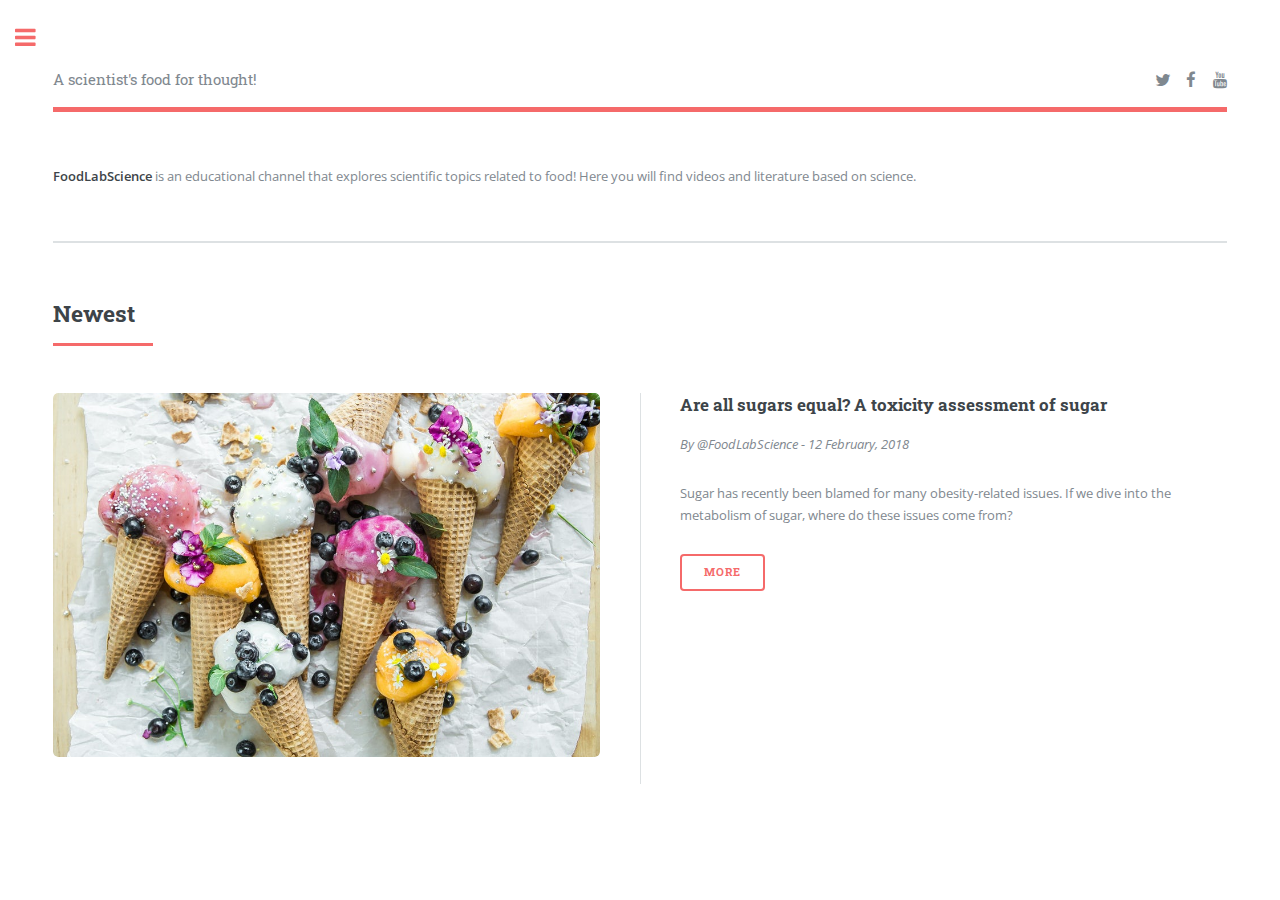
<file: index.html>
<!DOCTYPE HTML>
<!--
	Editorial by HTML5 UP
	html5up.net | @ajlkn
	Free for personal and commercial use under the CCA 3.0 license (html5up.net/license)

	Edited by Erik Sewalt @Altherion on GitHub
-->
<html>
	<head>
		<title>FoodLabScience</title>
		<meta charset="utf-8" />
		<meta name="viewport" content="width=device-width, initial-scale=1, user-scalable=no" />
		<!--[if lte IE 8]><script src="assets/js/ie/html5shiv.js"></script><![endif]-->
		<link rel="stylesheet" href="assets/css/main.css" />
		<!--[if lte IE 9]><link rel="stylesheet" href="assets/css/ie9.css" /><![endif]-->
		<!--[if lte IE 8]><link rel="stylesheet" href="assets/css/ie8.css" /><![endif]-->
	</head>
	<body>
		
		<!-- Wrapper -->
			<div id="wrapper">

				<!-- Main -->
					<div id="main">
						<div class="inner">

							<!-- Header -->
								<header id="header">
									<a href="index.html" class="logo">A scientist's food for thought!</a>
									<ul class="icons">
										<li><a href="https://twitter.com/FoodLabScience" class="icon fa-twitter"><span class="label">Twitter</span></a></li>
										<li><a href="https://www.facebook.com/Food-Lab-Science" class="icon fa-facebook"><span class="label">Facebook</span></a></li>
										<li><a href="https://www.youtube.com/channel/UCJ7dH3-QrBAUXXsVRs7VL8Q" class="icon fa-youtube"><span class="label">Youtube</span></a></li>
										
										
									</ul>
								</header>

							<!-- Banner -->
								<section id="banner">
									<div class="content">
											<p><strong>FoodLabScience</strong> is an educational channel that explores scientific topics related to food! 
											Here you will find videos and literature based on science. </p>	
									</div>
								</section>

							<!-- Section -->
								<section>
									<header class='major'>
										<h2>Newest</h2>
									</header>
									<div class='posts'>
									<article>
											<a href="https://steemit.com/science/@altherion/are-all-sugars-equal-a-toxicity-assessment-of-sugar" class="image"><img src="images/Sugar image.jpg" alt="" /></a>
									</article>
										<article>
											<h3>Are all sugars equal? A toxicity assessment of sugar</h3><p><i>By @FoodLabScience - 12 February, 2018</i></p>
												<p>Sugar has recently been blamed for many obesity-related issues. If we dive into the metabolism of sugar, where do these issues come from?</p>
											<ul class="actions">
												<li><a href="https://steemit.com/science/@altherion/are-all-sugars-equal-a-toxicity-assessment-of-sugar" class="button">More</a></li>
											</ul>
										</article>
									</div>
								</section>
							</div>
						</div>

				<!-- Sidebar -->
					<div id="sidebar">
						<div class="inner">

							<!-- Search -->
								<section id="search" class="alt">
									<form method="post" action="#">
										<input type="text" name="query" id="query" placeholder="Search" />
									</form>
								</section>

							<!-- Menu -->
								<nav id="menu">
									<header class="major">
										<h2>Menu</h2>
									</header>
									<ul>
										<li><a href="index.html">Homepage</a></li>
										<li><a href="archive.html">Archive</a></li>
										<li><a href="about.html">About</a></li>
								</nav>

							<!-- Section -->
								<section>
									<header class="major">
										<h2>Twitter</h2>  
									</header>
<a class="twitter-follow-button"
  href="https://twitter.com/FoodLabScience"
  data-show-count="false" data-show-screen-name='false'>
Follow @TwitterDev</a>
<a class="twitter-timeline" data-height="350" href="https://twitter.com/FoodLabScience?ref_src=twsrc%5Etfw">Tweets by FoodLabScience</a> <script async src="https://platform.twitter.com/widgets.js" charset="utf-8"></script>

								</section>

							<!-- Section -->
								<section>
									<header class="major">
										<h2>Contact</h2>
									</header>
									<ul class="contact">
										<li class="fa-envelope-o"><a href="#">FoodLabScience@hotmail.com</a></li>
									</ul>
								</section>

							<!-- Footer -->
								<footer id="footer">
									<p class="copyright">&copy; FoodLabScience. All rights reserved. Design: <a href="https://html5up.net">HTML5 UP</a>. Hosting: <a href='https://https://github.com/'>Github</a></p>
								</footer>

						</div>
					</div>

			</div>

		<!-- Scripts -->
			<script src="assets/js/jquery.min.js"></script>
			<script src="assets/js/skel.min.js"></script>
			<script src="assets/js/util.js"></script>
			<!--[if lte IE 8]><script src="assets/js/ie/respond.min.js"></script><![endif]-->
			<script src="assets/js/main.js"></script>

	</body>
</html>
</file>
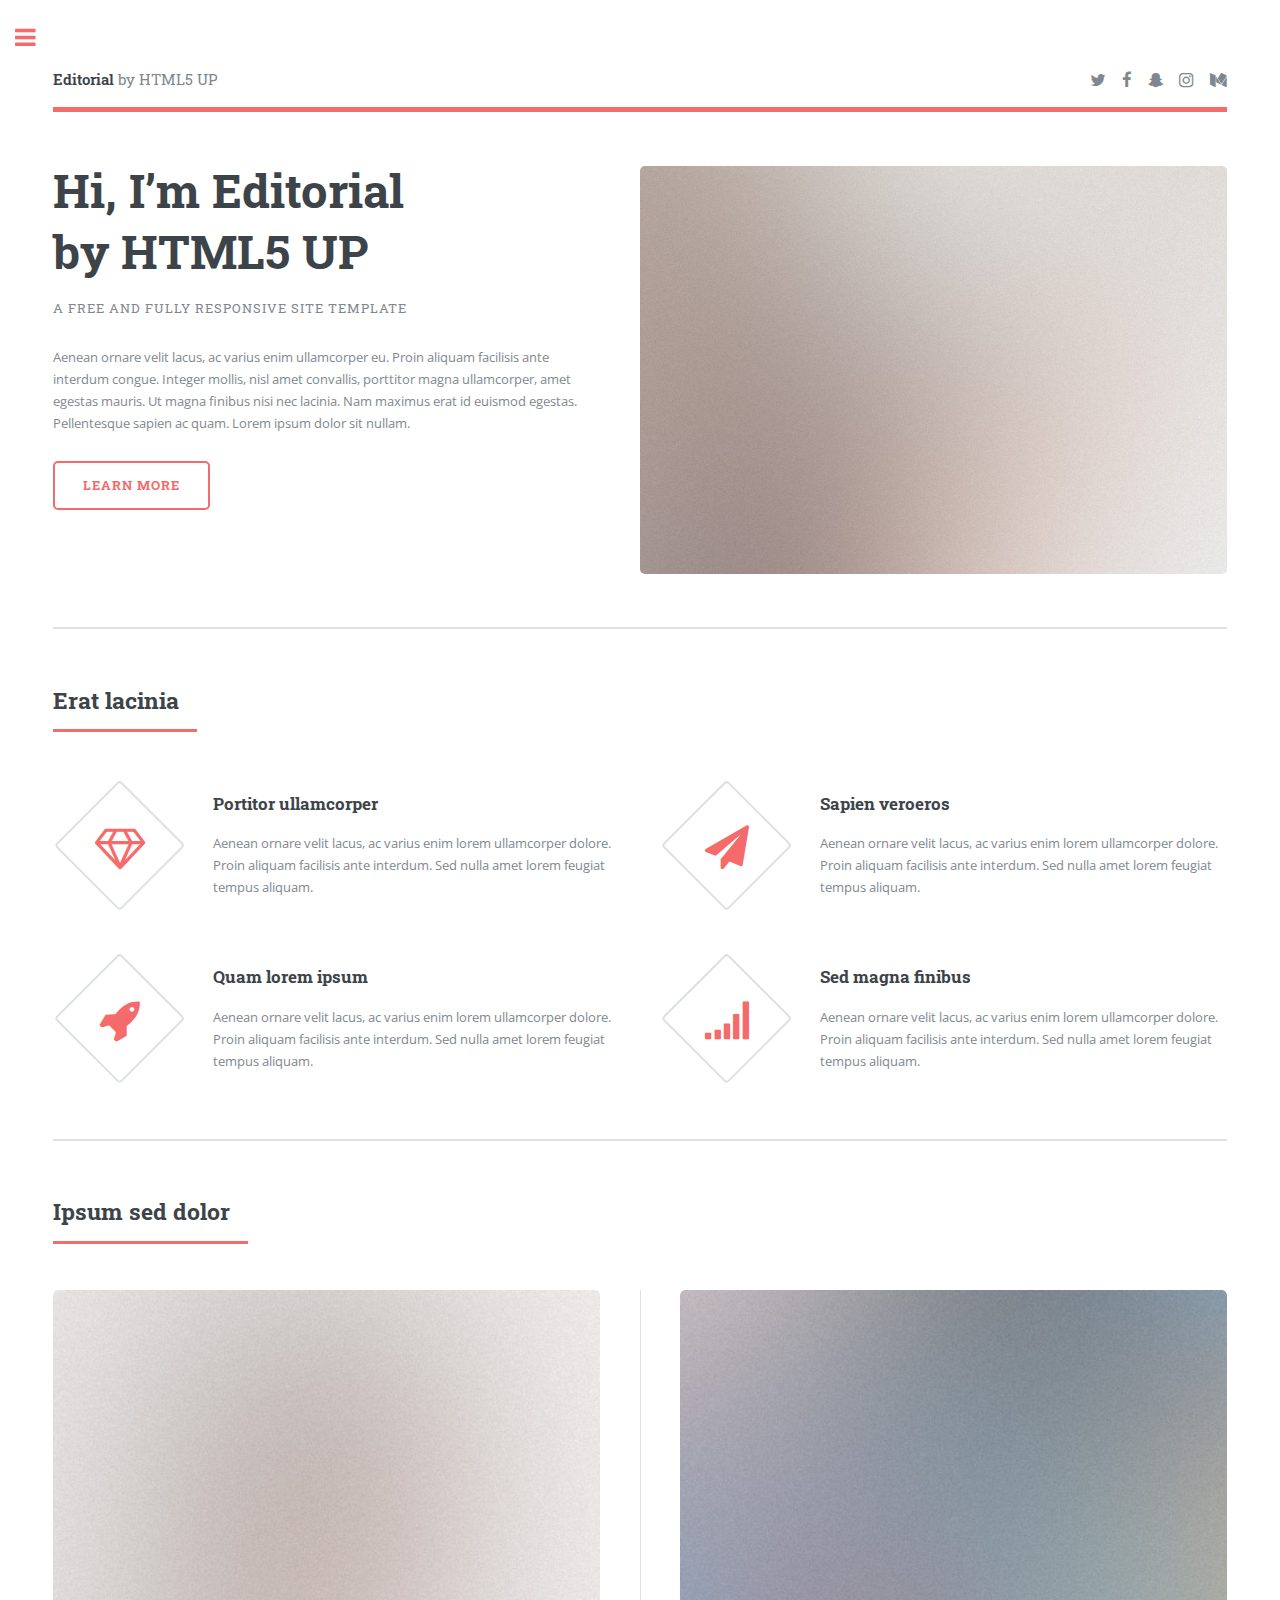
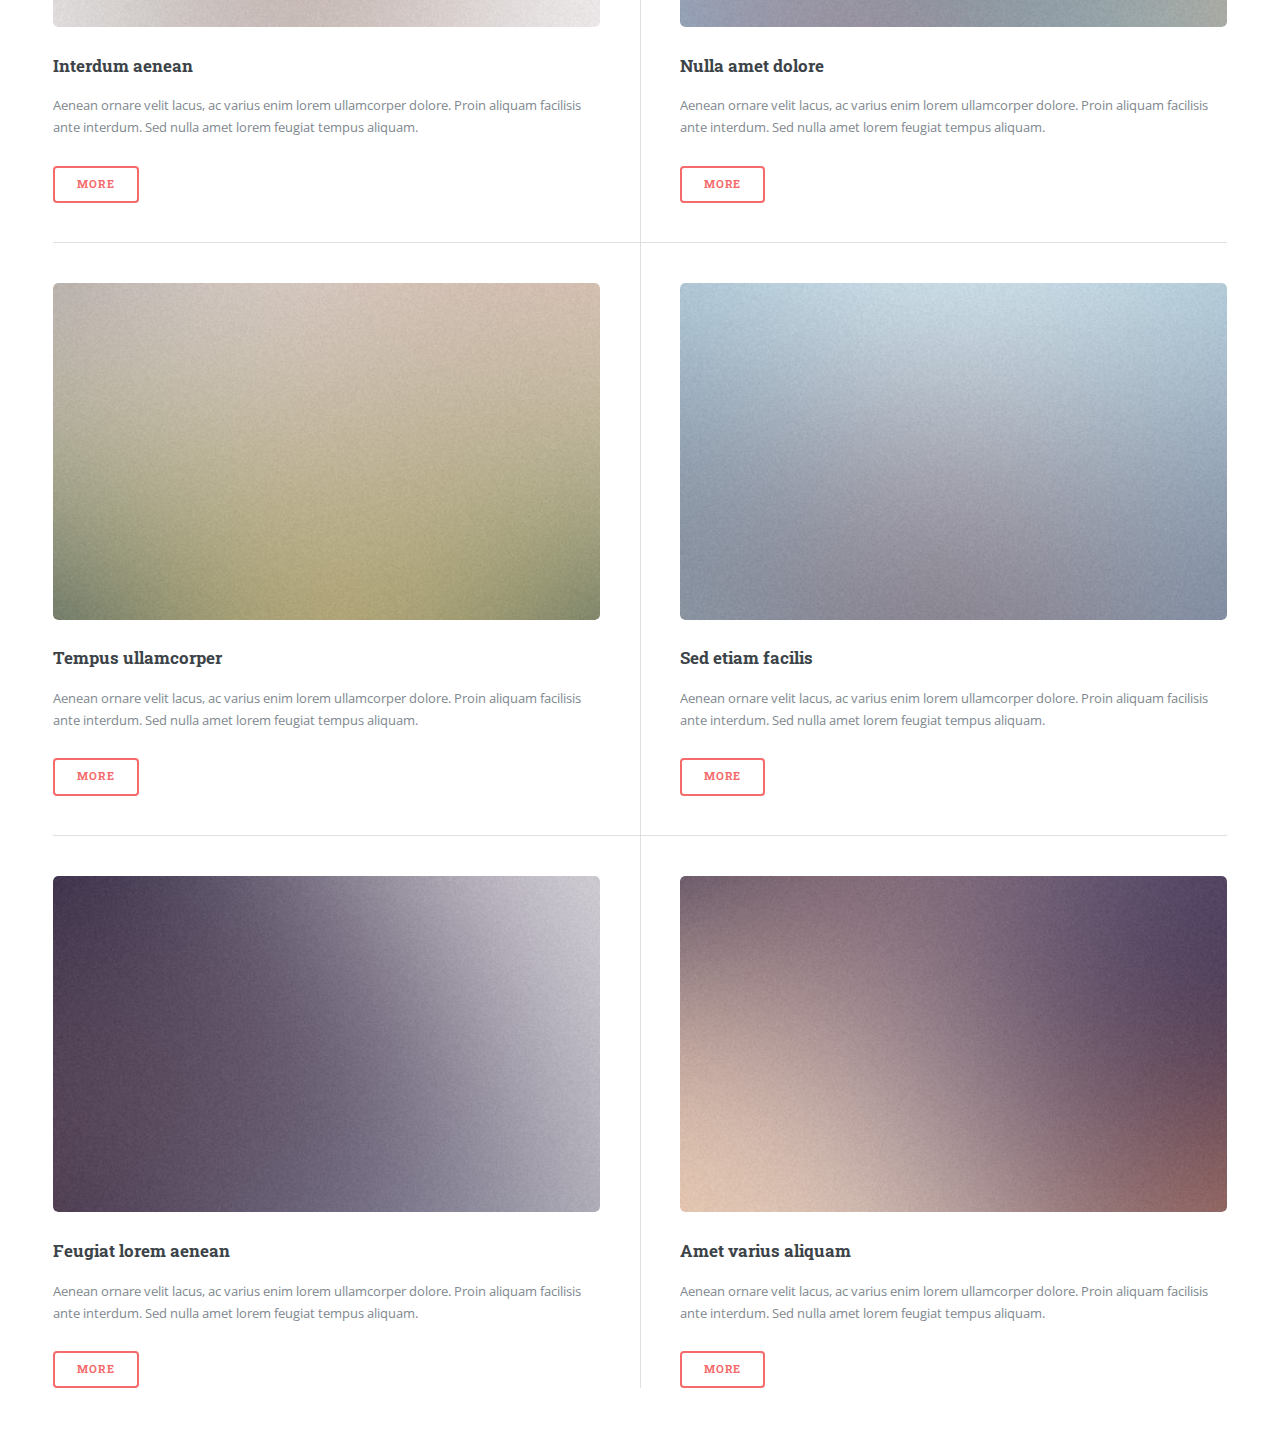
<file: html5up-editorial/index.html>
<!DOCTYPE HTML>
<!--
	Editorial by HTML5 UP
	html5up.net | @ajlkn
	Free for personal and commercial use under the CCA 3.0 license (html5up.net/license)
-->
<html>
	<head>
		<title>Editorial by HTML5 UP</title>
		<meta charset="utf-8" />
		<meta name="viewport" content="width=device-width, initial-scale=1, user-scalable=no" />
		<!--[if lte IE 8]><script src="assets/js/ie/html5shiv.js"></script><![endif]-->
		<link rel="stylesheet" href="assets/css/main.css" />
		<!--[if lte IE 9]><link rel="stylesheet" href="assets/css/ie9.css" /><![endif]-->
		<!--[if lte IE 8]><link rel="stylesheet" href="assets/css/ie8.css" /><![endif]-->
	</head>
	<body>
		<!-- hello -->
		<!-- Wrapper -->
			<div id="wrapper">

				<!-- Main -->
					<div id="main">
						<div class="inner">

							<!-- Header -->
								<header id="header">
									<a href="index.html" class="logo"><strong>Editorial</strong> by HTML5 UP</a>
									<ul class="icons">
										<li><a href="#" class="icon fa-twitter"><span class="label">Twitter</span></a></li>
										<li><a href="#" class="icon fa-facebook"><span class="label">Facebook</span></a></li>
										<li><a href="#" class="icon fa-snapchat-ghost"><span class="label">Snapchat</span></a></li>
										<li><a href="#" class="icon fa-instagram"><span class="label">Instagram</span></a></li>
										<li><a href="#" class="icon fa-medium"><span class="label">Medium</span></a></li>
									</ul>
								</header>

							<!-- Banner -->
								<section id="banner">
									<div class="content">
										<header>
											<h1>Hi, I’m Editorial<br />
											by HTML5 UP</h1>
											<p>A free and fully responsive site template</p>
										</header>
										<p>Aenean ornare velit lacus, ac varius enim ullamcorper eu. Proin aliquam facilisis ante interdum congue. Integer mollis, nisl amet convallis, porttitor magna ullamcorper, amet egestas mauris. Ut magna finibus nisi nec lacinia. Nam maximus erat id euismod egestas. Pellentesque sapien ac quam. Lorem ipsum dolor sit nullam.</p>
										<ul class="actions">
											<li><a href="#" class="button big">Learn More</a></li>
										</ul>
									</div>
									<span class="image object">
										<img src="images/pic10.jpg" alt="" />
									</span>
								</section>

							<!-- Section -->
								<section>
									<header class="major">
										<h2>Erat lacinia</h2>
									</header>
									<div class="features">
										<article>
											<span class="icon fa-diamond"></span>
											<div class="content">
												<h3>Portitor ullamcorper</h3>
												<p>Aenean ornare velit lacus, ac varius enim lorem ullamcorper dolore. Proin aliquam facilisis ante interdum. Sed nulla amet lorem feugiat tempus aliquam.</p>
											</div>
										</article>
										<article>
											<span class="icon fa-paper-plane"></span>
											<div class="content">
												<h3>Sapien veroeros</h3>
												<p>Aenean ornare velit lacus, ac varius enim lorem ullamcorper dolore. Proin aliquam facilisis ante interdum. Sed nulla amet lorem feugiat tempus aliquam.</p>
											</div>
										</article>
										<article>
											<span class="icon fa-rocket"></span>
											<div class="content">
												<h3>Quam lorem ipsum</h3>
												<p>Aenean ornare velit lacus, ac varius enim lorem ullamcorper dolore. Proin aliquam facilisis ante interdum. Sed nulla amet lorem feugiat tempus aliquam.</p>
											</div>
										</article>
										<article>
											<span class="icon fa-signal"></span>
											<div class="content">
												<h3>Sed magna finibus</h3>
												<p>Aenean ornare velit lacus, ac varius enim lorem ullamcorper dolore. Proin aliquam facilisis ante interdum. Sed nulla amet lorem feugiat tempus aliquam.</p>
											</div>
										</article>
									</div>
								</section>

							<!-- Section -->
								<section>
									<header class="major">
										<h2>Ipsum sed dolor</h2>
									</header>
									<div class="posts">
										<article>
											<a href="#" class="image"><img src="images/pic01.jpg" alt="" /></a>
											<h3>Interdum aenean</h3>
											<p>Aenean ornare velit lacus, ac varius enim lorem ullamcorper dolore. Proin aliquam facilisis ante interdum. Sed nulla amet lorem feugiat tempus aliquam.</p>
											<ul class="actions">
												<li><a href="#" class="button">More</a></li>
											</ul>
										</article>
										<article>
											<a href="#" class="image"><img src="images/pic02.jpg" alt="" /></a>
											<h3>Nulla amet dolore</h3>
											<p>Aenean ornare velit lacus, ac varius enim lorem ullamcorper dolore. Proin aliquam facilisis ante interdum. Sed nulla amet lorem feugiat tempus aliquam.</p>
											<ul class="actions">
												<li><a href="#" class="button">More</a></li>
											</ul>
										</article>
										<article>
											<a href="#" class="image"><img src="images/pic03.jpg" alt="" /></a>
											<h3>Tempus ullamcorper</h3>
											<p>Aenean ornare velit lacus, ac varius enim lorem ullamcorper dolore. Proin aliquam facilisis ante interdum. Sed nulla amet lorem feugiat tempus aliquam.</p>
											<ul class="actions">
												<li><a href="#" class="button">More</a></li>
											</ul>
										</article>
										<article>
											<a href="#" class="image"><img src="images/pic04.jpg" alt="" /></a>
											<h3>Sed etiam facilis</h3>
											<p>Aenean ornare velit lacus, ac varius enim lorem ullamcorper dolore. Proin aliquam facilisis ante interdum. Sed nulla amet lorem feugiat tempus aliquam.</p>
											<ul class="actions">
												<li><a href="#" class="button">More</a></li>
											</ul>
										</article>
										<article>
											<a href="#" class="image"><img src="images/pic05.jpg" alt="" /></a>
											<h3>Feugiat lorem aenean</h3>
											<p>Aenean ornare velit lacus, ac varius enim lorem ullamcorper dolore. Proin aliquam facilisis ante interdum. Sed nulla amet lorem feugiat tempus aliquam.</p>
											<ul class="actions">
												<li><a href="#" class="button">More</a></li>
											</ul>
										</article>
										<article>
											<a href="#" class="image"><img src="images/pic06.jpg" alt="" /></a>
											<h3>Amet varius aliquam</h3>
											<p>Aenean ornare velit lacus, ac varius enim lorem ullamcorper dolore. Proin aliquam facilisis ante interdum. Sed nulla amet lorem feugiat tempus aliquam.</p>
											<ul class="actions">
												<li><a href="#" class="button">More</a></li>
											</ul>
										</article>
									</div>
								</section>

						</div>
					</div>

				<!-- Sidebar -->
					<div id="sidebar">
						<div class="inner">

							<!-- Search -->
								<section id="search" class="alt">
									<form method="post" action="#">
										<input type="text" name="query" id="query" placeholder="Search" />
									</form>
								</section>

							<!-- Menu -->
								<nav id="menu">
									<header class="major">
										<h2>Menu</h2>
									</header>
									<ul>
										<li><a href="index.html">Homepage</a></li>
										<li><a href="generic.html">Generic</a></li>
										<li><a href="elements.html">Elements</a></li>
										<li>
											<span class="opener">Submenu</span>
											<ul>
												<li><a href="#">Lorem Dolor</a></li>
												<li><a href="#">Ipsum Adipiscing</a></li>
												<li><a href="#">Tempus Magna</a></li>
												<li><a href="#">Feugiat Veroeros</a></li>
											</ul>
										</li>
										<li><a href="#">Etiam Dolore</a></li>
										<li><a href="#">Adipiscing</a></li>
										<li>
											<span class="opener">Another Submenu</span>
											<ul>
												<li><a href="#">Lorem Dolor</a></li>
												<li><a href="#">Ipsum Adipiscing</a></li>
												<li><a href="#">Tempus Magna</a></li>
												<li><a href="#">Feugiat Veroeros</a></li>
											</ul>
										</li>
										<li><a href="#">Maximus Erat</a></li>
										<li><a href="#">Sapien Mauris</a></li>
										<li><a href="#">Amet Lacinia</a></li>
									</ul>
								</nav>

							<!-- Section -->
								<section>
									<header class="major">
										<h2>Ante interdum</h2>
									</header>
									<div class="mini-posts">
										<article>
											<a href="#" class="image"><img src="images/pic07.jpg" alt="" /></a>
											<p>Aenean ornare velit lacus, ac varius enim lorem ullamcorper dolore aliquam.</p>
										</article>
										<article>
											<a href="#" class="image"><img src="images/pic08.jpg" alt="" /></a>
											<p>Aenean ornare velit lacus, ac varius enim lorem ullamcorper dolore aliquam.</p>
										</article>
										<article>
											<a href="#" class="image"><img src="images/pic09.jpg" alt="" /></a>
											<p>Aenean ornare velit lacus, ac varius enim lorem ullamcorper dolore aliquam.</p>
										</article>
									</div>
									<ul class="actions">
										<li><a href="#" class="button">More</a></li>
									</ul>
								</section>

							<!-- Section -->
								<section>
									<header class="major">
										<h2>Get in touch</h2>
									</header>
									<p>Sed varius enim lorem ullamcorper dolore aliquam aenean ornare velit lacus, ac varius enim lorem ullamcorper dolore. Proin sed aliquam facilisis ante interdum. Sed nulla amet lorem feugiat tempus aliquam.</p>
									<ul class="contact">
										<li class="fa-envelope-o"><a href="#">information@untitled.tld</a></li>
										<li class="fa-phone">(000) 000-0000</li>
										<li class="fa-home">1234 Somewhere Road #8254<br />
										Nashville, TN 00000-0000</li>
									</ul>
								</section>

							<!-- Footer -->
								<footer id="footer">
									<p class="copyright">&copy; Untitled. All rights reserved. Demo Images: <a href="https://unsplash.com">Unsplash</a>. Design: <a href="https://html5up.net">HTML5 UP</a>.</p>
								</footer>

						</div>
					</div>

			</div>

		<!-- Scripts -->
			<script src="assets/js/jquery.min.js"></script>
			<script src="assets/js/skel.min.js"></script>
			<script src="assets/js/util.js"></script>
			<!--[if lte IE 8]><script src="assets/js/ie/respond.min.js"></script><![endif]-->
			<script src="assets/js/main.js"></script>

	</body>
</html>
</file>
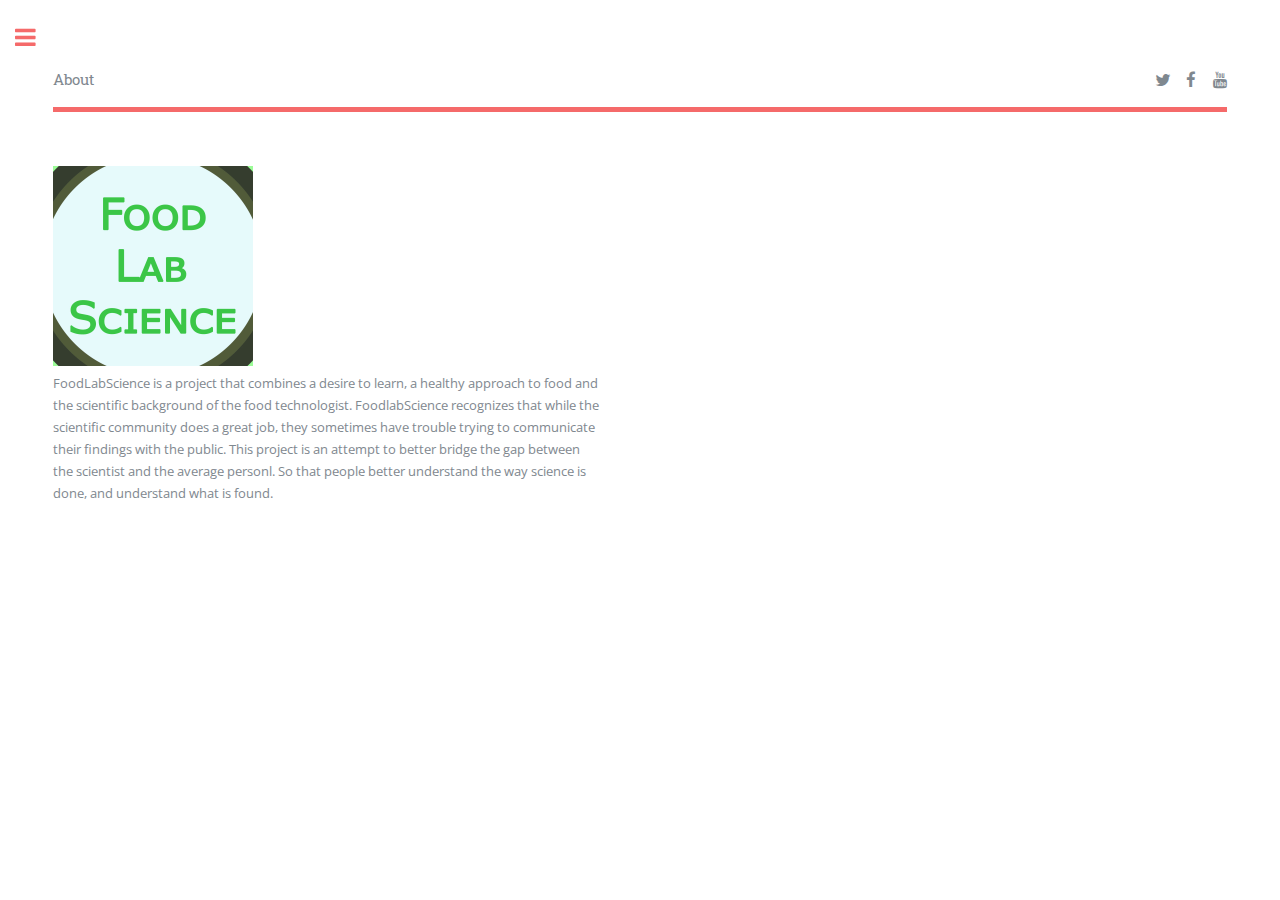
<file: about.html>
<!DOCTYPE HTML>
<!--
	Editorial by HTML5 UP
	html5up.net | @ajlkn
	Free for personal and commercial use under the CCA 3.0 license (html5up.net/license)

	Edited by Erik Sewalt @Altherion on GitHub
-->
<html>
	<head>
		<title>FoodLabScience</title>
		<meta charset="utf-8" />
		<meta name="viewport" content="width=device-width, initial-scale=1, user-scalable=no" />
		<!--[if lte IE 8]><script src="assets/js/ie/html5shiv.js"></script><![endif]-->
		<link rel="stylesheet" href="assets/css/main.css" />
		<!--[if lte IE 9]><link rel="stylesheet" href="assets/css/ie9.css" /><![endif]-->
		<!--[if lte IE 8]><link rel="stylesheet" href="assets/css/ie8.css" /><![endif]-->
	</head>
	<body>
		
		<!-- Wrapper -->
			<div id="wrapper">

				<!-- Main -->
					<div id="main">
						<div class="inner">

							<!-- Header -->
								<header id="header">
									<a href="index.html" class="logo">About</a>
									<ul class="icons">
										<li><a href="https://twitter.com/FoodLabScience" class="icon fa-twitter"><span class="label">Twitter</span></a></li>
										<li><a href="https://www.facebook.com/Food-Lab-Science" class="icon fa-facebook"><span class="label">Facebook</span></a></li>
										<li><a href="https://www.youtube.com/channel/UCJ7dH3-QrBAUXXsVRs7VL8Q" class="icon fa-youtube"><span class="label">Youtube</span></a></li>
										
									</ul>
								</header>

							<!-- Section -->
								<section>
									<div class='posts'>
										<article>
											<img src="images/Profile picture.jpg" width="200" height="200" alt="" />
											<p>FoodLabScience is a project that combines a desire to learn, a healthy approach to food and the scientific background of the food technologist. FoodlabScience recognizes that while the scientific community does a great job, they sometimes have trouble trying to communicate their findings with the public. This project is an attempt to better bridge the gap between the scientist and the average personl. So that people better understand the way science is done, and understand what is found. </p>
										</article>
									</div>
								</section>
						</div>
					</div>

				<!-- Sidebar -->
					<div id="sidebar">
						<div class="inner">

							<!-- Search -->
								<section id="search" class="alt">
									<form method="post" action="#">
										<input type="text" name="query" id="query" placeholder="Search" />
									</form>
								</section>

							<!-- Menu -->
								<nav id="menu">
									<header class="major">
										<h2>Menu</h2>
									</header>
									<ul>
										<li><a href="index.html">Homepage</a></li>
										<li><a href="archive.html">Archive</a></li>
										<li><a href="about.html">About</a></li>
								</nav>

							<!-- Section -->
								<section>
									<header class="major">
										<h2>Twitter</h2>  
									</header>
<a class="twitter-follow-button"
  href="https://twitter.com/FoodLabScience"
  data-show-count="false" data-show-screen-name='false'>
Follow @TwitterDev</a>
<a class="twitter-timeline" data-height="350" href="https://twitter.com/FoodLabScience?ref_src=twsrc%5Etfw">Tweets by FoodLabScience</a> <script async src="https://platform.twitter.com/widgets.js" charset="utf-8"></script>

								</section>

							<!-- Section -->
								<section>
									<header class="major">
										<h2>Contact</h2>
									</header>
									<ul class="contact">
										<li class="fa-envelope-o"><a href="#">FoodLabScience@hotmail.com</a></li>
									</ul>
								</section>

							<!-- Footer -->
								<footer id="footer">
									<p class="copyright">&copy; FoodLabScience. All rights reserved. Design: <a href="https://html5up.net">HTML5 UP</a>. Hosting: <a href='https://https://github.com/'>Github</a></p>
								</footer>

						</div>
					</div>

			</div>

		<!-- Scripts -->
			<script src="assets/js/jquery.min.js"></script>
			<script src="assets/js/skel.min.js"></script>
			<script src="assets/js/util.js"></script>
			<!--[if lte IE 8]><script src="assets/js/ie/respond.min.js"></script><![endif]-->
			<script src="assets/js/main.js"></script>

	</body>
</html>
</file>
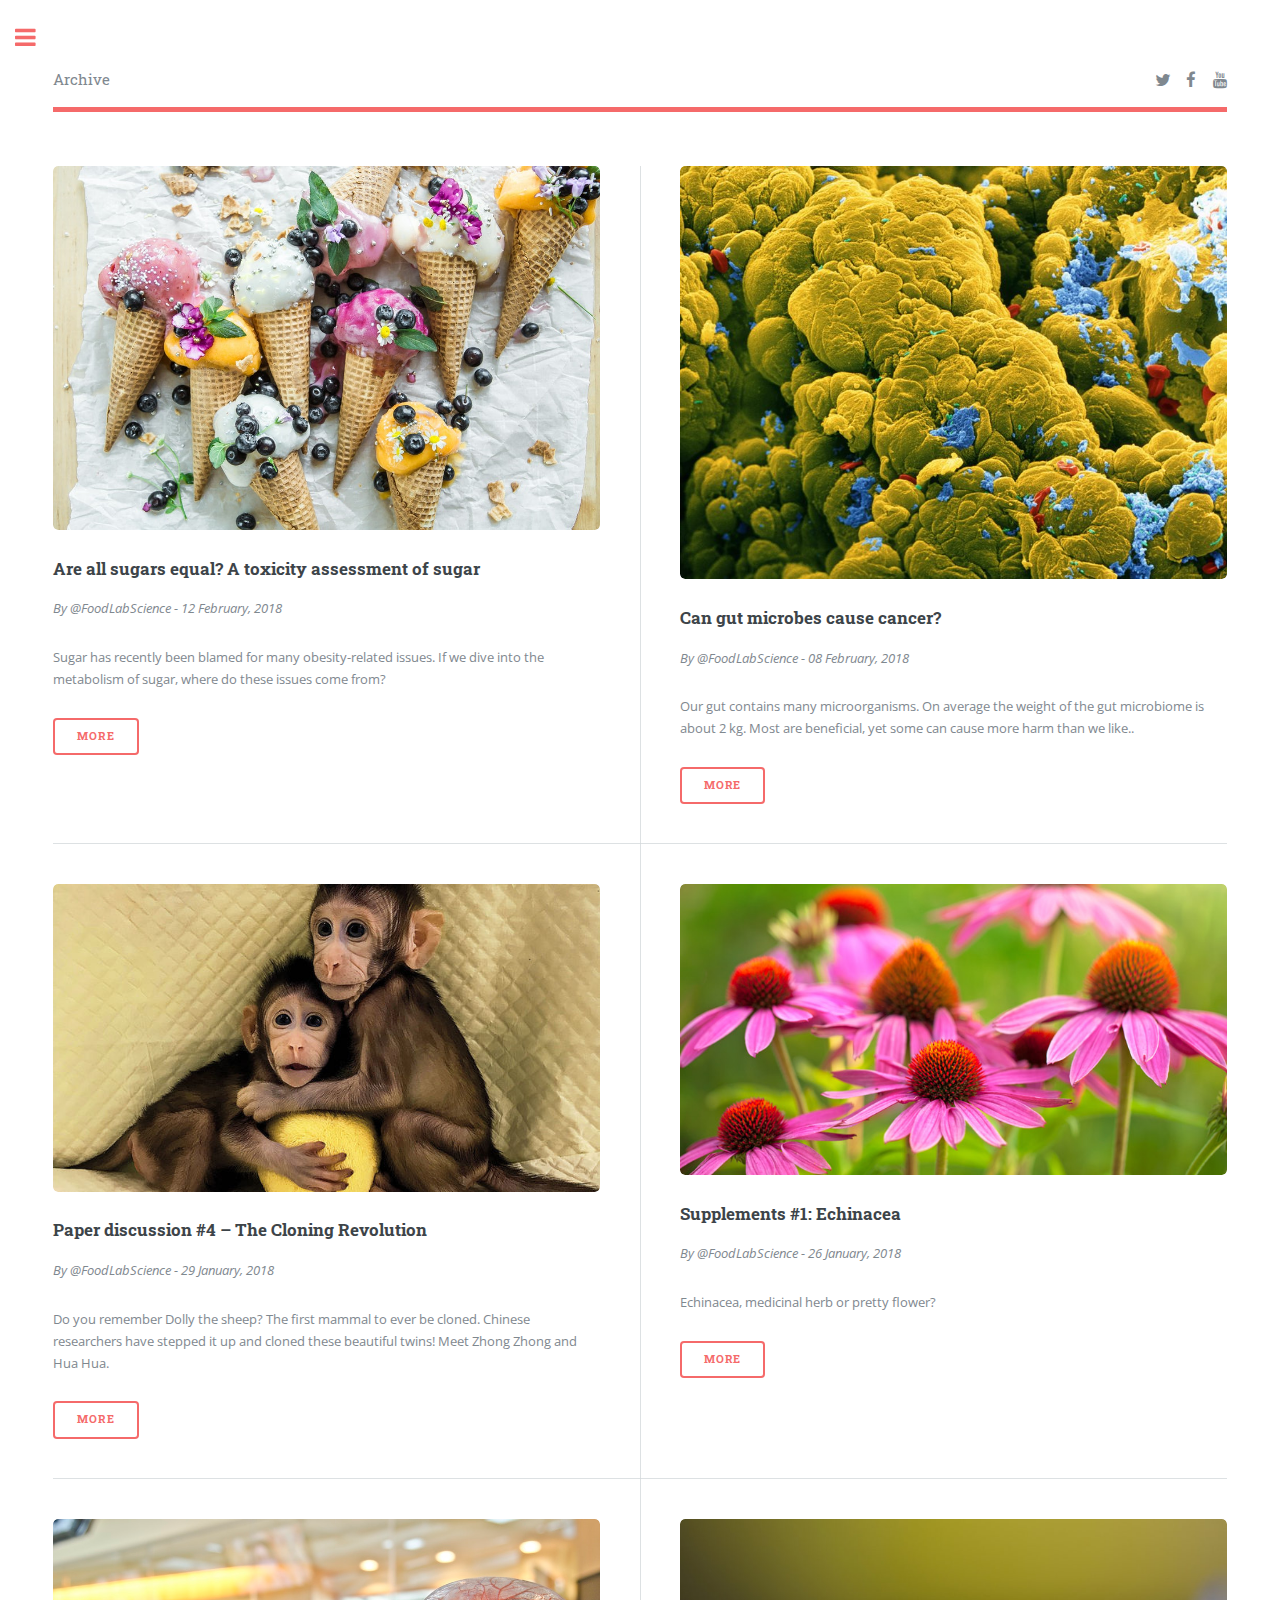
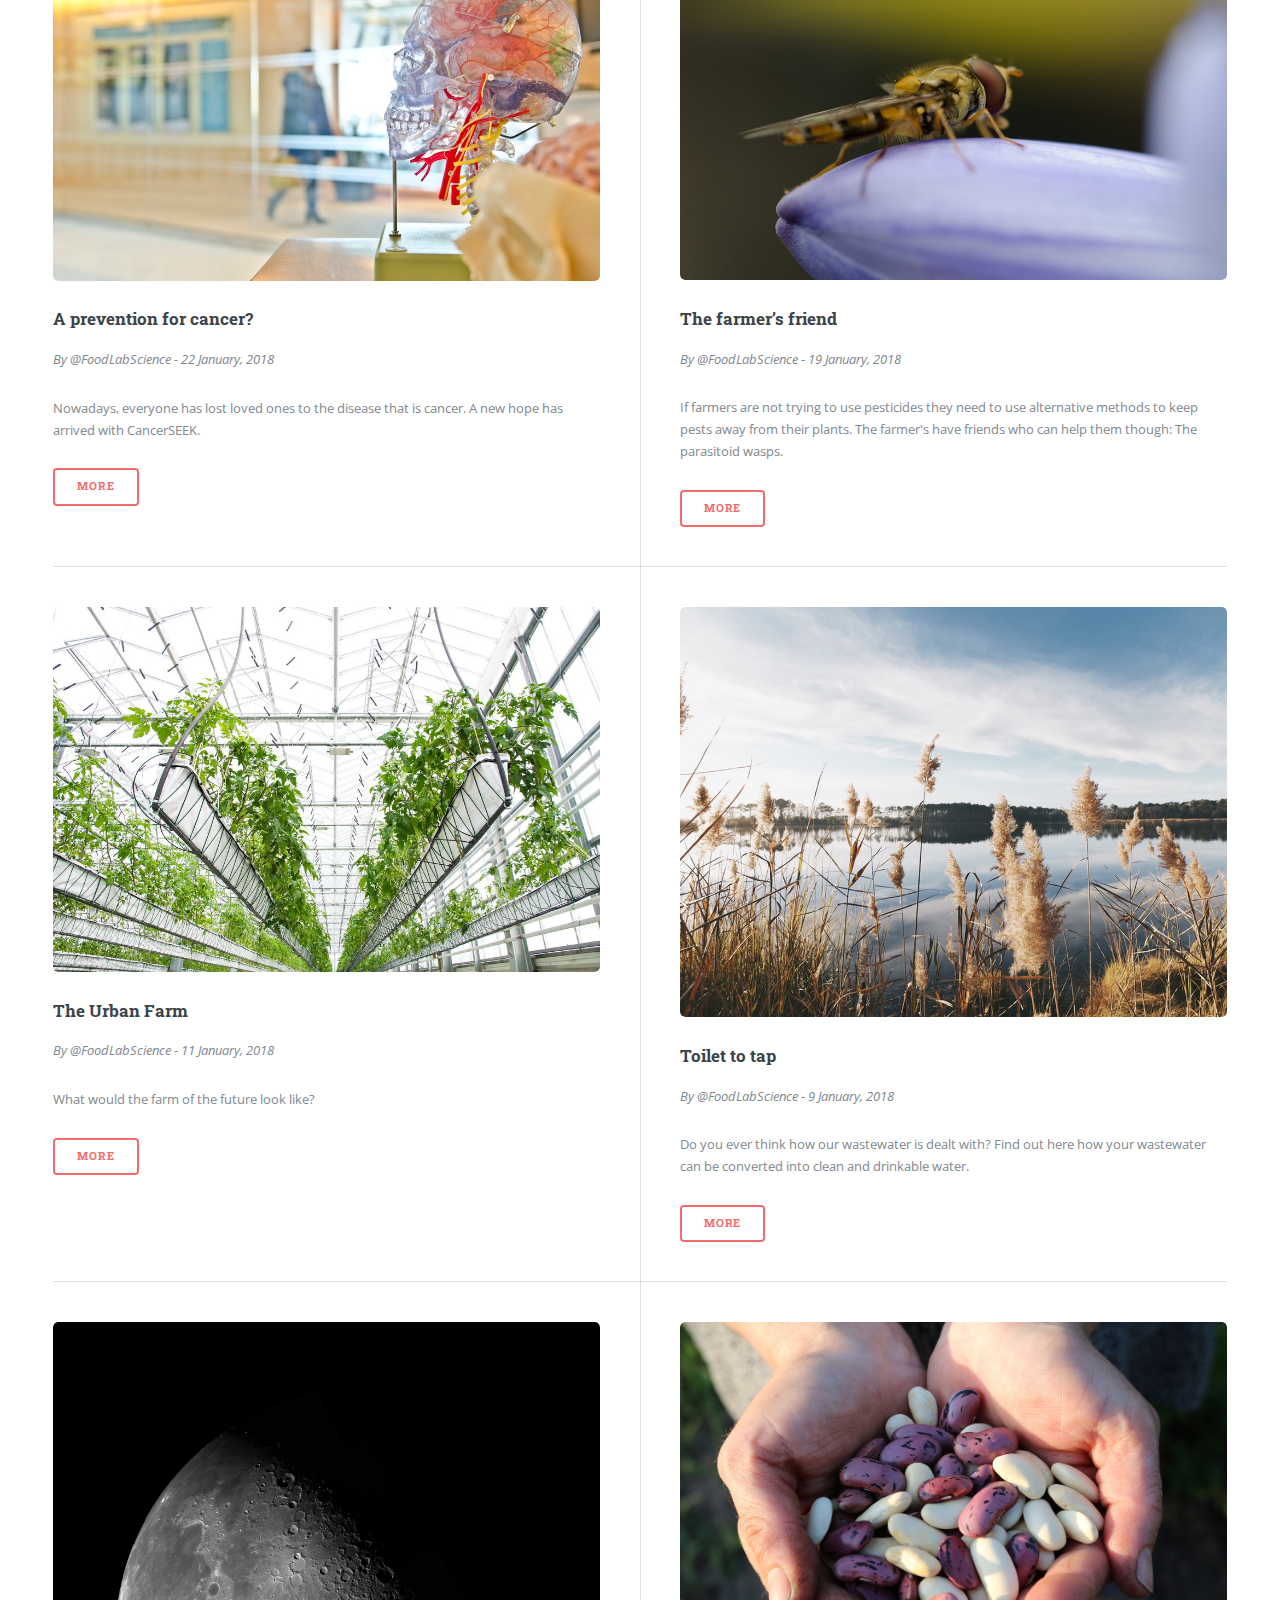
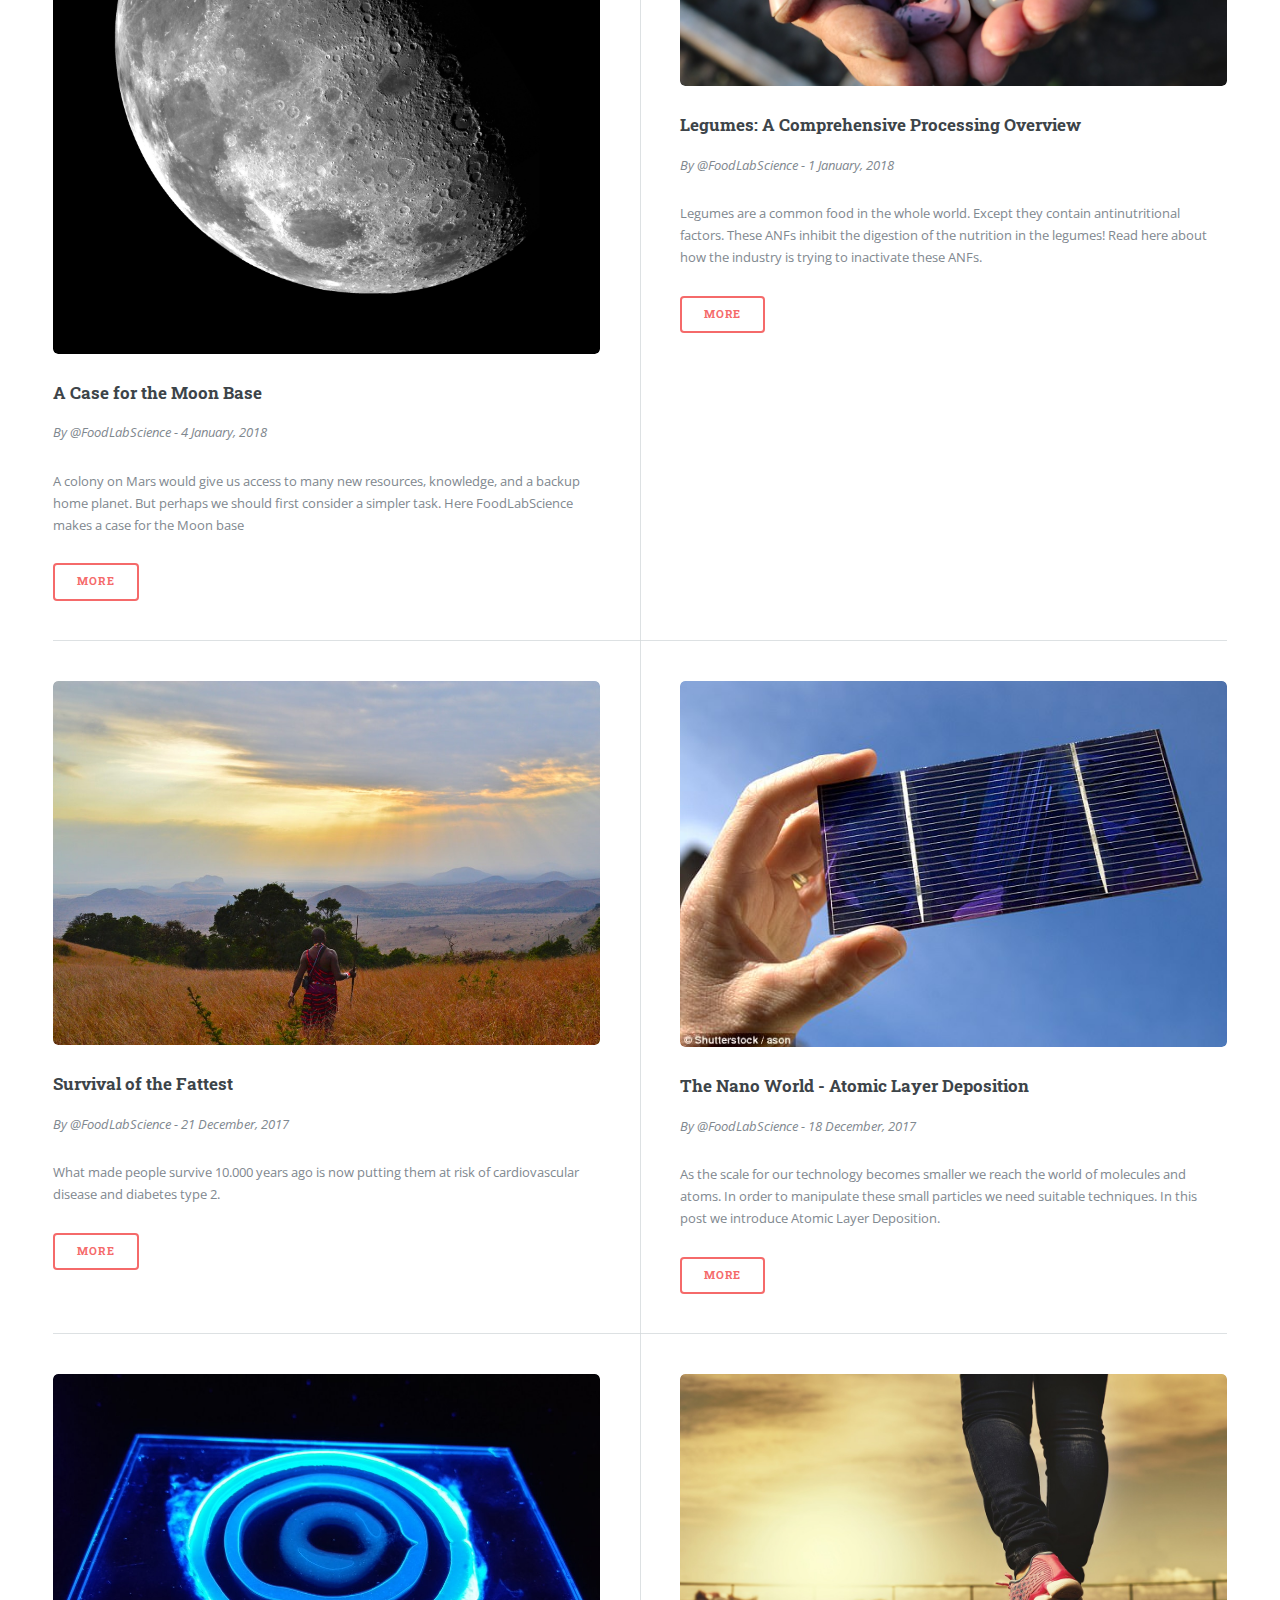
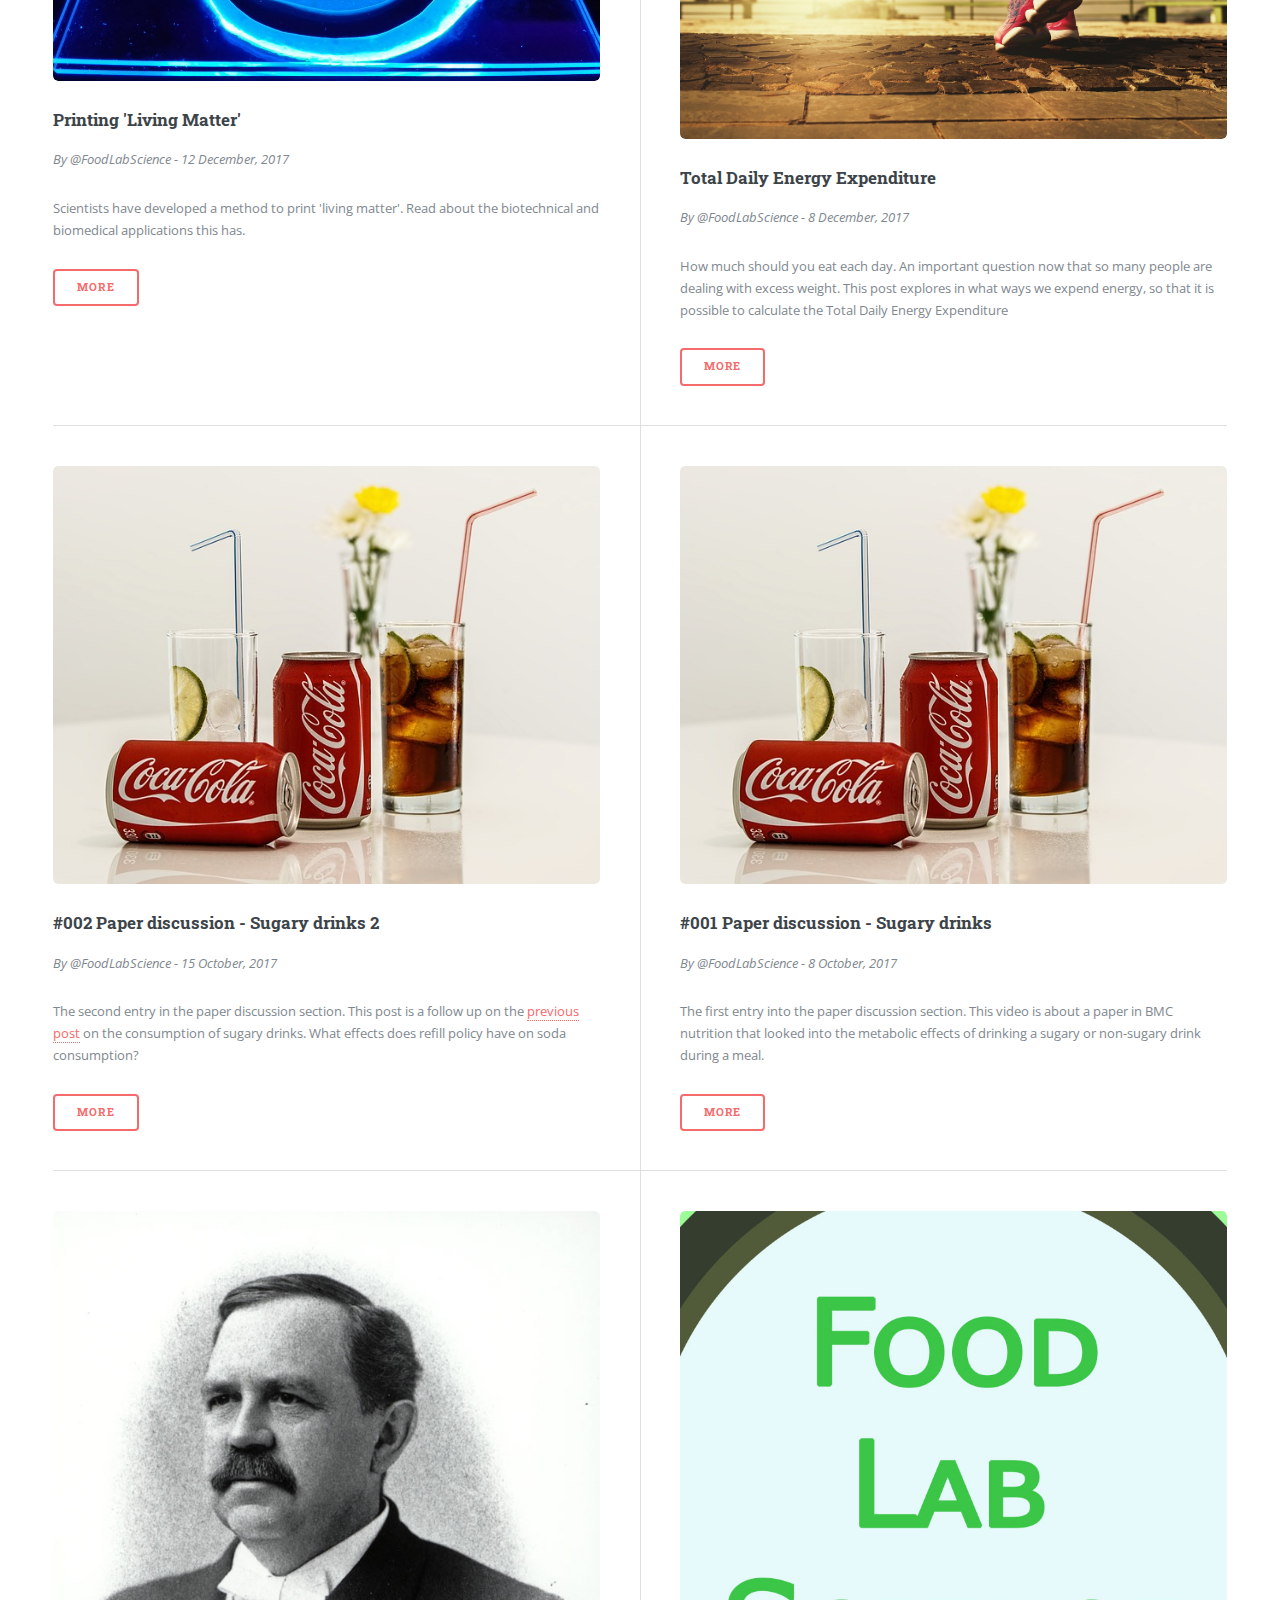
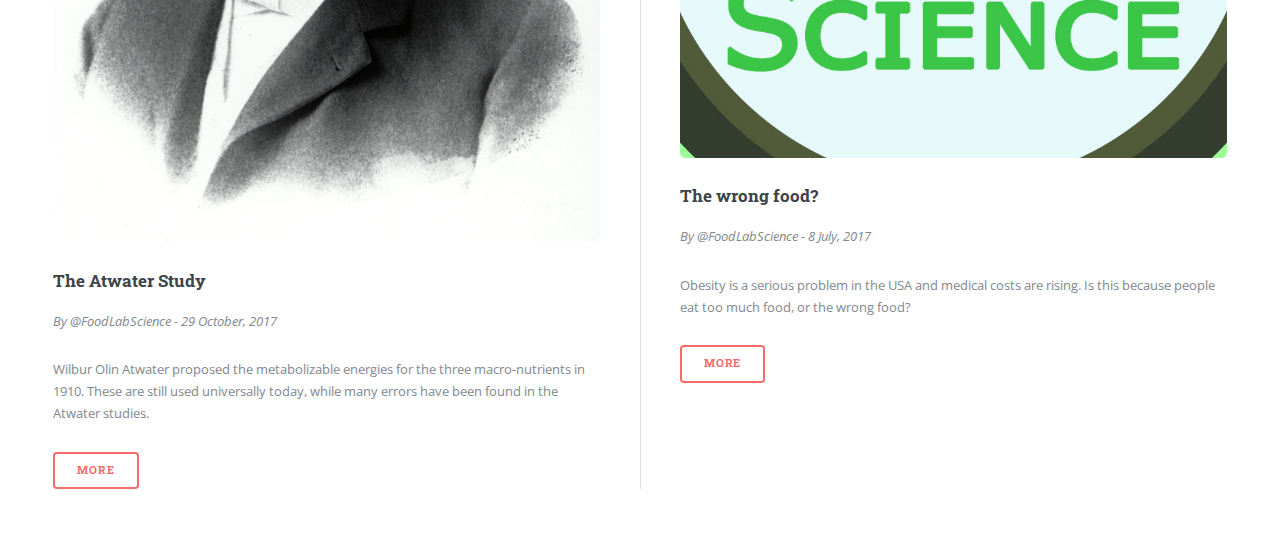
<file: archive.html>
<!DOCTYPE HTML>
<!--
	Editorial by HTML5 UP
	html5up.net | @ajlkn
	Free for personal and commercial use under the CCA 3.0 license (html5up.net/license)

	Edited by Erik Sewalt @Altherion on GitHub
-->
<html>
	<head>
		<title>FoodLabScience</title>
		<meta charset="utf-8" />
		<meta name="viewport" content="width=device-width, initial-scale=1, user-scalable=no" />
		<!--[if lte IE 8]><script src="assets/js/ie/html5shiv.js"></script><![endif]-->
		<link rel="stylesheet" href="assets/css/main.css" />
		<!--[if lte IE 9]><link rel="stylesheet" href="assets/css/ie9.css" /><![endif]-->
		<!--[if lte IE 8]><link rel="stylesheet" href="assets/css/ie8.css" /><![endif]-->
	</head>
	<body>
		
		<!-- Wrapper -->
			<div id="wrapper">

				<!-- Main -->
					<div id="main">
						<div class="inner">

							<!-- Header -->
								<header id="header">
									<a href="index.html" class="logo">Archive</a>
									<ul class="icons">
										<li><a href="https://twitter.com/FoodLabScience" class="icon fa-twitter"><span class="label">Twitter</span></a></li>
										<li><a href="https://www.facebook.com/Food-Lab-Science" class="icon fa-facebook"><span class="label">Facebook</span></a></li>
										<li><a href="https://www.youtube.com/channel/UCJ7dH3-QrBAUXXsVRs7VL8Q" class="icon fa-youtube"><span class="label">Youtube</span></a></li>
										
									</ul>
								</header>

							<!-- Section -->
								<section>
									<div class='posts'>
										<article>
											<a href="https://steemit.com/science/@altherion/are-all-sugars-equal-a-toxicity-assessment-of-sugar" class="image"><img src="images/Sugar image.jpg" alt="" /></a>
											<h3>Are all sugars equal? A toxicity assessment of sugar</h3><p><i>By @FoodLabScience - 12 February, 2018</i></p>
												<p>Sugar has recently been blamed for many obesity-related issues. If we dive into the metabolism of sugar, where do these issues come from?</p>
											<ul class="actions">
												<li><a href="https://steemit.com/science/@altherion/can-gut-microbes-cause-cancer" class="button">More</a></li>
											</ul>
										</article>
										<article>
											<a href="https://steemit.com/science/@altherion/can-gut-microbes-cause-cancer" class="image"><img src="images/Gut cancer.jpg" alt="" /></a>
											<h3>Can gut microbes cause cancer?</h3><p><i>By @FoodLabScience - 08 February, 2018</i></p>
												<p>Our gut contains many microorganisms. On average the weight of the gut microbiome is about 2 kg. Most are beneficial, yet some can cause more harm than we like..</p>
											<ul class="actions">
												<li><a href="https://steemit.com/science/@altherion/can-gut-microbes-cause-cancer" class="button">More</a></li>
											</ul>
										</article>
										<article>
											<a href="https://steemit.com/science/@altherion/paper-discussion-4-the-cloning-revolution" class="image"><img src="images/monkeys_16x9.jpg" alt="" /></a>
											<h3>Paper discussion #4 – The Cloning Revolution</h3><p><i>By @FoodLabScience - 29 January, 2018</i></p>
												<p>Do you remember Dolly the sheep? The first mammal to ever be cloned. Chinese researchers have stepped it up and cloned these beautiful twins! Meet Zhong Zhong and Hua Hua.</p>
											<ul class="actions">
												<li><a href="https://steemit.com/science/@altherion/paper-discussion-4-the-cloning-revolution" class="button">More</a></li>
											</ul>
										</article>
										<article>
											<a href="https://www.youtube.com/watch?v=FGbNIgIRYcE" class="image"><img src="images/Echinacea flwoer.jpg" alt="" /></a>
											<h3>Supplements #1: Echinacea</h3><p><i>By @FoodLabScience - 26 January, 2018</i></p>
												<p>Echinacea, medicinal herb or pretty flower?</p>
											<ul class="actions">
												<li><a href="https://steemit.com/science/@altherion/supplements-1-echinacea" class="button">More</a></li>
											</ul>
										</article>
										<article>
											<a href="https://steemit.com/science/@altherion/paper-discussion-3-a-prevention-for-cancer" class="image"><img src="images/blood.jpg" alt="" /></a>
											<h3>A prevention for cancer?</h3><p><i>By @FoodLabScience - 22 January, 2018</i></p>
												<p>Nowadays, everyone has lost loved ones to the disease that is cancer. A new hope has arrived with CancerSEEK.</p>
											<ul class="actions">
												<li><a href="https://steemit.com/science/@altherion/paper-discussion-3-a-prevention-for-cancer" class="button">More</a></li>
											</ul>
										</article>
										<article>
											<a href="https://steemit.com/science/@altherion/the-farmer-s-friend" class="image"><img src="images/Adult wasp.jpg" alt="" /></a>
											<h3>The farmer’s friend</h3><p><i>By @FoodLabScience - 19 January, 2018</i></p>
												<p>If farmers are not trying to use pesticides they need to use alternative methods to keep pests away from their plants. The farmer's have friends who can help them though: The parasitoid wasps.</p>
											<ul class="actions">
												<li><a href="https://steemit.com/science/@altherion/the-farmer-s-friend" class="button">More</a></li>
											</ul>
										</article>
										<article>
											<a href="https://steemit.com/science/@altherion/urban-farming" class="image"><img src="images/hague-urban-farm-de-schilde-netherlands-rooftop-2.jpg" alt="" /></a>
											<h3>The Urban Farm</h3><p><i>By @FoodLabScience - 11 January, 2018</i></p>
												<p>What would the farm of the future look like?</p>
											<ul class="actions">
												<li><a href="https://steemit.com/science/@altherion/urban-farming" class="button">More</a></li>
											</ul>
										</article>
											<article>
											<a href=https://steemit.com/science/@altherion/toilet-to-tap" class="image"><img src="images/river.jpg" alt="" /></a>
											<h3>Toilet to tap</h3><p><i>By @FoodLabScience - 9 January, 2018</i></p>
												<p>Do you ever think how our wastewater is dealt with? Find out here how your wastewater can be converted into clean and drinkable water.</p>
											<ul class="actions">
												<li><a href="https://steemit.com/science/@altherion/toilet-to-tap" class="button">More</a></li>
											</ul>
										</article>
										<article>
											<a href="https://steemit.com/science/@altherion/a-case-for-the-moon-base" class="image"><img src="images/nasa-43980.jpg" alt="" /></a>
											<h3>A Case for the Moon Base</h3><p><i>By @FoodLabScience - 4 January, 2018</i></p>
												<p>A colony on Mars would give us access to many new resources, knowledge, and a backup home planet. But perhaps we should first consider a simpler task. Here FoodLabScience makes a case for the Moon base</p>
											<ul class="actions">
												<li><a href="https://steemit.com/science/@altherion/a-case-for-the-moon-base" class="button">More</a></li>
											</ul>
										</article>
										<article>
											<a href="https://steemit.com/science/@altherion/legumes-a-comprehensive-processing-overview-part-1" class="image"><img  src="images/runner-beans-1835646_1280.jpg" alt="" /></a>
											<h3>Legumes: A Comprehensive Processing Overview</h3><p><i>By @FoodLabScience - 1 January, 2018</i></p>
												<p>Legumes are a common food in the whole world. Except they contain antinutritional factors. These ANFs inhibit the digestion of the nutrition in the legumes! Read here about how the industry is trying to inactivate these ANFs.</p>
											<ul class="actions">
												<li><a href="https://steemit.com/science/@altherion/legumes-a-comprehensive-processing-overview-part-1" class="button">More</a></li>
											</ul>
										</article>
										<article>
											<a href="https://steemit.com/science/@altherion/survival-of-the-fattest" class="image"><img src="images/tribe.jpg" alt="" /></a>
											<h3>Survival of the Fattest</h3><p><i>By @FoodLabScience - 21 December, 2017</i></p>
											
												<p>What made people survive 10.000 years ago is now putting them at risk of cardiovascular disease and diabetes type 2.</p>
											<ul class="actions">
												<li><a href="https://steemit.com/science/@altherion/survival-of-the-fattest" class="button">More</a></li>
											</ul>
										</article>
										<article>
											<a href="https://steemit.com/science/@altherion/the-nano-world-atomic-layer-deposition" class="image"><img src="images/solar.jpg" alt="" /></a>
											<h3>The Nano World - Atomic Layer Deposition</h3><p><i>By @FoodLabScience - 18 December, 2017</i></p>
											
												<p>As the scale for our technology becomes smaller we reach the world of molecules and atoms. In order to manipulate these small particles we need suitable techniques. In this post we introduce Atomic Layer Deposition.</p>
											<ul class="actions">
												<li><a href="https://steemit.com/science/@altherion/the-nano-world-atomic-layer-deposition" class="button">More</a></li>
											</ul>
										</article>
										<article>
											<a href="https://steemit.com/science/@altherion/printing-living-matter" class="image"><img src="images/rsz_schaffner10hr-2_small.jpg" alt="" /></a>
											<h3>Printing 'Living Matter'</h3><p><i>By @FoodLabScience - 12 December, 2017</i></p>
											
												<p>Scientists have developed a method to print 'living matter'. Read about the biotechnical and biomedical applications this has.</p>
											<ul class="actions">
												<li><a href="https://steemit.com/science/@altherion/printing-living-matter" class="button">More</a></li>
											</ul>
										</article>	
										<article>
											<a href="https://steemit.com/science/@altherion/total-daily-energy-expenditure" class="image"><img src="images/walk-2635038_1280.jpg" alt="" /></a>
											<h3>Total Daily Energy Expenditure</h3><p><i>By @FoodLabScience - 8 December, 2017</i></p>
											
												<p>How much should you eat each day. An important question now that so many people are dealing with excess weight. This post explores in what ways we expend energy, so that it is possible to calculate the Total Daily Energy Expenditure</p>
											<ul class="actions">
												<li><a href="https://steemit.com/science/@altherion/total-daily-energy-expenditure" class="button">More</a></li>
											</ul>
										</article>			
										<article>
											<a href="art4.html" class="image"><img src="images/coca-cola-462776_640.jpg" alt="" /></a>
											<h3>#002 Paper discussion - Sugary drinks 2</h3><p><i>By @FoodLabScience - 15 October, 2017</i></p>
											
												<p>The second entry in the paper discussion section. This post is a follow up on the <a href="art3.html">previous post</a> on the consumption of sugary drinks. What effects does refill policy have on soda consumption?</p>
											<ul class="actions">
												<li><a href="art4.html" class="button">More</a></li>
											</ul>
										</article>
										<article>
											<a href="art3.html" class="image"><img src="images/coca-cola-462776_640.jpg" alt="" /></a>
											<h3>#001 Paper discussion - Sugary drinks</h3><p><i>By @FoodLabScience - 8 October, 2017</i></p>
											
												<p>The first entry into the paper discussion section. This video is about a paper in BMC nutrition that looked into the metabolic effects of drinking a sugary or non-sugary drink during a meal.</p>
											<ul class="actions">
												<li><a href="art3.html" class="button">More</a></li>
											</ul>
										</article>
										<article>
											<a href="art2.html" class="image"><img src="images/Wilbur_Atwater.jpg" alt="" /></a>
											<h3>The Atwater Study</h3>
											<p><i>By @FoodLabScience - 29 October, 2017</i></p>
											<p>Wilbur Olin Atwater proposed the metabolizable energies for the three macro-nutrients in 1910. These are still used universally today, while many errors have been found in the Atwater studies.</p>
											<ul class="actions">
												<li><a href="art2.html" class="button">More</a></li>
											</ul>
										</article>
										<article>
											<a href="art1.html" class="image"><img src="images/Profile picture.jpg" alt="" /></a>
											<h3>The wrong food?</h3>
											<p><i>By @FoodLabScience - 8 July, 2017</i></p>
											<p>Obesity is a serious problem in the USA and medical costs are rising. Is this because people eat too much food, or the wrong food?</p>
											<ul class="actions">
												<li><a href="art1.html" class="button">More</a></li>
											</ul>
										</article>
									</div>
								</section>
						</div>
					</div>

				<!-- Sidebar -->
					<div id="sidebar">
						<div class="inner">

							<!-- Search -->
								<section id="search" class="alt">
									<form method="post" action="#">
										<input type="text" name="query" id="query" placeholder="Search" />
									</form>
								</section>

							<!-- Menu -->
								<nav id="menu">
									<header class="major">
										<h2>Menu</h2>
									</header>
									<ul>
										<li><a href="index.html">Homepage</a></li>
										<li><a href="archive.html">Archive</a></li>
										<li><a href="about.html">About</a></li>
								</nav>

								<section>
									<header class="major">
										<h2>Twitter</h2>  
									</header>
<a class="twitter-follow-button"
  href="https://twitter.com/FoodLabScience"
  data-show-count="false" data-show-screen-name='false'>
Follow @TwitterDev</a>
<a class="twitter-timeline" data-height="350" href="https://twitter.com/FoodLabScience?ref_src=twsrc%5Etfw">Tweets by FoodLabScience</a> <script async src="https://platform.twitter.com/widgets.js" charset="utf-8"></script>

								</section>

							<!-- Section -->
								<section>
									<header class="major">
										<h2>Contact</h2>
									</header>
									<ul class="contact">
										<li class="fa-envelope-o"><a href="#">FoodLabScience@hotmail.com</a></li>
									</ul>
								</section>

							<!-- Footer -->
								<footer id="footer">
									<p class="copyright">&copy; FoodLabScience. All rights reserved. Design: <a href="https://html5up.net">HTML5 UP</a>. Hosting: <a href='https://https://github.com/'>Github</a></p>
								</footer>

						</div>
					</div>

			</div>

		<!-- Scripts -->
			<script src="assets/js/jquery.min.js"></script>
			<script src="assets/js/skel.min.js"></script>
			<script src="assets/js/util.js"></script>
			<!--[if lte IE 8]><script src="assets/js/ie/respond.min.js"></script><![endif]-->
			<script src="assets/js/main.js"></script>

	</body>
</html>
</file>
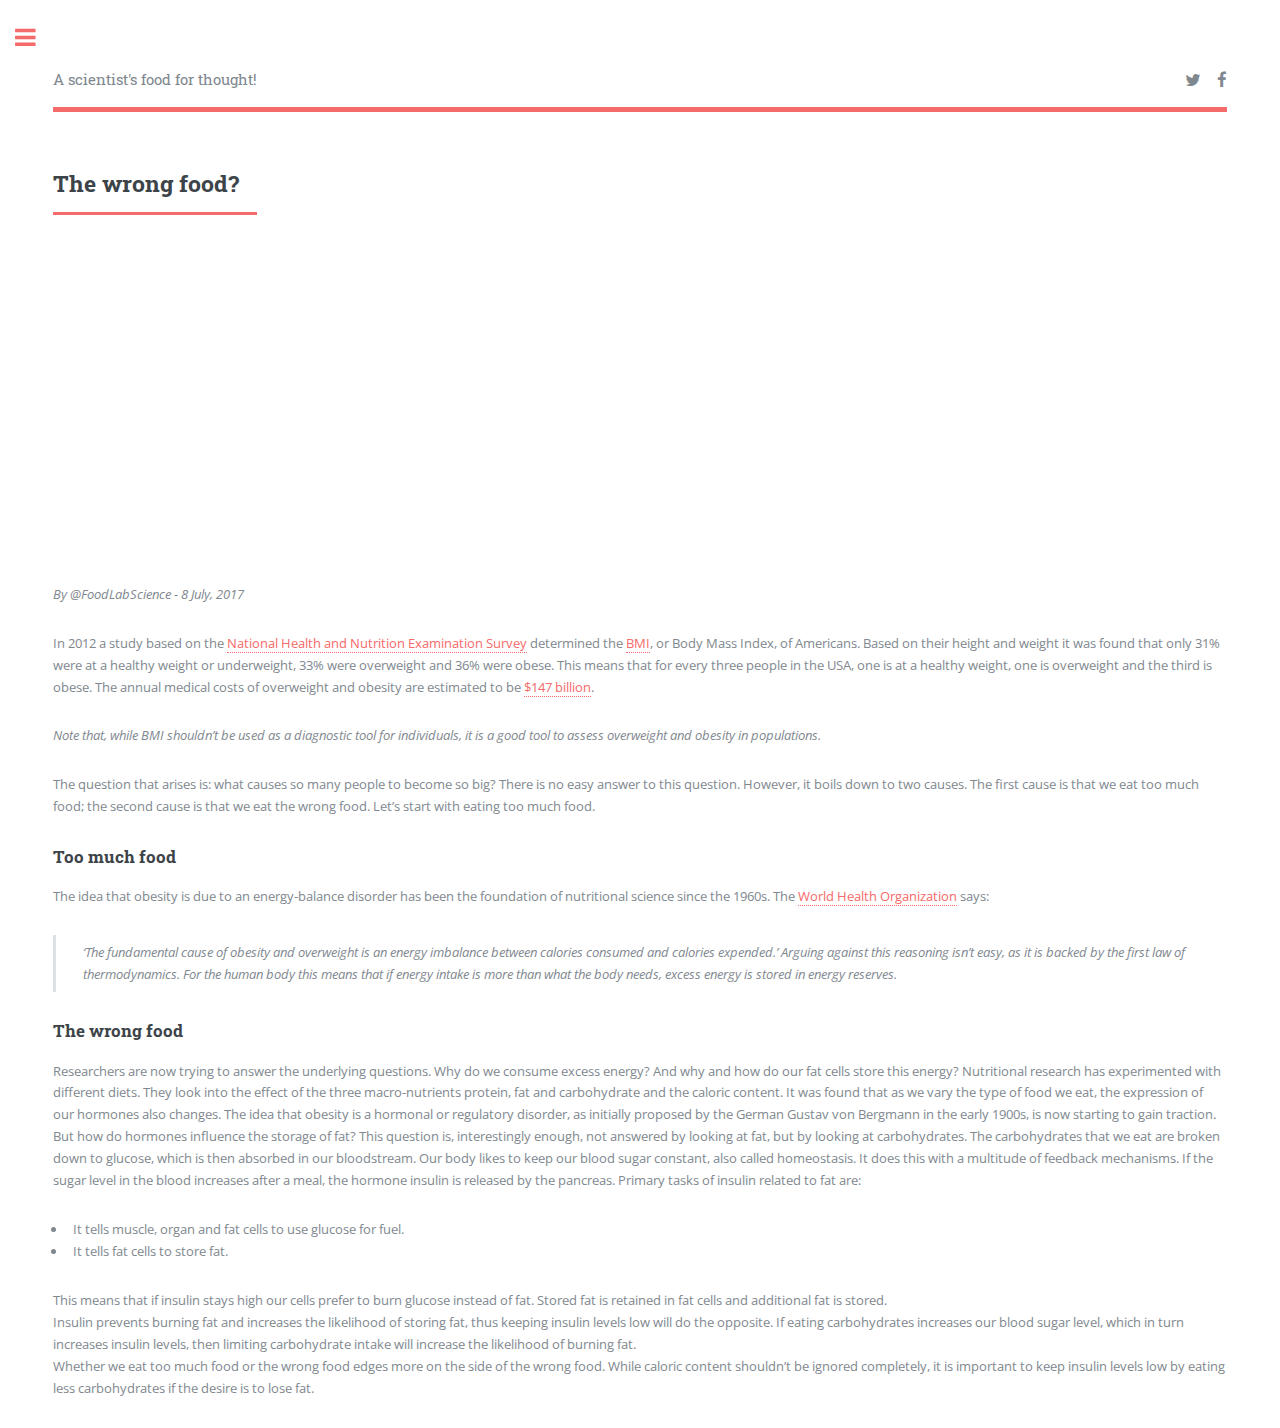
<file: art1.html>
<!DOCTYPE HTML>
<!--
	Editorial by HTML5 UP
	html5up.net | @ajlkn
	Free for personal and commercial use under the CCA 3.0 license (html5up.net/license)

	Edited by Erik Sewalt @Altherion on GitHub
-->
<html>
	<head>
		<title>FoodLabScience</title>
		<meta charset="utf-8" />
		<meta name="viewport" content="width=device-width, initial-scale=1, user-scalable=no" />
		<!--[if lte IE 8]><script src="assets/js/ie/html5shiv.js"></script><![endif]-->
		<link rel="stylesheet" href="assets/css/main.css" />
		<!--[if lte IE 9]><link rel="stylesheet" href="assets/css/ie9.css" /><![endif]-->
		<!--[if lte IE 8]><link rel="stylesheet" href="assets/css/ie8.css" /><![endif]-->
	</head>
	<body>
		
		<!-- Wrapper -->
			<div id="wrapper">

				<!-- Main -->
					<div id="main">
						<div class="inner">

							<!-- Header -->
								<header id="header">
									<a href="index.html" class="logo">A scientist's food for thought!</a>
									<ul class="icons">
										<li><a href="https://twitter.com/FoodLabScience" class="icon fa-twitter"><span class="label">Twitter</span></a></li>
										<li><a href="https://www.facebook.com/Food-Lab-Science" class="icon fa-facebook"><span class="label">Facebook</span></a></li>
										
									</ul>
								</header>

							<!-- Section -->
								<section>
									<header class='major'>
										<h2>The wrong food?</h2>
									</header>
									<div class='"content"'>
										<iframe 
											width="560" height="315"  src="https://www.youtube.com/embed/V6HPSXQBpB0" frameborder="0" allowfullscreen></iframe> 
											<article>
											<p><i>By @FoodLabScience - 8 July, 2017</i></p>
											<p>In 2012 a study based on the <a href="http://jamanetwork.com/journals/jama/fullarticle/1104933" >National Health and Nutrition Examination Survey</a> determined the <a href:"https://www.cdc.gov/healthyweight/assessing/bmi/adult_bmi/">BMI</a>, or Body Mass Index, of Americans. Based on their height and weight it was found that only 31% were at a healthy weight or underweight, 33% were overweight and 36% were obese. This means that for every three people in the USA, one is at a healthy weight, one is overweight and the third is obese. The annual medical costs of overweight and obesity are estimated to be <a href=”https://www.ncbi.nlm.nih.gov/pubmed/19635784” >$147 billion</a>.<br/>
											</p><p><i>Note that, while BMI shouldn’t be used as a diagnostic tool for individuals, it is a good tool to assess overweight and obesity in populations.</i></p><p>
											The question that arises is: what causes so many people to become so big? There is no easy answer to this question. However, it boils down to two causes. The first cause is that we eat too much food; the second cause is that we eat the wrong food. Let’s start with eating too much food. <br/></p>
											<h3>Too much food</h3>
											<p>The idea that obesity is due to an energy-balance disorder has been the foundation of nutritional science since the 1960s. The <a href="http://www.who.int/en/">World Health Organization</a> says: 
												<blockquote>‘The fundamental cause of obesity and overweight is an energy imbalance between calories consumed and calories expended.’ Arguing against this reasoning isn’t easy, as it is backed by the first law of thermodynamics. For the human body this means that if energy intake is more than what the body needs, excess energy is stored in energy reserves.<br/></blockquote></p>
											<h3> The wrong food</h3>
											<p>Researchers are now trying to answer the underlying questions. Why do we consume excess energy? And why and how do our fat cells store this energy? Nutritional research has experimented with different diets. They look into the effect of the three macro-nutrients protein, fat and carbohydrate and the caloric content. It was found that as we vary the type of food we eat, the expression of our hormones also changes. The idea that obesity is a hormonal or regulatory disorder, as initially proposed by the German Gustav von Bergmann in the early 1900s, is now starting to gain traction.<br/>
											But how do hormones influence the storage of fat? This question is, interestingly enough, not answered by looking at fat, but by looking at carbohydrates. The carbohydrates that we eat are broken down to glucose, which is then absorbed in our bloodstream. Our body likes to keep our blood sugar constant, also called homeostasis. It does this with a multitude of feedback mechanisms. If the sugar level in the blood increases after a meal, the hormone insulin is released by the pancreas. Primary tasks of insulin related to fat are:
											<ul>
												<li>It tells muscle, organ and fat cells to use glucose for fuel.</li>
												<li>It tells fat cells to store fat. </li>
											</ul>
											This means that if insulin stays high our cells prefer to burn glucose instead of fat. Stored fat is retained in fat cells and additional fat is stored.<br/>
											Insulin prevents burning fat and increases the likelihood of storing fat, thus keeping insulin levels low will do the opposite. If eating carbohydrates increases our blood sugar level, which in turn increases insulin levels, then limiting carbohydrate intake will increase the likelihood of burning fat.<br/>
											Whether we eat too much food or the wrong food edges more on the side of the wrong food. While caloric content shouldn’t be ignored completely, it is important to keep insulin levels low by eating less carbohydrates if the desire is to lose fat.
									</div>
								</section>
						</div>
					</div>

				<!-- Sidebar -->
					<div id="sidebar">
						<div class="inner">

							<!-- Search -->
								<section id="search" class="alt">
									<form method="post" action="#">
										<input type="text" name="query" id="query" placeholder="Search" />
									</form>
								</section>

							<!-- Menu -->
								<nav id="menu">
									<header class="major">
										<h2>Menu</h2>
									</header>
									<ul>
										<li><a href="index.html">Homepage</a></li>
										<li><a href="archive.html">Archive</a></li>
										<li><a href="about.html">About</a></li>
								</nav>

							<!-- Section -->
								<section>
									<header class="major">
										<h2>Twitter</h2>
									</header>
									<div class="mini-posts">
							<!-- Section -->
								<section>
									<header class="major">
										<h2>Twitter</h2>  
									</header>
<a class="twitter-follow-button"
  href="https://twitter.com/FoodLabScience"
  data-show-count="false" data-show-screen-name='false'>
Follow @TwitterDev</a>
<a class="twitter-timeline" data-height="350" href="https://twitter.com/FoodLabScience?ref_src=twsrc%5Etfw">Tweets by FoodLabScience</a> <script async src="https://platform.twitter.com/widgets.js" charset="utf-8"></script>

								</section>

							<!-- Section -->
								<section>
									<header class="major">
										<h2>Contact</h2>
									</header>
									<ul class="contact">
										<li class="fa-envelope-o"><a href="#">FoodLabScience@hotmail.com</a></li>
									</ul>
								</section>

							<!-- Footer -->
								<footer id="footer">
									<p class="copyright">&copy; FoodLabScience. All rights reserved. Design: <a href="https://html5up.net">HTML5 UP</a>. Hosting: <a href='https://https://github.com/'>Github</a></p>
								</footer>

						</div>
					</div>

			</div>

		<!-- Scripts -->
			<script src="assets/js/jquery.min.js"></script>
			<script src="assets/js/skel.min.js"></script>
			<script src="assets/js/util.js"></script>
			<!--[if lte IE 8]><script src="assets/js/ie/respond.min.js"></script><![endif]-->
			<script src="assets/js/main.js"></script>

	</body>
</html>
</file>
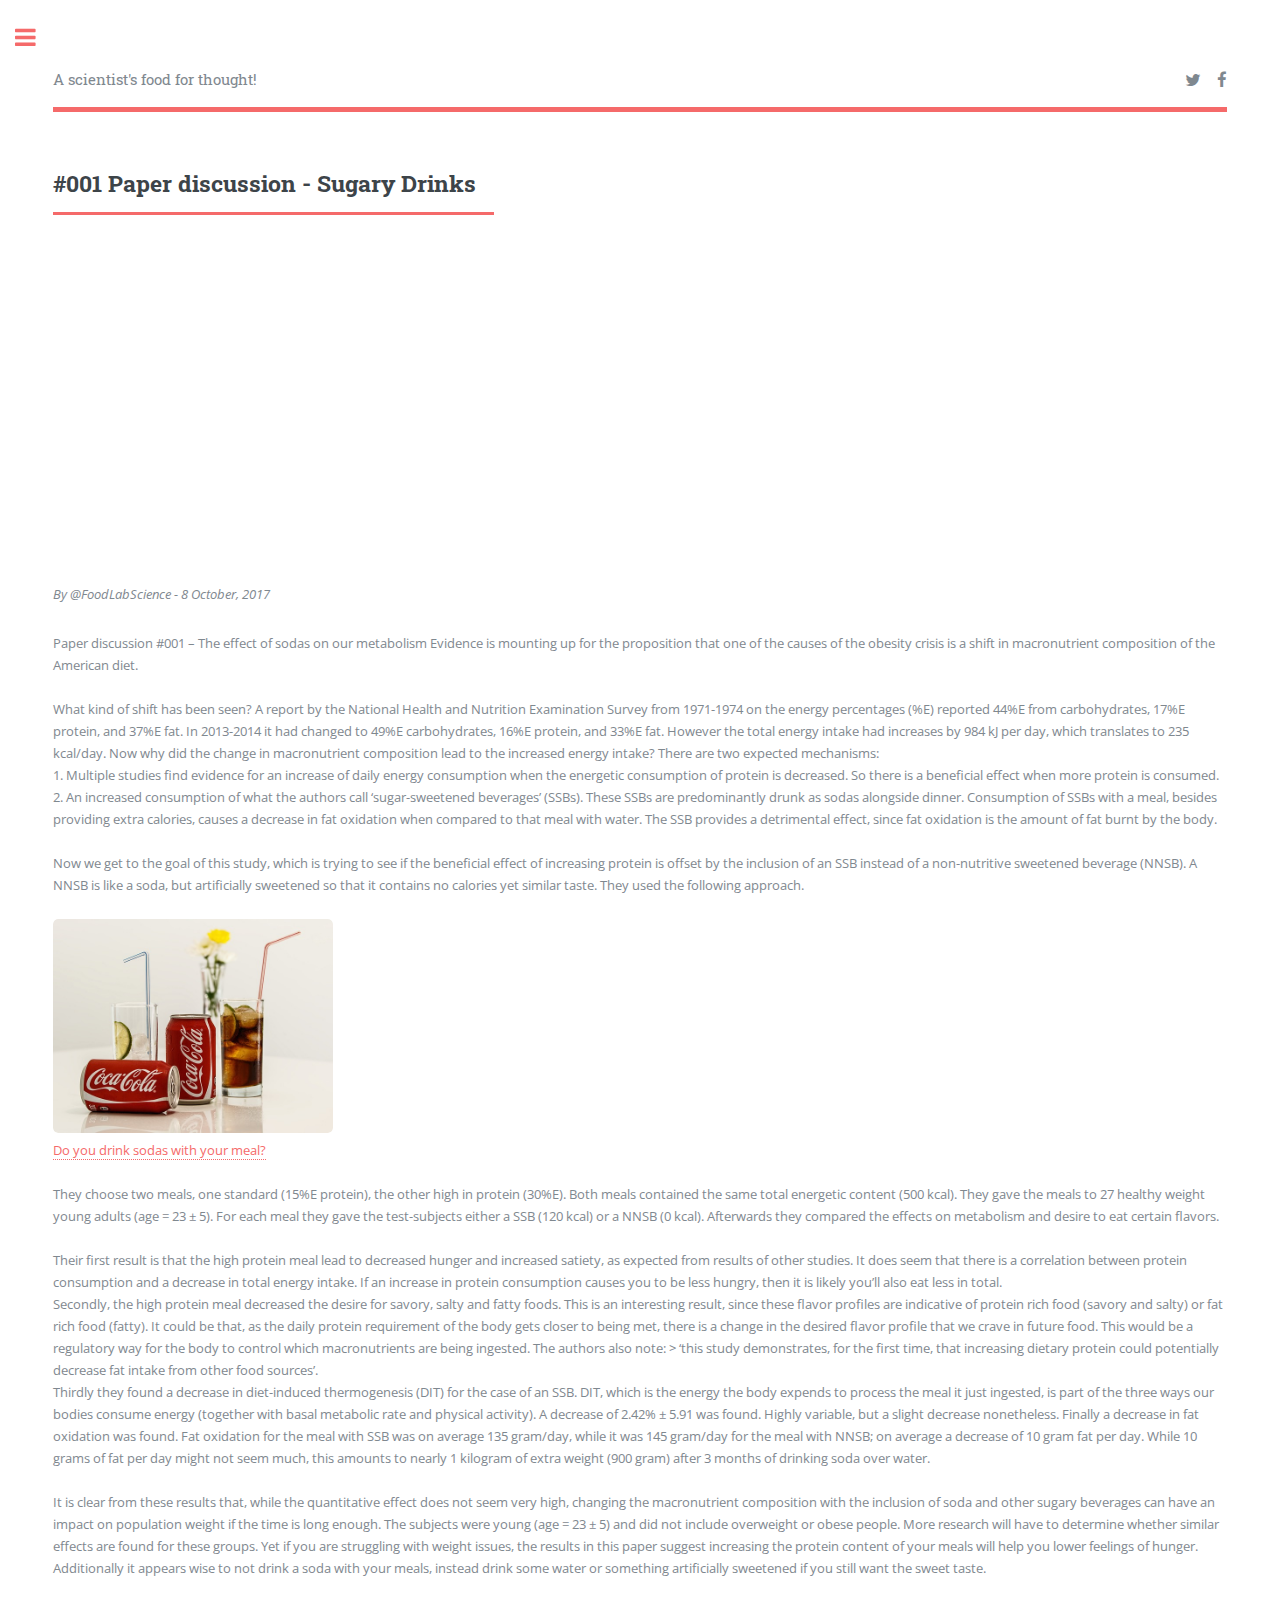
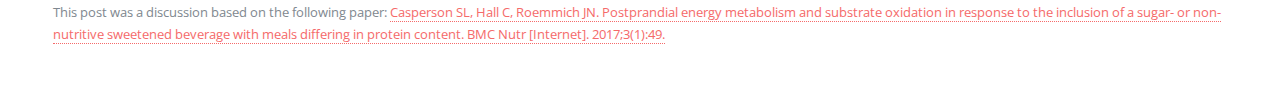
<file: art3.html>
<!DOCTYPE HTML>
<!--
	Editorial by HTML5 UP
	html5up.net | @ajlkn
	Free for personal and commercial use under the CCA 3.0 license (html5up.net/license)

	Edited by Erik Sewalt @Altherion on GitHub
-->
<html>
	<head>
		<title>FoodLabScience</title>
		<meta charset="utf-8" />
		<meta name="viewport" content="width=device-width, initial-scale=1, user-scalable=no" />
		<!--[if lte IE 8]><script src="assets/js/ie/html5shiv.js"></script><![endif]-->
		<link rel="stylesheet" href="assets/css/main.css" />
		<!--[if lte IE 9]><link rel="stylesheet" href="assets/css/ie9.css" /><![endif]-->
		<!--[if lte IE 8]><link rel="stylesheet" href="assets/css/ie8.css" /><![endif]-->
	</head>
	<body>
		
		<!-- Wrapper -->
			<div id="wrapper">

				<!-- Main -->
					<div id="main">
						<div class="inner">

							<!-- Header -->
								<header id="header">
									<a href="index.html" class="logo">A scientist's food for thought!</a>
									<ul class="icons">
										<li><a href="https://twitter.com/FoodLabScience" class="icon fa-twitter"><span class="label">Twitter</span></a></li>
										<li><a href="https://www.facebook.com/Food-Lab-Science" class="icon fa-facebook"><span class="label">Facebook</span></a></li>
										
									</ul>
								</header>

							<!-- Section -->
								<section>
									<header class='major'>
										<h2>#001 Paper discussion - Sugary Drinks</h2>
									</header>
									<div class="content">
										<iframe width="560" height="315" src="https://www.youtube.com/embed/x_N9U3j5y_o" frameborder="0" allowfullscreen></iframe><article>
											<p><i>By @FoodLabScience - 8 October, 2017</i></p>
											<p>Paper discussion #001 – The effect of sodas on our metabolism

Evidence is mounting up for the proposition that one of the causes of the obesity crisis is a shift in macronutrient composition of the American diet.</br></br>

What kind of shift has been seen? A report by the National Health and Nutrition Examination Survey from 1971-1974 on the energy percentages (%E) reported 44%E from carbohydrates, 17%E protein, and 37%E fat. In 2013-2014 it had changed to 49%E carbohydrates, 16%E protein, and 33%E fat. However the total energy intake had increases by 984 kJ per day, which translates to 235 kcal/day. Now why did the change in macronutrient composition lead to the increased energy intake? There are two expected mechanisms:</br>
1.	Multiple studies find evidence for an increase of daily energy consumption when the energetic consumption of protein is decreased. So there is a beneficial effect when more protein is consumed.</br>
2.	An increased consumption of what the authors call ‘sugar-sweetened beverages’ (SSBs). These SSBs are predominantly drunk as sodas alongside dinner. Consumption of SSBs with a meal, besides providing extra calories, causes a decrease in fat oxidation when compared to that meal with water. The SSB provides a detrimental effect, since fat oxidation is the amount of fat burnt by the body.</br></br>

Now we get to the goal of this study, which is trying to see if the beneficial effect of increasing protein is offset by the inclusion of an SSB instead of a non-nutritive sweetened beverage (NNSB). A NNSB is like a soda, but artificially sweetened so that it contains no calories yet similar taste. They used the following approach.</br></br>
<a href="art3.html" class="image"><img width="280 height="350" src="images/coca-cola-462776_640.jpg" alt="" /></a></br> <a href="https://pixabay.com/nl/">Do you drink sodas with your meal?</a></br></br>
They choose two meals, one standard (15%E protein), the other high in protein (30%E). Both meals contained the same total energetic content (500 kcal). They gave the meals to 27 healthy weight young adults (age = 23 ± 5).  For each meal they gave the test-subjects either a SSB (120 kcal) or a NNSB (0 kcal). Afterwards they compared the effects on metabolism and desire to eat certain flavors.</br></br>

Their first result is that the high protein meal lead to decreased hunger and increased satiety, as expected from results of other studies. It does seem that there is a correlation between protein consumption and a decrease in total energy intake. If an increase in protein consumption causes you to be less hungry, then it is likely you’ll also eat less in total.</br>
Secondly, the high protein meal decreased the desire for savory, salty and fatty foods. This is an interesting result, since these flavor profiles are indicative of protein rich food (savory and salty) or fat rich food (fatty). It could be that, as the daily protein requirement of the body gets closer to being met, there is a change in the desired flavor profile that we crave in future food. This would be a regulatory way for the body to control which macronutrients are being ingested. The authors also note:
> ‘this study demonstrates, for the first time, that increasing dietary protein could potentially decrease fat intake from other food sources’.</br>
Thirdly they found a decrease in diet-induced thermogenesis (DIT) for the case of an SSB. DIT, which is the energy the body expends to process the meal it just ingested, is part of the three ways our bodies consume energy (together with basal metabolic rate and physical activity). A decrease of 2.42% ± 5.91 was found. Highly variable, but a slight decrease nonetheless.
Finally a decrease in fat oxidation was found. Fat oxidation for the meal with SSB was on average 135 gram/day, while it was 145 gram/day for the meal with NNSB; on average a decrease of 10 gram fat per day. While 10 grams of fat per day might not seem much, this amounts to nearly 1 kilogram of extra weight (900 gram) after 3 months of drinking soda over water.
</br></br>
It is clear from these results that, while the quantitative effect does not seem very high, changing the macronutrient composition with the inclusion of soda and other sugary beverages can have an impact on population weight if the time is long enough. The subjects were young (age = 23 ± 5) and did not include overweight or obese people. More research will have to determine whether similar effects are found for these groups. Yet if you are struggling with weight issues, the results in this paper suggest increasing the protein content of your meals will help you lower feelings of hunger. Additionally it appears wise to not drink a soda with your meals, instead drink some water or something artificially sweetened if you still want the sweet taste.
</br></br>
This post was a discussion based on the following paper:
<a href=”http://bmcnutr.biomedcentral.com/articles/10.1186/s40795-017-0170-2”>Casperson SL, Hall C, Roemmich JN. Postprandial energy metabolism and substrate oxidation in response to the inclusion of a sugar- or non-nutritive sweetened beverage with meals differing in protein content. BMC Nutr [Internet]. 2017;3(1):49.</a>
</p>
										</article>
									</div>
								</section>
						</div>
					</div>

				<!-- Sidebar -->
					<div id="sidebar">
						<div class="inner">

							<!-- Search -->
								<section id="search" class="alt">
									<form method="post" action="#">
										<input type="text" name="query" id="query" placeholder="Search" />
									</form>
								</section>

							<!-- Menu -->
								<nav id="menu">
									<header class="major">
										<h2>Menu</h2>
									</header>
									<ul>
										<li><a href="index.html">Homepage</a></li>
										<li><a href="archive.html">Archive</a></li>
										<li><a href="about.html">About</a></li>
								</nav>

							<!-- Section -->
								<section>
									<header class="major">
										<h2>Twitter</h2>  
									</header>
<a class="twitter-follow-button"
  href="https://twitter.com/FoodLabScience"
  data-show-count="false" data-show-screen-name='false'>
Follow @TwitterDev</a>
<a class="twitter-timeline" data-height="350" href="https://twitter.com/FoodLabScience?ref_src=twsrc%5Etfw">Tweets by FoodLabScience</a> <script async src="https://platform.twitter.com/widgets.js" charset="utf-8"></script>

								</section>

							<!-- Section -->
								<section>
									<header class="major">
										<h2>Contact</h2>
									</header>
									<ul class="contact">
										<li class="fa-envelope-o"><a href="#">FoodLabScience@hotmail.com</a></li>
									</ul>
								</section>

							<!-- Footer -->
								<footer id="footer">
									<p class="copyright">&copy; FoodLabScience. All rights reserved. Design: <a href="https://html5up.net">HTML5 UP</a>. Hosting: <a href='https://https://github.com/'>Github</a></p>
								</footer>

						</div>
					</div>

			</div>

		<!-- Scripts -->
			<script src="assets/js/jquery.min.js"></script>
			<script src="assets/js/skel.min.js"></script>
			<script src="assets/js/util.js"></script>
			<!--[if lte IE 8]><script src="assets/js/ie/respond.min.js"></script><![endif]-->
			<script src="assets/js/main.js"></script>

	</body>
</html>
</file>
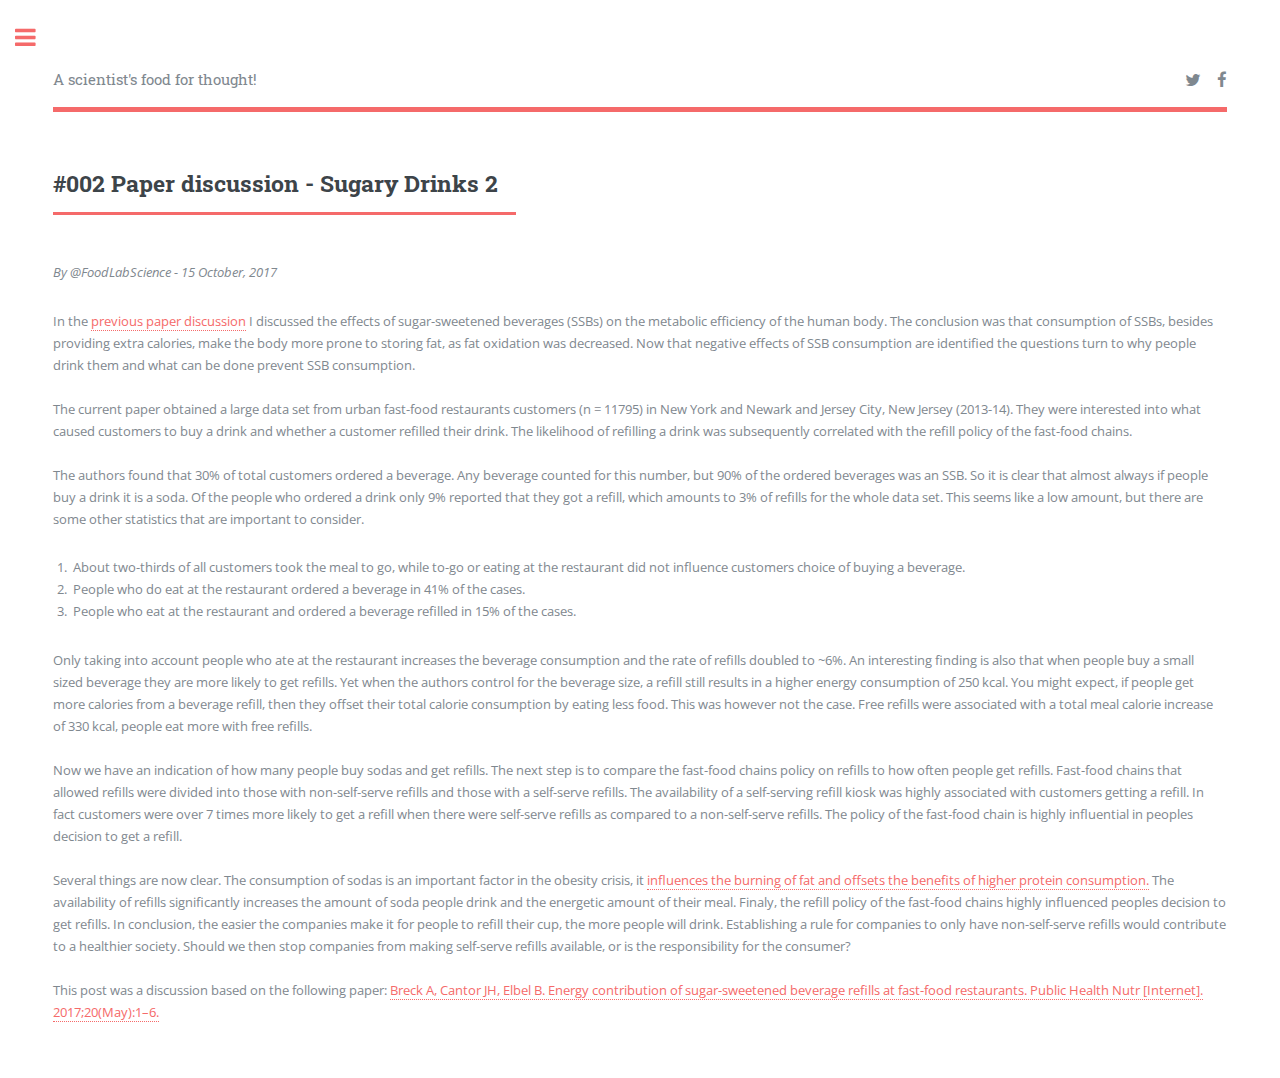
<file: art4.html>
<!DOCTYPE HTML>
<!--
	Editorial by HTML5 UP
	html5up.net | @ajlkn
	Free for personal and commercial use under the CCA 3.0 license (html5up.net/license)

	Edited by Erik Sewalt @Altherion on GitHub
-->
<html>
	<head>
		<title>FoodLabScience</title>
		<meta charset="utf-8" />
		<meta name="viewport" content="width=device-width, initial-scale=1, user-scalable=no" />
		<!--[if lte IE 8]><script src="assets/js/ie/html5shiv.js"></script><![endif]-->
		<link rel="stylesheet" href="assets/css/main.css" />
		<!--[if lte IE 9]><link rel="stylesheet" href="assets/css/ie9.css" /><![endif]-->
		<!--[if lte IE 8]><link rel="stylesheet" href="assets/css/ie8.css" /><![endif]-->
	</head>
	<body>
		
		<!-- Wrapper -->
			<div id="wrapper">

				<!-- Main -->
					<div id="main">
						<div class="inner">

							<!-- Header -->
								<header id="header">
									<a href="index.html" class="logo">A scientist's food for thought!</a>
									<ul class="icons">
										<li><a href="https://twitter.com/FoodLabScience" class="icon fa-twitter"><span class="label">Twitter</span></a></li>
										<li><a href="https://www.facebook.com/Food-Lab-Science" class="icon fa-facebook"><span class="label">Facebook</span></a></li>
										
									</ul>
								</header>

							<!-- Section -->
								<section>
									<header class='major'>
										<h2>#002 Paper discussion - Sugary Drinks 2</h2>
									</header>
									<div class="content">
										<article>
											<p><i>By @FoodLabScience - 15 October, 2017</i></p>
											<p>In the <a href=”https://steemit.com/science/@altherion/001-paper-discussion-sugary-drinks”>previous paper discussion</a> I discussed the effects of sugar-sweetened beverages (SSBs) on the metabolic efficiency of the human body. The conclusion was that consumption of SSBs, besides providing extra calories, make the body more prone to storing fat, as fat oxidation was decreased. Now that negative effects of SSB consumption are identified the questions turn to why people drink them and what can be done prevent SSB consumption. 
</br></br>
The current paper obtained a large data set from urban fast-food restaurants customers (n = 11795) in New York and Newark and Jersey City, New Jersey (2013-14). They were interested into what caused customers to buy a drink and whether a customer refilled their drink. The likelihood of refilling a drink was subsequently correlated with the refill policy of the fast-food chains.
</br></br>
The authors found that 30% of total customers ordered a beverage. Any beverage counted for this number, but 90% of the ordered beverages was an SSB. So it is clear that almost always if people buy a drink it is a soda. Of the people who ordered a drink only 9% reported that they got a refill, which amounts to 3% of refills for the whole data set. This seems like a low amount, but there are some other statistics that are important to consider. 

<ol>
<li> About two-thirds of all customers took the meal to go, while to-go or eating at the restaurant did not influence customers choice of buying a beverage.</li>
<li> People who do eat at the restaurant ordered a beverage in 41% of the cases.</li> 
<li> People who eat at the restaurant and ordered a beverage refilled in 15% of the cases.</li>
</ol>

Only taking into account people who ate at the restaurant increases the beverage consumption and the rate of refills doubled to ~6%. An interesting finding is also that when people buy a small sized beverage they are more likely to get refills. Yet when the authors control for the beverage size, a refill still results in a higher energy consumption of 250 kcal. You might expect, if people get more calories from a beverage refill, then they offset their total calorie consumption by eating less food. This was however not the case. Free refills were associated with a total meal calorie increase of 330 kcal, people eat more with free refills.

<br></br>

Now we have an indication of how many people buy sodas and get refills. The next step is to compare the fast-food chains policy on refills to how often people get refills. Fast-food chains that allowed refills were divided into those with non-self-serve refills and those with a self-serve refills. The availability of a self-serving refill kiosk was highly associated with customers getting a refill. In fact customers were over 7 times more likely to get a refill when there were self-serve refills as compared to a non-self-serve refills. The policy of the fast-food chain is highly influential in peoples decision to get a refill.

<br></br>

Several things are now clear. The consumption of sodas is an important factor in the obesity crisis, it <a href=”https://steemit.com/science/@altherion/001-paper-discussion-sugary-drinks”>influences the burning of fat and offsets the benefits of higher protein consumption.</a> The availability of refills significantly increases the amount of soda people drink and the energetic amount of their meal. Finaly, the refill policy of the fast-food chains highly influenced peoples decision to get refills. In conclusion, the easier the companies make it for people to refill their cup, the more people will drink. Establishing a rule for companies to only have non-self-serve refills would contribute to a healthier society. Should we then stop companies from making self-serve refills available, or is the responsibility for the consumer?
</br></br>
This post was a discussion based on the following paper:
<a href=”https://www.cambridge.org/core/product/identifier/S1368980017000611/type/journal_article”>Breck A, Cantor JH, Elbel B. Energy contribution of sugar-sweetened beverage refills at fast-food restaurants. Public Health Nutr [Internet]. 2017;20(May):1–6.</a></p>
										</article>
									</div>
								</section>
						</div>
					</div>

				<!-- Sidebar -->
					<div id="sidebar">
						<div class="inner">

							<!-- Search -->
								<section id="search" class="alt">
									<form method="post" action="#">
										<input type="text" name="query" id="query" placeholder="Search" />
									</form>
								</section>

							<!-- Menu -->
								<nav id="menu">
									<header class="major">
										<h2>Menu</h2>
									</header>
									<ul>
										<li><a href="index.html">Homepage</a></li>
										<li><a href="archive.html">Archive</a></li>
										<li><a href="about.html">About</a></li>
								</nav>


							<!-- Section -->
								<section>
									<header class="major">
										<h2>Twitter</h2>  
									</header>
<a class="twitter-follow-button"
  href="https://twitter.com/FoodLabScience"
  data-show-count="false" data-show-screen-name='false'>
Follow @TwitterDev</a>
<a class="twitter-timeline" data-height="350" href="https://twitter.com/FoodLabScience?ref_src=twsrc%5Etfw">Tweets by FoodLabScience</a> <script async src="https://platform.twitter.com/widgets.js" charset="utf-8"></script>

								</section>

							<!-- Section -->
								<section>
									<header class="major">
										<h2>Contact</h2>
									</header>
									<ul class="contact">
										<li class="fa-envelope-o"><a href="#">FoodLabScience@hotmail.com</a></li>
									</ul>
								</section>

							<!-- Footer -->
								<footer id="footer">
									<p class="copyright">&copy; FoodLabScience. All rights reserved. Design: <a href="https://html5up.net">HTML5 UP</a>. Hosting: <a href='https://https://github.com/'>Github</a></p>
								</footer>

						</div>
					</div>

			</div>

		<!-- Scripts -->
			<script src="assets/js/jquery.min.js"></script>
			<script src="assets/js/skel.min.js"></script>
			<script src="assets/js/util.js"></script>
			<!--[if lte IE 8]><script src="assets/js/ie/respond.min.js"></script><![endif]-->
			<script src="assets/js/main.js"></script>

	</body>
</html>
</file>
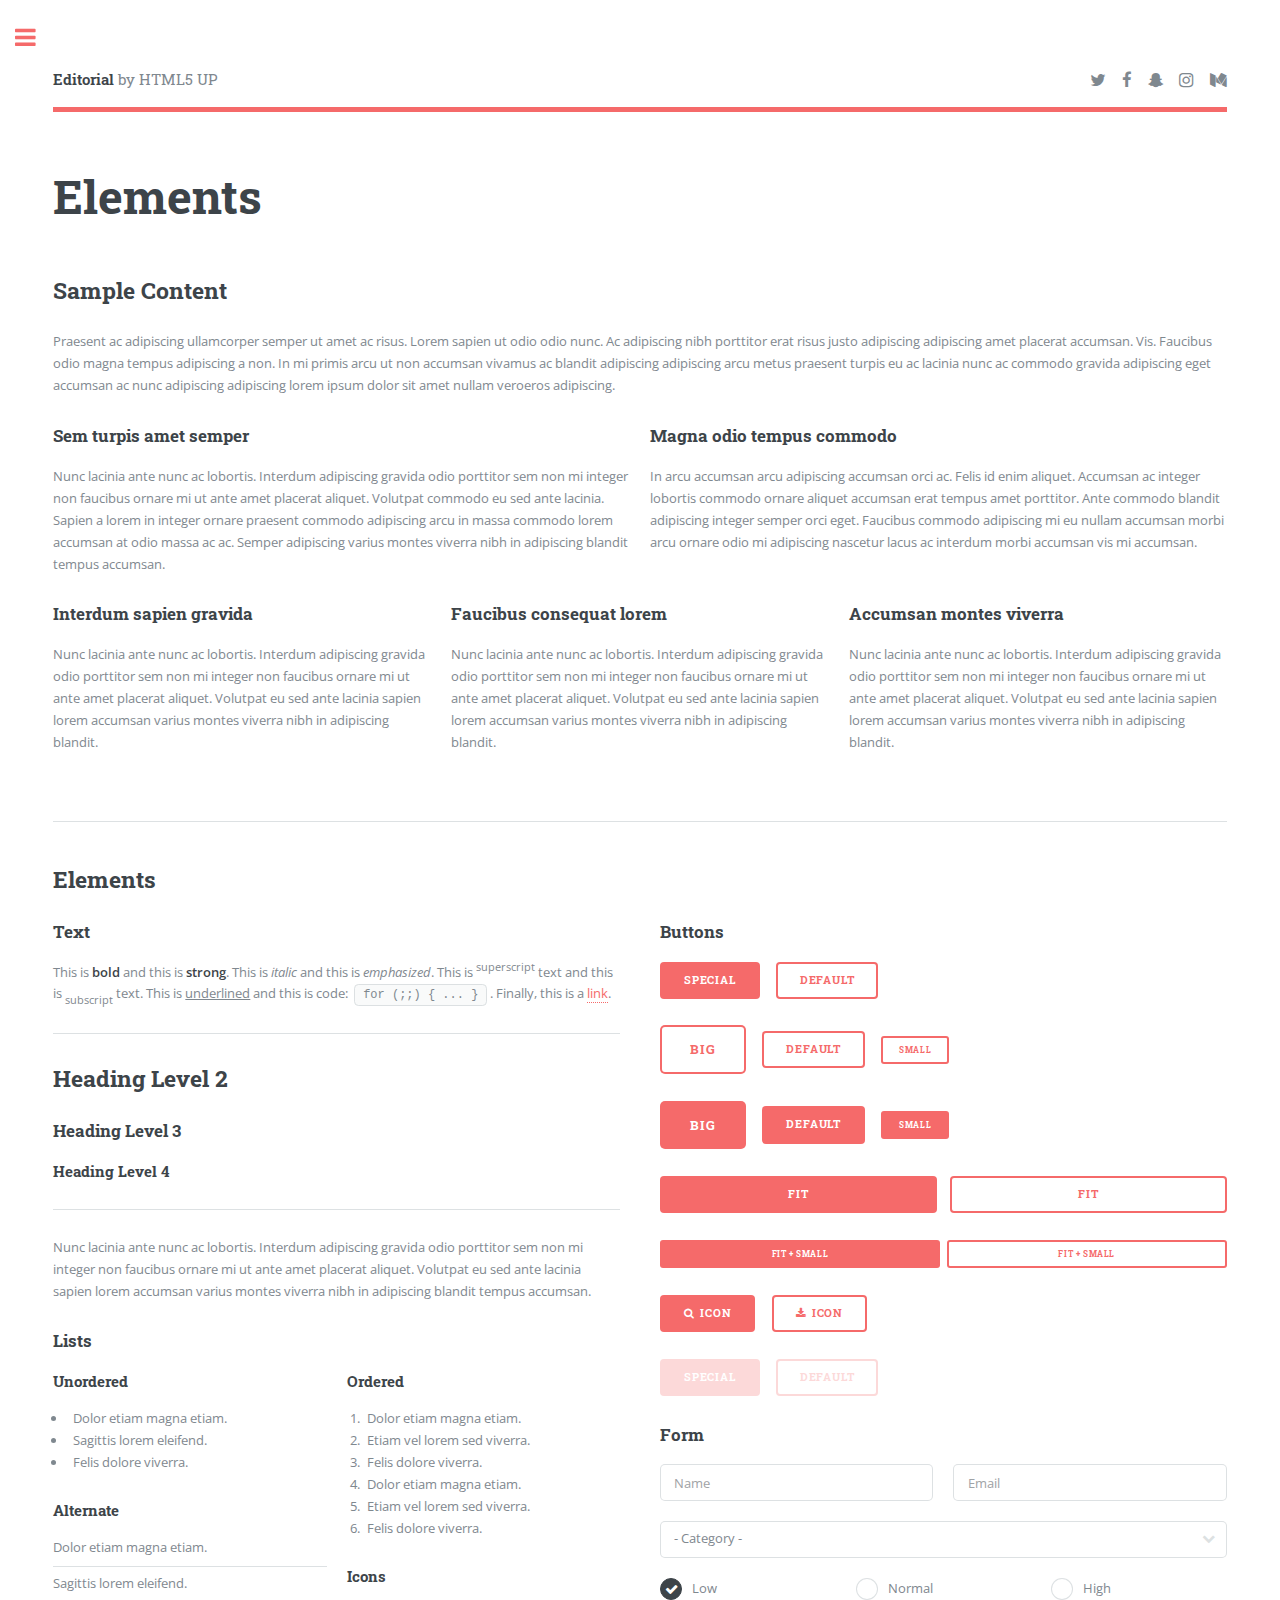
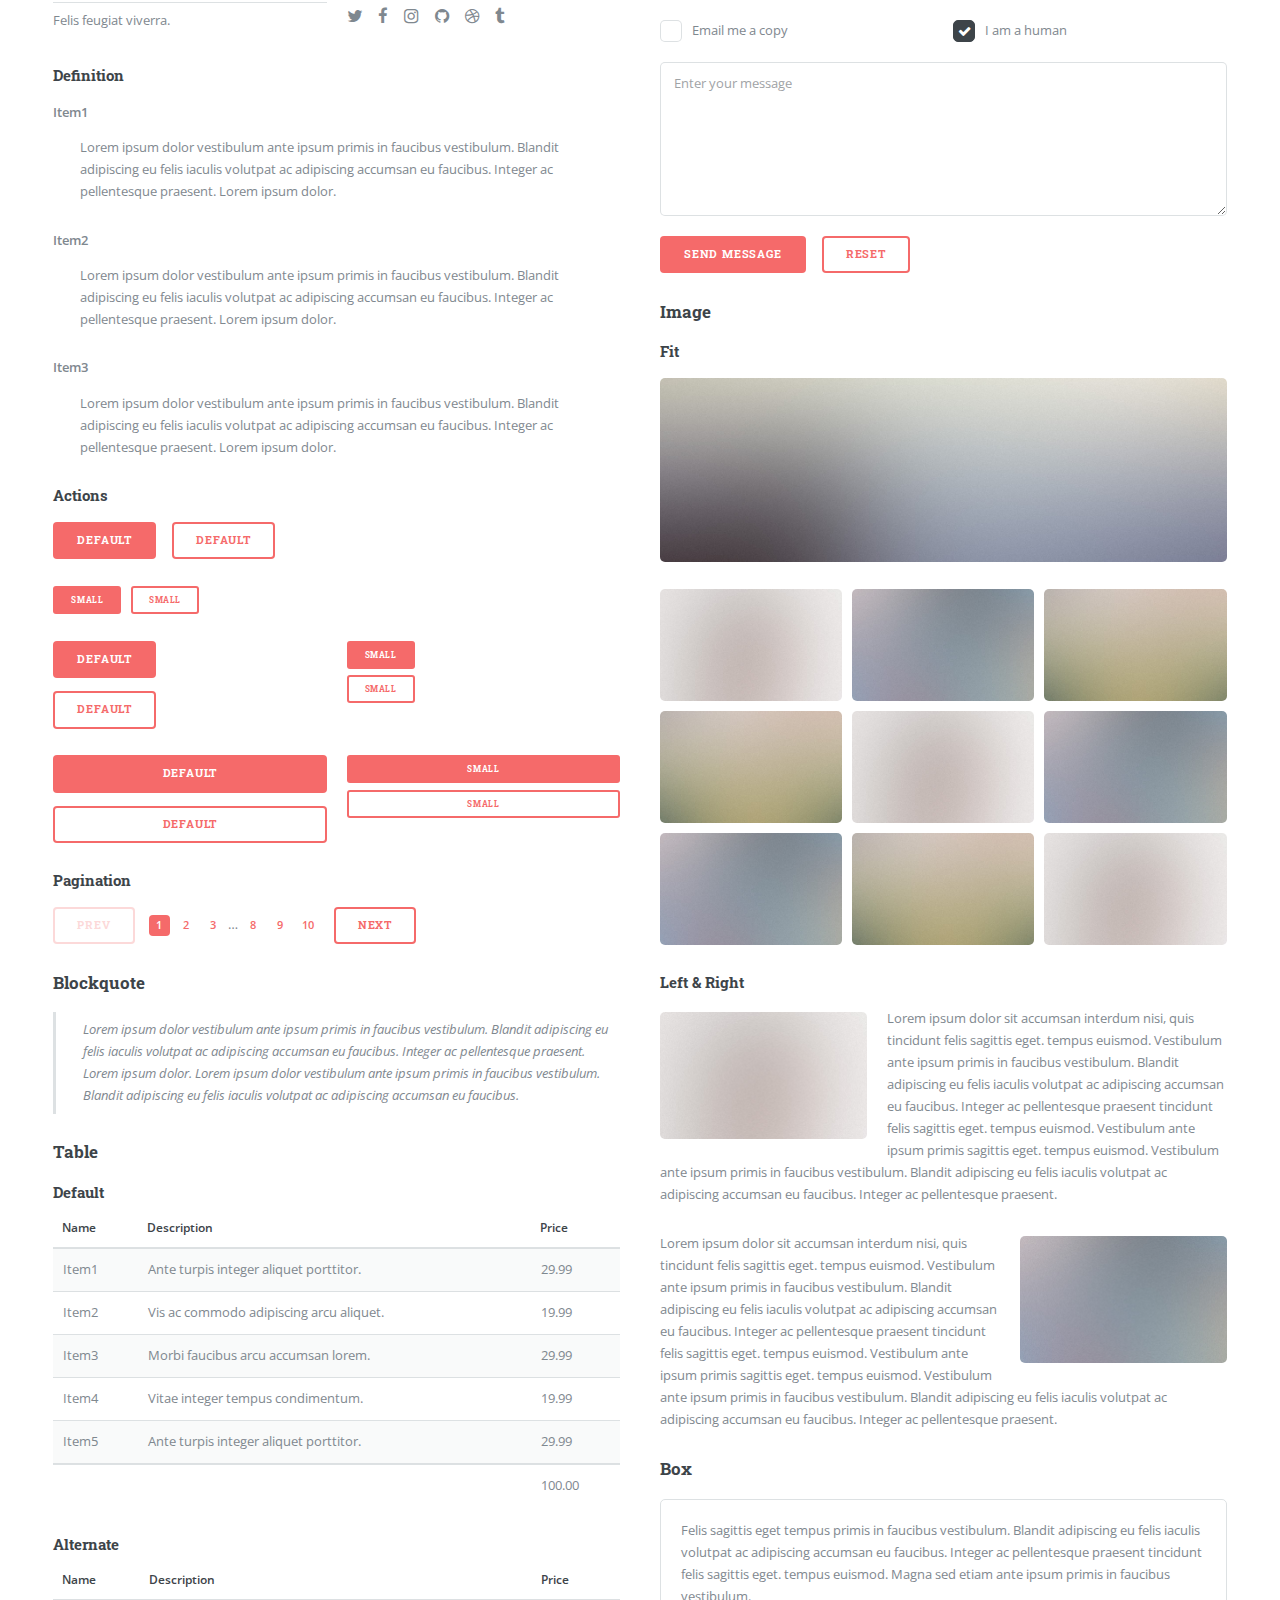
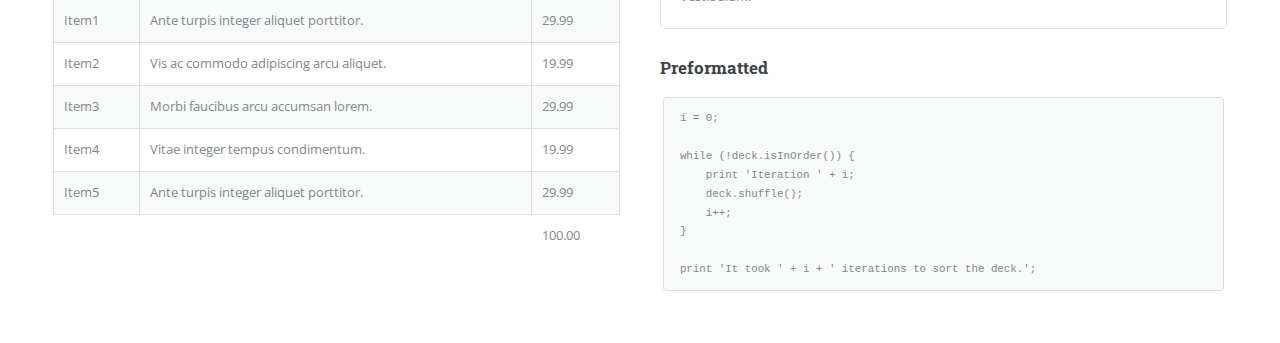
<file: elements.html>
<!DOCTYPE HTML>
<!--
	Editorial by HTML5 UP
	html5up.net | @ajlkn
	Free for personal and commercial use under the CCA 3.0 license (html5up.net/license)
-->
<html>
	<head>
		<title>Elements - Editorial by HTML5 UP</title>
		<meta charset="utf-8" />
		<meta name="viewport" content="width=device-width, initial-scale=1, user-scalable=no" />
		<!--[if lte IE 8]><script src="assets/js/ie/html5shiv.js"></script><![endif]-->
		<link rel="stylesheet" href="assets/css/main.css" />
		<!--[if lte IE 9]><link rel="stylesheet" href="assets/css/ie9.css" /><![endif]-->
		<!--[if lte IE 8]><link rel="stylesheet" href="assets/css/ie8.css" /><![endif]-->
	</head>
	<body>

		<!-- Wrapper -->
			<div id="wrapper">

				<!-- Main -->
					<div id="main">
						<div class="inner">

							<!-- Header -->
								<header id="header">
									<a href="index.html" class="logo"><strong>Editorial</strong> by HTML5 UP</a>
									<ul class="icons">
										<li><a href="#" class="icon fa-twitter"><span class="label">Twitter</span></a></li>
										<li><a href="#" class="icon fa-facebook"><span class="label">Facebook</span></a></li>
										<li><a href="#" class="icon fa-snapchat-ghost"><span class="label">Snapchat</span></a></li>
										<li><a href="#" class="icon fa-instagram"><span class="label">Instagram</span></a></li>
										<li><a href="#" class="icon fa-medium"><span class="label">Medium</span></a></li>
									</ul>
								</header>

							<!-- Content -->
								<section>
									<header class="main">
										<h1>Elements</h1>
									</header>

									<!-- Content -->
										<h2 id="content">Sample Content</h2>
										<p>Praesent ac adipiscing ullamcorper semper ut amet ac risus. Lorem sapien ut odio odio nunc. Ac adipiscing nibh porttitor erat risus justo adipiscing adipiscing amet placerat accumsan. Vis. Faucibus odio magna tempus adipiscing a non. In mi primis arcu ut non accumsan vivamus ac blandit adipiscing adipiscing arcu metus praesent turpis eu ac lacinia nunc ac commodo gravida adipiscing eget accumsan ac nunc adipiscing adipiscing lorem ipsum dolor sit amet nullam veroeros adipiscing.</p>
										<div class="row">
											<div class="6u 12u$(small)">
												<h3>Sem turpis amet semper</h3>
												<p>Nunc lacinia ante nunc ac lobortis. Interdum adipiscing gravida odio porttitor sem non mi integer non faucibus ornare mi ut ante amet placerat aliquet. Volutpat commodo eu sed ante lacinia. Sapien a lorem in integer ornare praesent commodo adipiscing arcu in massa commodo lorem accumsan at odio massa ac ac. Semper adipiscing varius montes viverra nibh in adipiscing blandit tempus accumsan.</p>
											</div>
											<div class="6u$ 12u$(small)">
												<h3>Magna odio tempus commodo</h3>
												<p>In arcu accumsan arcu adipiscing accumsan orci ac. Felis id enim aliquet. Accumsan ac integer lobortis commodo ornare aliquet accumsan erat tempus amet porttitor. Ante commodo blandit adipiscing integer semper orci eget. Faucibus commodo adipiscing mi eu nullam accumsan morbi arcu ornare odio mi adipiscing nascetur lacus ac interdum morbi accumsan vis mi accumsan.</p>
											</div>
											<!-- Break -->
											<div class="4u 12u$(medium)">
												<h3>Interdum sapien gravida</h3>
												<p>Nunc lacinia ante nunc ac lobortis. Interdum adipiscing gravida odio porttitor sem non mi integer non faucibus ornare mi ut ante amet placerat aliquet. Volutpat eu sed ante lacinia sapien lorem accumsan varius montes viverra nibh in adipiscing blandit.</p>
											</div>
											<div class="4u 12u$(medium)">
												<h3>Faucibus consequat lorem</h3>
												<p>Nunc lacinia ante nunc ac lobortis. Interdum adipiscing gravida odio porttitor sem non mi integer non faucibus ornare mi ut ante amet placerat aliquet. Volutpat eu sed ante lacinia sapien lorem accumsan varius montes viverra nibh in adipiscing blandit.</p>
											</div>
											<div class="4u$ 12u$(medium)">
												<h3>Accumsan montes viverra</h3>
												<p>Nunc lacinia ante nunc ac lobortis. Interdum adipiscing gravida odio porttitor sem non mi integer non faucibus ornare mi ut ante amet placerat aliquet. Volutpat eu sed ante lacinia sapien lorem accumsan varius montes viverra nibh in adipiscing blandit.</p>
											</div>
										</div>

									<hr class="major" />

									<!-- Elements -->
										<h2 id="elements">Elements</h2>
										<div class="row 200%">
											<div class="6u 12u$(medium)">

												<!-- Text stuff -->
													<h3>Text</h3>
													<p>This is <b>bold</b> and this is <strong>strong</strong>. This is <i>italic</i> and this is <em>emphasized</em>.
													This is <sup>superscript</sup> text and this is <sub>subscript</sub> text.
													This is <u>underlined</u> and this is code: <code>for (;;) { ... }</code>.
													Finally, this is a <a href="#">link</a>.</p>
													<hr />
													<h2>Heading Level 2</h2>
													<h3>Heading Level 3</h3>
													<h4>Heading Level 4</h4>
													<hr />
													<p>Nunc lacinia ante nunc ac lobortis. Interdum adipiscing gravida odio porttitor sem non mi integer non faucibus ornare mi ut ante amet placerat aliquet. Volutpat eu sed ante lacinia sapien lorem accumsan varius montes viverra nibh in adipiscing blandit tempus accumsan.</p>

												<!-- Lists -->
													<h3>Lists</h3>
													<div class="row">
														<div class="6u 12u$(small)">

															<h4>Unordered</h4>
															<ul>
																<li>Dolor etiam magna etiam.</li>
																<li>Sagittis lorem eleifend.</li>
																<li>Felis dolore viverra.</li>
															</ul>

															<h4>Alternate</h4>
															<ul class="alt">
																<li>Dolor etiam magna etiam.</li>
																<li>Sagittis lorem eleifend.</li>
																<li>Felis feugiat viverra.</li>
															</ul>

														</div>
														<div class="6u$ 12u$(small)">

															<h4>Ordered</h4>
															<ol>
																<li>Dolor etiam magna etiam.</li>
																<li>Etiam vel lorem sed viverra.</li>
																<li>Felis dolore viverra.</li>
																<li>Dolor etiam magna etiam.</li>
																<li>Etiam vel lorem sed viverra.</li>
																<li>Felis dolore viverra.</li>
															</ol>

															<h4>Icons</h4>
															<ul class="icons">
																<li><a href="#" class="icon fa-twitter"><span class="label">Twitter</span></a></li>
																<li><a href="#" class="icon fa-facebook"><span class="label">Facebook</span></a></li>
																<li><a href="#" class="icon fa-instagram"><span class="label">Instagram</span></a></li>
																<li><a href="#" class="icon fa-github"><span class="label">Github</span></a></li>
																<li><a href="#" class="icon fa-dribbble"><span class="label">Dribbble</span></a></li>
																<li><a href="#" class="icon fa-tumblr"><span class="label">Tumblr</span></a></li>
															</ul>

														</div>
													</div>
													<h4>Definition</h4>
													<dl>
														<dt>Item1</dt>
														<dd>
															<p>Lorem ipsum dolor vestibulum ante ipsum primis in faucibus vestibulum. Blandit adipiscing eu felis iaculis volutpat ac adipiscing accumsan eu faucibus. Integer ac pellentesque praesent. Lorem ipsum dolor.</p>
														</dd>
														<dt>Item2</dt>
														<dd>
															<p>Lorem ipsum dolor vestibulum ante ipsum primis in faucibus vestibulum. Blandit adipiscing eu felis iaculis volutpat ac adipiscing accumsan eu faucibus. Integer ac pellentesque praesent. Lorem ipsum dolor.</p>
														</dd>
														<dt>Item3</dt>
														<dd>
															<p>Lorem ipsum dolor vestibulum ante ipsum primis in faucibus vestibulum. Blandit adipiscing eu felis iaculis volutpat ac adipiscing accumsan eu faucibus. Integer ac pellentesque praesent. Lorem ipsum dolor.</p>
														</dd>
													</dl>

													<h4>Actions</h4>
													<ul class="actions">
														<li><a href="#" class="button special">Default</a></li>
														<li><a href="#" class="button">Default</a></li>
													</ul>
													<ul class="actions small">
														<li><a href="#" class="button special small">Small</a></li>
														<li><a href="#" class="button small">Small</a></li>
													</ul>
													<div class="row">
														<div class="6u 12u$(small)">
															<ul class="actions vertical">
																<li><a href="#" class="button special">Default</a></li>
																<li><a href="#" class="button">Default</a></li>
															</ul>
														</div>
														<div class="6u$ 12u$(small)">
															<ul class="actions vertical small">
																<li><a href="#" class="button special small">Small</a></li>
																<li><a href="#" class="button small">Small</a></li>
															</ul>
														</div>
														<div class="6u 12u$(small)">
															<ul class="actions vertical">
																<li><a href="#" class="button special fit">Default</a></li>
																<li><a href="#" class="button fit">Default</a></li>
															</ul>
														</div>
														<div class="6u$ 12u$(small)">
															<ul class="actions vertical small">
																<li><a href="#" class="button special small fit">Small</a></li>
																<li><a href="#" class="button small fit">Small</a></li>
															</ul>
														</div>
													</div>

													<h4>Pagination</h4>
													<ul class="pagination">
														<li><span class="button disabled">Prev</span></li>
														<li><a href="#" class="page active">1</a></li>
														<li><a href="#" class="page">2</a></li>
														<li><a href="#" class="page">3</a></li>
														<li><span>&hellip;</span></li>
														<li><a href="#" class="page">8</a></li>
														<li><a href="#" class="page">9</a></li>
														<li><a href="#" class="page">10</a></li>
														<li><a href="#" class="button">Next</a></li>
													</ul>

												<!-- Blockquote -->
													<h3>Blockquote</h3>
													<blockquote>Lorem ipsum dolor vestibulum ante ipsum primis in faucibus vestibulum. Blandit adipiscing eu felis iaculis volutpat ac adipiscing accumsan eu faucibus. Integer ac pellentesque praesent. Lorem ipsum dolor. Lorem ipsum dolor vestibulum ante ipsum primis in faucibus vestibulum. Blandit adipiscing eu felis iaculis volutpat ac adipiscing accumsan eu faucibus.</blockquote>

												<!-- Table -->
													<h3>Table</h3>

													<h4>Default</h4>
													<div class="table-wrapper">
														<table>
															<thead>
																<tr>
																	<th>Name</th>
																	<th>Description</th>
																	<th>Price</th>
																</tr>
															</thead>
															<tbody>
																<tr>
																	<td>Item1</td>
																	<td>Ante turpis integer aliquet porttitor.</td>
																	<td>29.99</td>
																</tr>
																<tr>
																	<td>Item2</td>
																	<td>Vis ac commodo adipiscing arcu aliquet.</td>
																	<td>19.99</td>
																</tr>
																<tr>
																	<td>Item3</td>
																	<td> Morbi faucibus arcu accumsan lorem.</td>
																	<td>29.99</td>
																</tr>
																<tr>
																	<td>Item4</td>
																	<td>Vitae integer tempus condimentum.</td>
																	<td>19.99</td>
																</tr>
																<tr>
																	<td>Item5</td>
																	<td>Ante turpis integer aliquet porttitor.</td>
																	<td>29.99</td>
																</tr>
															</tbody>
															<tfoot>
																<tr>
																	<td colspan="2"></td>
																	<td>100.00</td>
																</tr>
															</tfoot>
														</table>
													</div>

													<h4>Alternate</h4>
													<div class="table-wrapper">
														<table class="alt">
															<thead>
																<tr>
																	<th>Name</th>
																	<th>Description</th>
																	<th>Price</th>
																</tr>
															</thead>
															<tbody>
																<tr>
																	<td>Item1</td>
																	<td>Ante turpis integer aliquet porttitor.</td>
																	<td>29.99</td>
																</tr>
																<tr>
																	<td>Item2</td>
																	<td>Vis ac commodo adipiscing arcu aliquet.</td>
																	<td>19.99</td>
																</tr>
																<tr>
																	<td>Item3</td>
																	<td> Morbi faucibus arcu accumsan lorem.</td>
																	<td>29.99</td>
																</tr>
																<tr>
																	<td>Item4</td>
																	<td>Vitae integer tempus condimentum.</td>
																	<td>19.99</td>
																</tr>
																<tr>
																	<td>Item5</td>
																	<td>Ante turpis integer aliquet porttitor.</td>
																	<td>29.99</td>
																</tr>
															</tbody>
															<tfoot>
																<tr>
																	<td colspan="2"></td>
																	<td>100.00</td>
																</tr>
															</tfoot>
														</table>
													</div>

											</div>
											<div class="6u$ 12u$(medium)">

												<!-- Buttons -->
													<h3>Buttons</h3>
													<ul class="actions">
														<li><a href="#" class="button special">Special</a></li>
														<li><a href="#" class="button">Default</a></li>
													</ul>
													<ul class="actions">
														<li><a href="#" class="button big">Big</a></li>
														<li><a href="#" class="button">Default</a></li>
														<li><a href="#" class="button small">Small</a></li>
													</ul>
													<ul class="actions">
														<li><a href="#" class="button special big">Big</a></li>
														<li><a href="#" class="button special">Default</a></li>
														<li><a href="#" class="button special small">Small</a></li>
													</ul>
													<ul class="actions fit">
														<li><a href="#" class="button special fit">Fit</a></li>
														<li><a href="#" class="button fit">Fit</a></li>
													</ul>
													<ul class="actions fit small">
														<li><a href="#" class="button special fit small">Fit + Small</a></li>
														<li><a href="#" class="button fit small">Fit + Small</a></li>
													</ul>
													<ul class="actions">
														<li><a href="#" class="button special icon fa-search">Icon</a></li>
														<li><a href="#" class="button icon fa-download">Icon</a></li>
													</ul>
													<ul class="actions">
														<li><span class="button special disabled">Special</span></li>
														<li><span class="button disabled">Default</span></li>
													</ul>

												<!-- Form -->
													<h3>Form</h3>

													<form method="post" action="#">
														<div class="row uniform">
															<div class="6u 12u$(xsmall)">
																<input type="text" name="demo-name" id="demo-name" value="" placeholder="Name" />
															</div>
															<div class="6u$ 12u$(xsmall)">
																<input type="email" name="demo-email" id="demo-email" value="" placeholder="Email" />
															</div>
															<!-- Break -->
															<div class="12u$">
																<div class="select-wrapper">
																	<select name="demo-category" id="demo-category">
																		<option value="">- Category -</option>
																		<option value="1">Manufacturing</option>
																		<option value="1">Shipping</option>
																		<option value="1">Administration</option>
																		<option value="1">Human Resources</option>
																	</select>
																</div>
															</div>
															<!-- Break -->
															<div class="4u 12u$(small)">
																<input type="radio" id="demo-priority-low" name="demo-priority" checked>
																<label for="demo-priority-low">Low</label>
															</div>
															<div class="4u 12u$(small)">
																<input type="radio" id="demo-priority-normal" name="demo-priority">
																<label for="demo-priority-normal">Normal</label>
															</div>
															<div class="4u$ 12u$(small)">
																<input type="radio" id="demo-priority-high" name="demo-priority">
																<label for="demo-priority-high">High</label>
															</div>
															<!-- Break -->
															<div class="6u 12u$(small)">
																<input type="checkbox" id="demo-copy" name="demo-copy">
																<label for="demo-copy">Email me a copy</label>
															</div>
															<div class="6u$ 12u$(small)">
																<input type="checkbox" id="demo-human" name="demo-human" checked>
																<label for="demo-human">I am a human</label>
															</div>
															<!-- Break -->
															<div class="12u$">
																<textarea name="demo-message" id="demo-message" placeholder="Enter your message" rows="6"></textarea>
															</div>
															<!-- Break -->
															<div class="12u$">
																<ul class="actions">
																	<li><input type="submit" value="Send Message" class="special" /></li>
																	<li><input type="reset" value="Reset" /></li>
																</ul>
															</div>
														</div>
													</form>

												<!-- Image -->
													<h3>Image</h3>

													<h4>Fit</h4>
													<span class="image fit"><img src="images/pic11.jpg" alt="" /></span>
													<div class="box alt">
														<div class="row 50% uniform">
															<div class="4u"><span class="image fit"><img src="images/pic01.jpg" alt="" /></span></div>
															<div class="4u"><span class="image fit"><img src="images/pic02.jpg" alt="" /></span></div>
															<div class="4u$"><span class="image fit"><img src="images/pic03.jpg" alt="" /></span></div>
															<!-- Break -->
															<div class="4u"><span class="image fit"><img src="images/pic03.jpg" alt="" /></span></div>
															<div class="4u"><span class="image fit"><img src="images/pic01.jpg" alt="" /></span></div>
															<div class="4u$"><span class="image fit"><img src="images/pic02.jpg" alt="" /></span></div>
															<!-- Break -->
															<div class="4u"><span class="image fit"><img src="images/pic02.jpg" alt="" /></span></div>
															<div class="4u"><span class="image fit"><img src="images/pic03.jpg" alt="" /></span></div>
															<div class="4u$"><span class="image fit"><img src="images/pic01.jpg" alt="" /></span></div>
														</div>
													</div>

													<h4>Left &amp; Right</h4>
													<p><span class="image left"><img src="images/pic01.jpg" alt="" /></span>Lorem ipsum dolor sit accumsan interdum nisi, quis tincidunt felis sagittis eget. tempus euismod. Vestibulum ante ipsum primis in faucibus vestibulum. Blandit adipiscing eu felis iaculis volutpat ac adipiscing accumsan eu faucibus. Integer ac pellentesque praesent tincidunt felis sagittis eget. tempus euismod. Vestibulum ante ipsum primis sagittis eget. tempus euismod. Vestibulum ante ipsum primis in faucibus vestibulum. Blandit adipiscing eu felis iaculis volutpat ac adipiscing accumsan eu faucibus. Integer ac pellentesque praesent.</p>
													<p><span class="image right"><img src="images/pic02.jpg" alt="" /></span>Lorem ipsum dolor sit accumsan interdum nisi, quis tincidunt felis sagittis eget. tempus euismod. Vestibulum ante ipsum primis in faucibus vestibulum. Blandit adipiscing eu felis iaculis volutpat ac adipiscing accumsan eu faucibus. Integer ac pellentesque praesent tincidunt felis sagittis eget. tempus euismod. Vestibulum ante ipsum primis sagittis eget. tempus euismod. Vestibulum ante ipsum primis in faucibus vestibulum. Blandit adipiscing eu felis iaculis volutpat ac adipiscing accumsan eu faucibus. Integer ac pellentesque praesent.</p>

												<!-- Box -->
													<h3>Box</h3>
													<div class="box">
														<p>Felis sagittis eget tempus primis in faucibus vestibulum. Blandit adipiscing eu felis iaculis volutpat ac adipiscing accumsan eu faucibus. Integer ac pellentesque praesent tincidunt felis sagittis eget. tempus euismod. Magna sed etiam ante ipsum primis in faucibus vestibulum.</p>
													</div>

												<!-- Preformatted Code -->
													<h3>Preformatted</h3>
													<pre><code>i = 0;

while (!deck.isInOrder()) {
    print 'Iteration ' + i;
    deck.shuffle();
    i++;
}

print 'It took ' + i + ' iterations to sort the deck.';
</code></pre>

											</div>
										</div>

								</section>

						</div>
					</div>

				<!-- Sidebar -->
					<div id="sidebar">
						<div class="inner">

							<!-- Search -->
								<section id="search" class="alt">
									<form method="post" action="#">
										<input type="text" name="query" id="query" placeholder="Search" />
									</form>
								</section>

							<!-- Menu -->
								<nav id="menu">
									<header class="major">
										<h2>Menu</h2>
									</header>
									<ul>
										<li><a href="index.html">Homepage</a></li>
										<li><a href="generic.html">Generic</a></li>
										<li><a href="elements.html">Elements</a></li>
										<li>
											<span class="opener">Submenu</span>
											<ul>
												<li><a href="#">Lorem Dolor</a></li>
												<li><a href="#">Ipsum Adipiscing</a></li>
												<li><a href="#">Tempus Magna</a></li>
												<li><a href="#">Feugiat Veroeros</a></li>
											</ul>
										</li>
										<li><a href="#">Etiam Dolore</a></li>
										<li><a href="#">Adipiscing</a></li>
										<li>
											<span class="opener">Another Submenu</span>
											<ul>
												<li><a href="#">Lorem Dolor</a></li>
												<li><a href="#">Ipsum Adipiscing</a></li>
												<li><a href="#">Tempus Magna</a></li>
												<li><a href="#">Feugiat Veroeros</a></li>
											</ul>
										</li>
										<li><a href="#">Maximus Erat</a></li>
										<li><a href="#">Sapien Mauris</a></li>
										<li><a href="#">Amet Lacinia</a></li>
									</ul>
								</nav>

							<!-- Section -->
								<section>
									<header class="major">
										<h2>Ante interdum</h2>
									</header>
									<div class="mini-posts">
										<article>
											<a href="#" class="image"><img src="images/pic07.jpg" alt="" /></a>
											<p>Aenean ornare velit lacus, ac varius enim lorem ullamcorper dolore aliquam.</p>
										</article>
										<article>
											<a href="#" class="image"><img src="images/pic08.jpg" alt="" /></a>
											<p>Aenean ornare velit lacus, ac varius enim lorem ullamcorper dolore aliquam.</p>
										</article>
										<article>
											<a href="#" class="image"><img src="images/pic09.jpg" alt="" /></a>
											<p>Aenean ornare velit lacus, ac varius enim lorem ullamcorper dolore aliquam.</p>
										</article>
									</div>
									<ul class="actions">
										<li><a href="#" class="button">More</a></li>
									</ul>
								</section>

							<!-- Section -->
								<section>
									<header class="major">
										<h2>Get in touch</h2>
									</header>
									<p>Sed varius enim lorem ullamcorper dolore aliquam aenean ornare velit lacus, ac varius enim lorem ullamcorper dolore. Proin sed aliquam facilisis ante interdum. Sed nulla amet lorem feugiat tempus aliquam.</p>
									<ul class="contact">
										<li class="fa-envelope-o"><a href="#">information@untitled.tld</a></li>
										<li class="fa-phone">(000) 000-0000</li>
										<li class="fa-home">1234 Somewhere Road #8254<br />
										Nashville, TN 00000-0000</li>
									</ul>
								</section>

							<!-- Footer -->
								<footer id="footer">
									<p class="copyright">&copy; Untitled. All rights reserved. Demo Images: <a href="https://unsplash.com">Unsplash</a>. Design: <a href="https://html5up.net">HTML5 UP</a>.</p>
								</footer>

						</div>
					</div>

			</div>

		<!-- Scripts -->
			<script src="assets/js/jquery.min.js"></script>
			<script src="assets/js/skel.min.js"></script>
			<script src="assets/js/util.js"></script>
			<!--[if lte IE 8]><script src="assets/js/ie/respond.min.js"></script><![endif]-->
			<script src="assets/js/main.js"></script>

	</body>
</html>
</file>
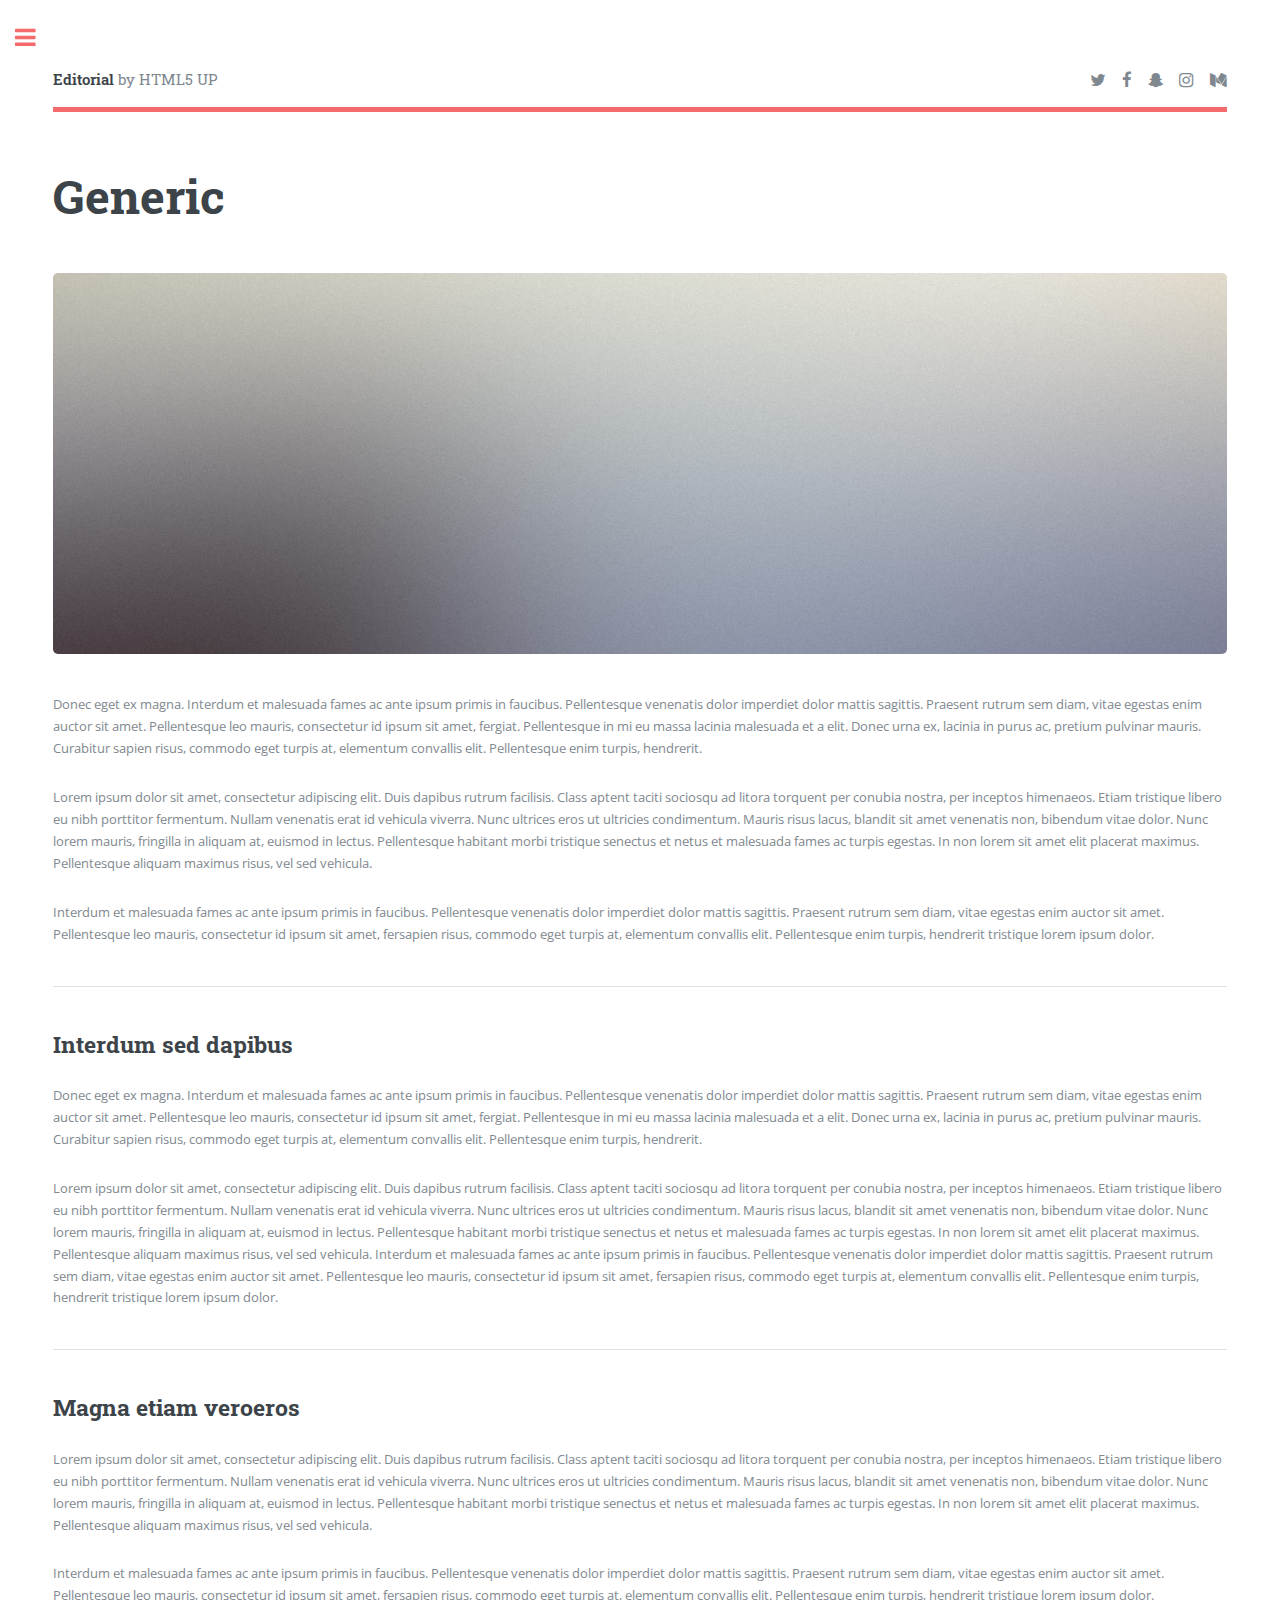
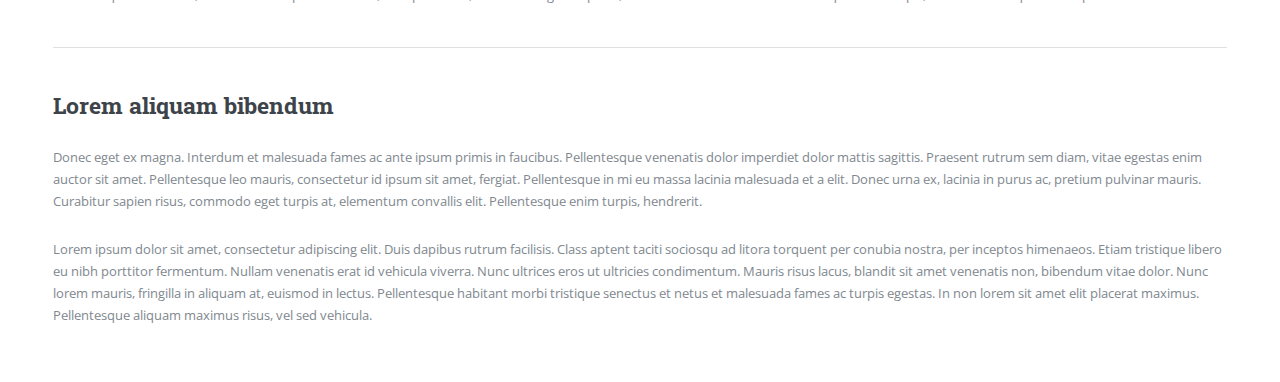
<file: generic.html>
<!DOCTYPE HTML>
<!--
	Editorial by HTML5 UP
	html5up.net | @ajlkn
	Free for personal and commercial use under the CCA 3.0 license (html5up.net/license)
-->
<html>
	<head>
		<title>Generic - Editorial by HTML5 UP</title>
		<meta charset="utf-8" />
		<meta name="viewport" content="width=device-width, initial-scale=1, user-scalable=no" />
		<!--[if lte IE 8]><script src="assets/js/ie/html5shiv.js"></script><![endif]-->
		<link rel="stylesheet" href="assets/css/main.css" />
		<!--[if lte IE 9]><link rel="stylesheet" href="assets/css/ie9.css" /><![endif]-->
		<!--[if lte IE 8]><link rel="stylesheet" href="assets/css/ie8.css" /><![endif]-->
	</head>
	<body>

		<!-- Wrapper -->
			<div id="wrapper">

				<!-- Main -->
					<div id="main">
						<div class="inner">

							<!-- Header -->
								<header id="header">
									<a href="index.html" class="logo"><strong>Editorial</strong> by HTML5 UP</a>
									<ul class="icons">
										<li><a href="#" class="icon fa-twitter"><span class="label">Twitter</span></a></li>
										<li><a href="#" class="icon fa-facebook"><span class="label">Facebook</span></a></li>
										<li><a href="#" class="icon fa-snapchat-ghost"><span class="label">Snapchat</span></a></li>
										<li><a href="#" class="icon fa-instagram"><span class="label">Instagram</span></a></li>
										<li><a href="#" class="icon fa-medium"><span class="label">Medium</span></a></li>
									</ul>
								</header>

							<!-- Content -->
								<section>
									<header class="main">
										<h1>Generic</h1>
									</header>

									<span class="image main"><img src="images/pic11.jpg" alt="" /></span>

									<p>Donec eget ex magna. Interdum et malesuada fames ac ante ipsum primis in faucibus. Pellentesque venenatis dolor imperdiet dolor mattis sagittis. Praesent rutrum sem diam, vitae egestas enim auctor sit amet. Pellentesque leo mauris, consectetur id ipsum sit amet, fergiat. Pellentesque in mi eu massa lacinia malesuada et a elit. Donec urna ex, lacinia in purus ac, pretium pulvinar mauris. Curabitur sapien risus, commodo eget turpis at, elementum convallis elit. Pellentesque enim turpis, hendrerit.</p>
									<p>Lorem ipsum dolor sit amet, consectetur adipiscing elit. Duis dapibus rutrum facilisis. Class aptent taciti sociosqu ad litora torquent per conubia nostra, per inceptos himenaeos. Etiam tristique libero eu nibh porttitor fermentum. Nullam venenatis erat id vehicula viverra. Nunc ultrices eros ut ultricies condimentum. Mauris risus lacus, blandit sit amet venenatis non, bibendum vitae dolor. Nunc lorem mauris, fringilla in aliquam at, euismod in lectus. Pellentesque habitant morbi tristique senectus et netus et malesuada fames ac turpis egestas. In non lorem sit amet elit placerat maximus. Pellentesque aliquam maximus risus, vel sed vehicula.</p>
									<p>Interdum et malesuada fames ac ante ipsum primis in faucibus. Pellentesque venenatis dolor imperdiet dolor mattis sagittis. Praesent rutrum sem diam, vitae egestas enim auctor sit amet. Pellentesque leo mauris, consectetur id ipsum sit amet, fersapien risus, commodo eget turpis at, elementum convallis elit. Pellentesque enim turpis, hendrerit tristique lorem ipsum dolor.</p>

									<hr class="major" />

									<h2>Interdum sed dapibus</h2>
									<p>Donec eget ex magna. Interdum et malesuada fames ac ante ipsum primis in faucibus. Pellentesque venenatis dolor imperdiet dolor mattis sagittis. Praesent rutrum sem diam, vitae egestas enim auctor sit amet. Pellentesque leo mauris, consectetur id ipsum sit amet, fergiat. Pellentesque in mi eu massa lacinia malesuada et a elit. Donec urna ex, lacinia in purus ac, pretium pulvinar mauris. Curabitur sapien risus, commodo eget turpis at, elementum convallis elit. Pellentesque enim turpis, hendrerit.</p>
									<p>Lorem ipsum dolor sit amet, consectetur adipiscing elit. Duis dapibus rutrum facilisis. Class aptent taciti sociosqu ad litora torquent per conubia nostra, per inceptos himenaeos. Etiam tristique libero eu nibh porttitor fermentum. Nullam venenatis erat id vehicula viverra. Nunc ultrices eros ut ultricies condimentum. Mauris risus lacus, blandit sit amet venenatis non, bibendum vitae dolor. Nunc lorem mauris, fringilla in aliquam at, euismod in lectus. Pellentesque habitant morbi tristique senectus et netus et malesuada fames ac turpis egestas. In non lorem sit amet elit placerat maximus. Pellentesque aliquam maximus risus, vel sed vehicula. Interdum et malesuada fames ac ante ipsum primis in faucibus. Pellentesque venenatis dolor imperdiet dolor mattis sagittis. Praesent rutrum sem diam, vitae egestas enim auctor sit amet. Pellentesque leo mauris, consectetur id ipsum sit amet, fersapien risus, commodo eget turpis at, elementum convallis elit. Pellentesque enim turpis, hendrerit tristique lorem ipsum dolor.</p>

									<hr class="major" />

									<h2>Magna etiam veroeros</h2>
									<p>Lorem ipsum dolor sit amet, consectetur adipiscing elit. Duis dapibus rutrum facilisis. Class aptent taciti sociosqu ad litora torquent per conubia nostra, per inceptos himenaeos. Etiam tristique libero eu nibh porttitor fermentum. Nullam venenatis erat id vehicula viverra. Nunc ultrices eros ut ultricies condimentum. Mauris risus lacus, blandit sit amet venenatis non, bibendum vitae dolor. Nunc lorem mauris, fringilla in aliquam at, euismod in lectus. Pellentesque habitant morbi tristique senectus et netus et malesuada fames ac turpis egestas. In non lorem sit amet elit placerat maximus. Pellentesque aliquam maximus risus, vel sed vehicula.</p>
									<p>Interdum et malesuada fames ac ante ipsum primis in faucibus. Pellentesque venenatis dolor imperdiet dolor mattis sagittis. Praesent rutrum sem diam, vitae egestas enim auctor sit amet. Pellentesque leo mauris, consectetur id ipsum sit amet, fersapien risus, commodo eget turpis at, elementum convallis elit. Pellentesque enim turpis, hendrerit tristique lorem ipsum dolor.</p>

									<hr class="major" />

									<h2>Lorem aliquam bibendum</h2>
									<p>Donec eget ex magna. Interdum et malesuada fames ac ante ipsum primis in faucibus. Pellentesque venenatis dolor imperdiet dolor mattis sagittis. Praesent rutrum sem diam, vitae egestas enim auctor sit amet. Pellentesque leo mauris, consectetur id ipsum sit amet, fergiat. Pellentesque in mi eu massa lacinia malesuada et a elit. Donec urna ex, lacinia in purus ac, pretium pulvinar mauris. Curabitur sapien risus, commodo eget turpis at, elementum convallis elit. Pellentesque enim turpis, hendrerit.</p>
									<p>Lorem ipsum dolor sit amet, consectetur adipiscing elit. Duis dapibus rutrum facilisis. Class aptent taciti sociosqu ad litora torquent per conubia nostra, per inceptos himenaeos. Etiam tristique libero eu nibh porttitor fermentum. Nullam venenatis erat id vehicula viverra. Nunc ultrices eros ut ultricies condimentum. Mauris risus lacus, blandit sit amet venenatis non, bibendum vitae dolor. Nunc lorem mauris, fringilla in aliquam at, euismod in lectus. Pellentesque habitant morbi tristique senectus et netus et malesuada fames ac turpis egestas. In non lorem sit amet elit placerat maximus. Pellentesque aliquam maximus risus, vel sed vehicula.</p>

								</section>

						</div>
					</div>

				<!-- Sidebar -->
					<div id="sidebar">
						<div class="inner">

							<!-- Search -->
								<section id="search" class="alt">
									<form method="post" action="#">
										<input type="text" name="query" id="query" placeholder="Search" />
									</form>
								</section>

							<!-- Menu -->
								<nav id="menu">
									<header class="major">
										<h2>Menu</h2>
									</header>
									<ul>
										<li><a href="index.html">Homepage</a></li>
										<li><a href="generic.html">Generic</a></li>
										<li><a href="elements.html">Elements</a></li>
										<li>
											<span class="opener">Submenu</span>
											<ul>
												<li><a href="#">Lorem Dolor</a></li>
												<li><a href="#">Ipsum Adipiscing</a></li>
												<li><a href="#">Tempus Magna</a></li>
												<li><a href="#">Feugiat Veroeros</a></li>
											</ul>
										</li>
										<li><a href="#">Etiam Dolore</a></li>
										<li><a href="#">Adipiscing</a></li>
										<li>
											<span class="opener">Another Submenu</span>
											<ul>
												<li><a href="#">Lorem Dolor</a></li>
												<li><a href="#">Ipsum Adipiscing</a></li>
												<li><a href="#">Tempus Magna</a></li>
												<li><a href="#">Feugiat Veroeros</a></li>
											</ul>
										</li>
										<li><a href="#">Maximus Erat</a></li>
										<li><a href="#">Sapien Mauris</a></li>
										<li><a href="#">Amet Lacinia</a></li>
									</ul>
								</nav>

							<!-- Section -->
								<section>
									<header class="major">
										<h2>Ante interdum</h2>
									</header>
									<div class="mini-posts">
										<article>
											<a href="#" class="image"><img src="images/pic07.jpg" alt="" /></a>
											<p>Aenean ornare velit lacus, ac varius enim lorem ullamcorper dolore aliquam.</p>
										</article>
										<article>
											<a href="#" class="image"><img src="images/pic08.jpg" alt="" /></a>
											<p>Aenean ornare velit lacus, ac varius enim lorem ullamcorper dolore aliquam.</p>
										</article>
										<article>
											<a href="#" class="image"><img src="images/pic09.jpg" alt="" /></a>
											<p>Aenean ornare velit lacus, ac varius enim lorem ullamcorper dolore aliquam.</p>
										</article>
									</div>
									<ul class="actions">
										<li><a href="#" class="button">More</a></li>
									</ul>
								</section>

							<!-- Section -->
								<section>
									<header class="major">
										<h2>Get in touch</h2>
									</header>
									<p>Sed varius enim lorem ullamcorper dolore aliquam aenean ornare velit lacus, ac varius enim lorem ullamcorper dolore. Proin sed aliquam facilisis ante interdum. Sed nulla amet lorem feugiat tempus aliquam.</p>
									<ul class="contact">
										<li class="fa-envelope-o"><a href="#">information@untitled.tld</a></li>
										<li class="fa-phone">(000) 000-0000</li>
										<li class="fa-home">1234 Somewhere Road #8254<br />
										Nashville, TN 00000-0000</li>
									</ul>
								</section>

							<!-- Footer -->
								<footer id="footer">
									<p class="copyright">&copy; Untitled. All rights reserved. Demo Images: <a href="https://unsplash.com">Unsplash</a>. Design: <a href="https://html5up.net">HTML5 UP</a>.</p>
								</footer>

						</div>
					</div>

			</div>

		<!-- Scripts -->
			<script src="assets/js/jquery.min.js"></script>
			<script src="assets/js/skel.min.js"></script>
			<script src="assets/js/util.js"></script>
			<!--[if lte IE 8]><script src="assets/js/ie/respond.min.js"></script><![endif]-->
			<script src="assets/js/main.js"></script>

	</body>
</html>
</file>
<file: assets/css/ie9.css>
/*
	Editorial by HTML5 UP
	html5up.net | @ajlkn
	Free for personal and commercial use under the CCA 3.0 license (html5up.net/license)
*/

/* Features */

	.features:after {
		clear: both;
		content: '';
		display: block;
	}

	.features article {
		float: left;
	}

		.features article:after {
			clear: both;
			content: '';
			display: block;
		}

		.features article .icon {
			float: left;
		}

/* Posts */

	.posts:after {
		clear: both;
		content: '';
		display: block;
	}

	.posts article {
		float: left;
	}

/* Main */

	#main {
		padding-left: 24em;
	}

/* Sidebar */

	#sidebar {
		position: absolute;
		top: 0;
		left: 0;
		min-height: 100%;
		width: 24em;
	}

/* Banner */

	#banner:after {
		clear: both;
		content: '';
		display: block;
	}

	#banner .content {
		float: left;
		padding-right: 4em;
	}

	#banner .image {
		float: left;
		margin-left: 0;
	}
</file>
<file: html5up-editorial/assets/css/ie9.css>
/*
	Editorial by HTML5 UP
	html5up.net | @ajlkn
	Free for personal and commercial use under the CCA 3.0 license (html5up.net/license)
*/

/* Features */

	.features:after {
		clear: both;
		content: '';
		display: block;
	}

	.features article {
		float: left;
	}

		.features article:after {
			clear: both;
			content: '';
			display: block;
		}

		.features article .icon {
			float: left;
		}

/* Posts */

	.posts:after {
		clear: both;
		content: '';
		display: block;
	}

	.posts article {
		float: left;
	}

/* Main */

	#main {
		padding-left: 24em;
	}

/* Sidebar */

	#sidebar {
		position: absolute;
		top: 0;
		left: 0;
		min-height: 100%;
		width: 24em;
	}

/* Banner */

	#banner:after {
		clear: both;
		content: '';
		display: block;
	}

	#banner .content {
		float: left;
		padding-right: 4em;
	}

	#banner .image {
		float: left;
		margin-left: 0;
	}
</file>
<file: assets/css/main.css>
@import url(font-awesome.min.css);
@import url("https://fonts.googleapis.com/css?family=Open+Sans:400,600,400italic,600italic|Roboto+Slab:400,700");

/*
	Editorial by HTML5 UP
	html5up.net | @ajlkn
	Free for personal and commercial use under the CCA 3.0 license (html5up.net/license)
*/

/* Reset */

	html, body, div, span, applet, object, iframe, h1, h2, h3, h4, h5, h6, p, blockquote, pre, a, abbr, acronym, address, big, cite, code, del, dfn, em, img, ins, kbd, q, s, samp, small, strike, strong, sub, sup, tt, var, b, u, i, center, dl, dt, dd, ol, ul, li, fieldset, form, label, legend, table, caption, tbody, tfoot, thead, tr, th, td, article, aside, canvas, details, embed, figure, figcaption, footer, header, hgroup, menu, nav, output, ruby, section, summary, time, mark, audio, video {
		margin: 0;
		padding: 0;
		border: 0;
		font-size: 100%;
		font: inherit;
		vertical-align: baseline;
	}

	article, aside, details, figcaption, figure, footer, header, hgroup, menu, nav, section {
		display: block;
	}

	body {
		line-height: 1;
	}

	ol, ul {
		list-style: none;
	}

	blockquote, q {
		quotes: none;
	}

	blockquote:before, blockquote:after, q:before, q:after {
		content: '';
		content: none;
	}

	table {
		border-collapse: collapse;
		border-spacing: 0;
	}

	body {
		-webkit-text-size-adjust: none;
	}

/* Box Model */

	*, *:before, *:after {
		-moz-box-sizing: border-box;
		-webkit-box-sizing: border-box;
		box-sizing: border-box;
	}

/* Grid */

	.row {
		border-bottom: solid 1px transparent;
		-moz-box-sizing: border-box;
		-webkit-box-sizing: border-box;
		box-sizing: border-box;
	}

	.row > * {
		float: left;
		-moz-box-sizing: border-box;
		-webkit-box-sizing: border-box;
		box-sizing: border-box;
	}

	.row:after, .row:before {
		content: '';
		display: block;
		clear: both;
		height: 0;
	}

	.row.uniform > * > :first-child {
		margin-top: 0;
	}

	.row.uniform > * > :last-child {
		margin-bottom: 0;
	}

	.row.\30 \25 > * {
		padding: 0 0 0 0em;
	}

	.row.\30 \25 {
		margin: 0 0 -1px 0em;
	}

	.row.uniform.\30 \25 > * {
		padding: 0em 0 0 0em;
	}

	.row.uniform.\30 \25 {
		margin: 0em 0 -1px 0em;
	}

	.row > * {
		padding: 0 0 0 1.5em;
	}

	.row {
		margin: 0 0 -1px -1.5em;
	}

	.row.uniform > * {
		padding: 1.5em 0 0 1.5em;
	}

	.row.uniform {
		margin: -1.5em 0 -1px -1.5em;
	}

	.row.\32 00\25 > * {
		padding: 0 0 0 3em;
	}

	.row.\32 00\25 {
		margin: 0 0 -1px -3em;
	}

	.row.uniform.\32 00\25 > * {
		padding: 3em 0 0 3em;
	}

	.row.uniform.\32 00\25 {
		margin: -3em 0 -1px -3em;
	}

	.row.\31 50\25 > * {
		padding: 0 0 0 2.25em;
	}

	.row.\31 50\25 {
		margin: 0 0 -1px -2.25em;
	}

	.row.uniform.\31 50\25 > * {
		padding: 2.25em 0 0 2.25em;
	}

	.row.uniform.\31 50\25 {
		margin: -2.25em 0 -1px -2.25em;
	}

	.row.\35 0\25 > * {
		padding: 0 0 0 0.75em;
	}

	.row.\35 0\25 {
		margin: 0 0 -1px -0.75em;
	}

	.row.uniform.\35 0\25 > * {
		padding: 0.75em 0 0 0.75em;
	}

	.row.uniform.\35 0\25 {
		margin: -0.75em 0 -1px -0.75em;
	}

	.row.\32 5\25 > * {
		padding: 0 0 0 0.375em;
	}

	.row.\32 5\25 {
		margin: 0 0 -1px -0.375em;
	}

	.row.uniform.\32 5\25 > * {
		padding: 0.375em 0 0 0.375em;
	}

	.row.uniform.\32 5\25 {
		margin: -0.375em 0 -1px -0.375em;
	}

	.\31 2u, .\31 2u\24 {
		width: 100%;
		clear: none;
		margin-left: 0;
	}

	.\31 1u, .\31 1u\24 {
		width: 91.6666666667%;
		clear: none;
		margin-left: 0;
	}

	.\31 0u, .\31 0u\24 {
		width: 83.3333333333%;
		clear: none;
		margin-left: 0;
	}

	.\39 u, .\39 u\24 {
		width: 75%;
		clear: none;
		margin-left: 0;
	}

	.\38 u, .\38 u\24 {
		width: 66.6666666667%;
		clear: none;
		margin-left: 0;
	}

	.\37 u, .\37 u\24 {
		width: 58.3333333333%;
		clear: none;
		margin-left: 0;
	}

	.\36 u, .\36 u\24 {
		width: 50%;
		clear: none;
		margin-left: 0;
	}

	.\35 u, .\35 u\24 {
		width: 41.6666666667%;
		clear: none;
		margin-left: 0;
	}

	.\34 u, .\34 u\24 {
		width: 33.3333333333%;
		clear: none;
		margin-left: 0;
	}

	.\33 u, .\33 u\24 {
		width: 25%;
		clear: none;
		margin-left: 0;
	}

	.\32 u, .\32 u\24 {
		width: 16.6666666667%;
		clear: none;
		margin-left: 0;
	}

	.\31 u, .\31 u\24 {
		width: 8.3333333333%;
		clear: none;
		margin-left: 0;
	}

	.\31 2u\24 + *,
	.\31 1u\24 + *,
	.\31 0u\24 + *,
	.\39 u\24 + *,
	.\38 u\24 + *,
	.\37 u\24 + *,
	.\36 u\24 + *,
	.\35 u\24 + *,
	.\34 u\24 + *,
	.\33 u\24 + *,
	.\32 u\24 + *,
	.\31 u\24 + * {
		clear: left;
	}

	.\-11u {
		margin-left: 91.66667%;
	}

	.\-10u {
		margin-left: 83.33333%;
	}

	.\-9u {
		margin-left: 75%;
	}

	.\-8u {
		margin-left: 66.66667%;
	}

	.\-7u {
		margin-left: 58.33333%;
	}

	.\-6u {
		margin-left: 50%;
	}

	.\-5u {
		margin-left: 41.66667%;
	}

	.\-4u {
		margin-left: 33.33333%;
	}

	.\-3u {
		margin-left: 25%;
	}

	.\-2u {
		margin-left: 16.66667%;
	}

	.\-1u {
		margin-left: 8.33333%;
	}

	@media screen and (max-width: 1680px) {

		.row > * {
			padding: 0 0 0 1.5em;
		}

		.row {
			margin: 0 0 -1px -1.5em;
		}

		.row.uniform > * {
			padding: 1.5em 0 0 1.5em;
		}

		.row.uniform {
			margin: -1.5em 0 -1px -1.5em;
		}

		.row.\32 00\25 > * {
			padding: 0 0 0 3em;
		}

		.row.\32 00\25 {
			margin: 0 0 -1px -3em;
		}

		.row.uniform.\32 00\25 > * {
			padding: 3em 0 0 3em;
		}

		.row.uniform.\32 00\25 {
			margin: -3em 0 -1px -3em;
		}

		.row.\31 50\25 > * {
			padding: 0 0 0 2.25em;
		}

		.row.\31 50\25 {
			margin: 0 0 -1px -2.25em;
		}

		.row.uniform.\31 50\25 > * {
			padding: 2.25em 0 0 2.25em;
		}

		.row.uniform.\31 50\25 {
			margin: -2.25em 0 -1px -2.25em;
		}

		.row.\35 0\25 > * {
			padding: 0 0 0 0.75em;
		}

		.row.\35 0\25 {
			margin: 0 0 -1px -0.75em;
		}

		.row.uniform.\35 0\25 > * {
			padding: 0.75em 0 0 0.75em;
		}

		.row.uniform.\35 0\25 {
			margin: -0.75em 0 -1px -0.75em;
		}

		.row.\32 5\25 > * {
			padding: 0 0 0 0.375em;
		}

		.row.\32 5\25 {
			margin: 0 0 -1px -0.375em;
		}

		.row.uniform.\32 5\25 > * {
			padding: 0.375em 0 0 0.375em;
		}

		.row.uniform.\32 5\25 {
			margin: -0.375em 0 -1px -0.375em;
		}

		.\31 2u\28xlarge\29, .\31 2u\24\28xlarge\29 {
			width: 100%;
			clear: none;
			margin-left: 0;
		}

		.\31 1u\28xlarge\29, .\31 1u\24\28xlarge\29 {
			width: 91.6666666667%;
			clear: none;
			margin-left: 0;
		}

		.\31 0u\28xlarge\29, .\31 0u\24\28xlarge\29 {
			width: 83.3333333333%;
			clear: none;
			margin-left: 0;
		}

		.\39 u\28xlarge\29, .\39 u\24\28xlarge\29 {
			width: 75%;
			clear: none;
			margin-left: 0;
		}

		.\38 u\28xlarge\29, .\38 u\24\28xlarge\29 {
			width: 66.6666666667%;
			clear: none;
			margin-left: 0;
		}

		.\37 u\28xlarge\29, .\37 u\24\28xlarge\29 {
			width: 58.3333333333%;
			clear: none;
			margin-left: 0;
		}

		.\36 u\28xlarge\29, .\36 u\24\28xlarge\29 {
			width: 50%;
			clear: none;
			margin-left: 0;
		}

		.\35 u\28xlarge\29, .\35 u\24\28xlarge\29 {
			width: 41.6666666667%;
			clear: none;
			margin-left: 0;
		}

		.\34 u\28xlarge\29, .\34 u\24\28xlarge\29 {
			width: 33.3333333333%;
			clear: none;
			margin-left: 0;
		}

		.\33 u\28xlarge\29, .\33 u\24\28xlarge\29 {
			width: 25%;
			clear: none;
			margin-left: 0;
		}

		.\32 u\28xlarge\29, .\32 u\24\28xlarge\29 {
			width: 16.6666666667%;
			clear: none;
			margin-left: 0;
		}

		.\31 u\28xlarge\29, .\31 u\24\28xlarge\29 {
			width: 8.3333333333%;
			clear: none;
			margin-left: 0;
		}

		.\31 2u\24\28xlarge\29 + *,
		.\31 1u\24\28xlarge\29 + *,
		.\31 0u\24\28xlarge\29 + *,
		.\39 u\24\28xlarge\29 + *,
		.\38 u\24\28xlarge\29 + *,
		.\37 u\24\28xlarge\29 + *,
		.\36 u\24\28xlarge\29 + *,
		.\35 u\24\28xlarge\29 + *,
		.\34 u\24\28xlarge\29 + *,
		.\33 u\24\28xlarge\29 + *,
		.\32 u\24\28xlarge\29 + *,
		.\31 u\24\28xlarge\29 + * {
			clear: left;
		}

		.\-11u\28xlarge\29 {
			margin-left: 91.66667%;
		}

		.\-10u\28xlarge\29 {
			margin-left: 83.33333%;
		}

		.\-9u\28xlarge\29 {
			margin-left: 75%;
		}

		.\-8u\28xlarge\29 {
			margin-left: 66.66667%;
		}

		.\-7u\28xlarge\29 {
			margin-left: 58.33333%;
		}

		.\-6u\28xlarge\29 {
			margin-left: 50%;
		}

		.\-5u\28xlarge\29 {
			margin-left: 41.66667%;
		}

		.\-4u\28xlarge\29 {
			margin-left: 33.33333%;
		}

		.\-3u\28xlarge\29 {
			margin-left: 25%;
		}

		.\-2u\28xlarge\29 {
			margin-left: 16.66667%;
		}

		.\-1u\28xlarge\29 {
			margin-left: 8.33333%;
		}

	}

	@media screen and (max-width: 1280px) {

		.row > * {
			padding: 0 0 0 1.5em;
		}

		.row {
			margin: 0 0 -1px -1.5em;
		}

		.row.uniform > * {
			padding: 1.5em 0 0 1.5em;
		}

		.row.uniform {
			margin: -1.5em 0 -1px -1.5em;
		}

		.row.\32 00\25 > * {
			padding: 0 0 0 3em;
		}

		.row.\32 00\25 {
			margin: 0 0 -1px -3em;
		}

		.row.uniform.\32 00\25 > * {
			padding: 3em 0 0 3em;
		}

		.row.uniform.\32 00\25 {
			margin: -3em 0 -1px -3em;
		}

		.row.\31 50\25 > * {
			padding: 0 0 0 2.25em;
		}

		.row.\31 50\25 {
			margin: 0 0 -1px -2.25em;
		}

		.row.uniform.\31 50\25 > * {
			padding: 2.25em 0 0 2.25em;
		}

		.row.uniform.\31 50\25 {
			margin: -2.25em 0 -1px -2.25em;
		}

		.row.\35 0\25 > * {
			padding: 0 0 0 0.75em;
		}

		.row.\35 0\25 {
			margin: 0 0 -1px -0.75em;
		}

		.row.uniform.\35 0\25 > * {
			padding: 0.75em 0 0 0.75em;
		}

		.row.uniform.\35 0\25 {
			margin: -0.75em 0 -1px -0.75em;
		}

		.row.\32 5\25 > * {
			padding: 0 0 0 0.375em;
		}

		.row.\32 5\25 {
			margin: 0 0 -1px -0.375em;
		}

		.row.uniform.\32 5\25 > * {
			padding: 0.375em 0 0 0.375em;
		}

		.row.uniform.\32 5\25 {
			margin: -0.375em 0 -1px -0.375em;
		}

		.\31 2u\28large\29, .\31 2u\24\28large\29 {
			width: 100%;
			clear: none;
			margin-left: 0;
		}

		.\31 1u\28large\29, .\31 1u\24\28large\29 {
			width: 91.6666666667%;
			clear: none;
			margin-left: 0;
		}

		.\31 0u\28large\29, .\31 0u\24\28large\29 {
			width: 83.3333333333%;
			clear: none;
			margin-left: 0;
		}

		.\39 u\28large\29, .\39 u\24\28large\29 {
			width: 75%;
			clear: none;
			margin-left: 0;
		}

		.\38 u\28large\29, .\38 u\24\28large\29 {
			width: 66.6666666667%;
			clear: none;
			margin-left: 0;
		}

		.\37 u\28large\29, .\37 u\24\28large\29 {
			width: 58.3333333333%;
			clear: none;
			margin-left: 0;
		}

		.\36 u\28large\29, .\36 u\24\28large\29 {
			width: 50%;
			clear: none;
			margin-left: 0;
		}

		.\35 u\28large\29, .\35 u\24\28large\29 {
			width: 41.6666666667%;
			clear: none;
			margin-left: 0;
		}

		.\34 u\28large\29, .\34 u\24\28large\29 {
			width: 33.3333333333%;
			clear: none;
			margin-left: 0;
		}

		.\33 u\28large\29, .\33 u\24\28large\29 {
			width: 25%;
			clear: none;
			margin-left: 0;
		}

		.\32 u\28large\29, .\32 u\24\28large\29 {
			width: 16.6666666667%;
			clear: none;
			margin-left: 0;
		}

		.\31 u\28large\29, .\31 u\24\28large\29 {
			width: 8.3333333333%;
			clear: none;
			margin-left: 0;
		}

		.\31 2u\24\28large\29 + *,
		.\31 1u\24\28large\29 + *,
		.\31 0u\24\28large\29 + *,
		.\39 u\24\28large\29 + *,
		.\38 u\24\28large\29 + *,
		.\37 u\24\28large\29 + *,
		.\36 u\24\28large\29 + *,
		.\35 u\24\28large\29 + *,
		.\34 u\24\28large\29 + *,
		.\33 u\24\28large\29 + *,
		.\32 u\24\28large\29 + *,
		.\31 u\24\28large\29 + * {
			clear: left;
		}

		.\-11u\28large\29 {
			margin-left: 91.66667%;
		}

		.\-10u\28large\29 {
			margin-left: 83.33333%;
		}

		.\-9u\28large\29 {
			margin-left: 75%;
		}

		.\-8u\28large\29 {
			margin-left: 66.66667%;
		}

		.\-7u\28large\29 {
			margin-left: 58.33333%;
		}

		.\-6u\28large\29 {
			margin-left: 50%;
		}

		.\-5u\28large\29 {
			margin-left: 41.66667%;
		}

		.\-4u\28large\29 {
			margin-left: 33.33333%;
		}

		.\-3u\28large\29 {
			margin-left: 25%;
		}

		.\-2u\28large\29 {
			margin-left: 16.66667%;
		}

		.\-1u\28large\29 {
			margin-left: 8.33333%;
		}

	}

	@media screen and (max-width: 980px) {

		.row > * {
			padding: 0 0 0 1.5em;
		}

		.row {
			margin: 0 0 -1px -1.5em;
		}

		.row.uniform > * {
			padding: 1.5em 0 0 1.5em;
		}

		.row.uniform {
			margin: -1.5em 0 -1px -1.5em;
		}

		.row.\32 00\25 > * {
			padding: 0 0 0 3em;
		}

		.row.\32 00\25 {
			margin: 0 0 -1px -3em;
		}

		.row.uniform.\32 00\25 > * {
			padding: 3em 0 0 3em;
		}

		.row.uniform.\32 00\25 {
			margin: -3em 0 -1px -3em;
		}

		.row.\31 50\25 > * {
			padding: 0 0 0 2.25em;
		}

		.row.\31 50\25 {
			margin: 0 0 -1px -2.25em;
		}

		.row.uniform.\31 50\25 > * {
			padding: 2.25em 0 0 2.25em;
		}

		.row.uniform.\31 50\25 {
			margin: -2.25em 0 -1px -2.25em;
		}

		.row.\35 0\25 > * {
			padding: 0 0 0 0.75em;
		}

		.row.\35 0\25 {
			margin: 0 0 -1px -0.75em;
		}

		.row.uniform.\35 0\25 > * {
			padding: 0.75em 0 0 0.75em;
		}

		.row.uniform.\35 0\25 {
			margin: -0.75em 0 -1px -0.75em;
		}

		.row.\32 5\25 > * {
			padding: 0 0 0 0.375em;
		}

		.row.\32 5\25 {
			margin: 0 0 -1px -0.375em;
		}

		.row.uniform.\32 5\25 > * {
			padding: 0.375em 0 0 0.375em;
		}

		.row.uniform.\32 5\25 {
			margin: -0.375em 0 -1px -0.375em;
		}

		.\31 2u\28medium\29, .\31 2u\24\28medium\29 {
			width: 100%;
			clear: none;
			margin-left: 0;
		}

		.\31 1u\28medium\29, .\31 1u\24\28medium\29 {
			width: 91.6666666667%;
			clear: none;
			margin-left: 0;
		}

		.\31 0u\28medium\29, .\31 0u\24\28medium\29 {
			width: 83.3333333333%;
			clear: none;
			margin-left: 0;
		}

		.\39 u\28medium\29, .\39 u\24\28medium\29 {
			width: 75%;
			clear: none;
			margin-left: 0;
		}

		.\38 u\28medium\29, .\38 u\24\28medium\29 {
			width: 66.6666666667%;
			clear: none;
			margin-left: 0;
		}

		.\37 u\28medium\29, .\37 u\24\28medium\29 {
			width: 58.3333333333%;
			clear: none;
			margin-left: 0;
		}

		.\36 u\28medium\29, .\36 u\24\28medium\29 {
			width: 50%;
			clear: none;
			margin-left: 0;
		}

		.\35 u\28medium\29, .\35 u\24\28medium\29 {
			width: 41.6666666667%;
			clear: none;
			margin-left: 0;
		}

		.\34 u\28medium\29, .\34 u\24\28medium\29 {
			width: 33.3333333333%;
			clear: none;
			margin-left: 0;
		}

		.\33 u\28medium\29, .\33 u\24\28medium\29 {
			width: 25%;
			clear: none;
			margin-left: 0;
		}

		.\32 u\28medium\29, .\32 u\24\28medium\29 {
			width: 16.6666666667%;
			clear: none;
			margin-left: 0;
		}

		.\31 u\28medium\29, .\31 u\24\28medium\29 {
			width: 8.3333333333%;
			clear: none;
			margin-left: 0;
		}

		.\31 2u\24\28medium\29 + *,
		.\31 1u\24\28medium\29 + *,
		.\31 0u\24\28medium\29 + *,
		.\39 u\24\28medium\29 + *,
		.\38 u\24\28medium\29 + *,
		.\37 u\24\28medium\29 + *,
		.\36 u\24\28medium\29 + *,
		.\35 u\24\28medium\29 + *,
		.\34 u\24\28medium\29 + *,
		.\33 u\24\28medium\29 + *,
		.\32 u\24\28medium\29 + *,
		.\31 u\24\28medium\29 + * {
			clear: left;
		}

		.\-11u\28medium\29 {
			margin-left: 91.66667%;
		}

		.\-10u\28medium\29 {
			margin-left: 83.33333%;
		}

		.\-9u\28medium\29 {
			margin-left: 75%;
		}

		.\-8u\28medium\29 {
			margin-left: 66.66667%;
		}

		.\-7u\28medium\29 {
			margin-left: 58.33333%;
		}

		.\-6u\28medium\29 {
			margin-left: 50%;
		}

		.\-5u\28medium\29 {
			margin-left: 41.66667%;
		}

		.\-4u\28medium\29 {
			margin-left: 33.33333%;
		}

		.\-3u\28medium\29 {
			margin-left: 25%;
		}

		.\-2u\28medium\29 {
			margin-left: 16.66667%;
		}

		.\-1u\28medium\29 {
			margin-left: 8.33333%;
		}

	}

	@media screen and (max-width: 736px) {

		.row > * {
			padding: 0 0 0 1.5em;
		}

		.row {
			margin: 0 0 -1px -1.5em;
		}

		.row.uniform > * {
			padding: 1.5em 0 0 1.5em;
		}

		.row.uniform {
			margin: -1.5em 0 -1px -1.5em;
		}

		.row.\32 00\25 > * {
			padding: 0 0 0 3em;
		}

		.row.\32 00\25 {
			margin: 0 0 -1px -3em;
		}

		.row.uniform.\32 00\25 > * {
			padding: 3em 0 0 3em;
		}

		.row.uniform.\32 00\25 {
			margin: -3em 0 -1px -3em;
		}

		.row.\31 50\25 > * {
			padding: 0 0 0 2.25em;
		}

		.row.\31 50\25 {
			margin: 0 0 -1px -2.25em;
		}

		.row.uniform.\31 50\25 > * {
			padding: 2.25em 0 0 2.25em;
		}

		.row.uniform.\31 50\25 {
			margin: -2.25em 0 -1px -2.25em;
		}

		.row.\35 0\25 > * {
			padding: 0 0 0 0.75em;
		}

		.row.\35 0\25 {
			margin: 0 0 -1px -0.75em;
		}

		.row.uniform.\35 0\25 > * {
			padding: 0.75em 0 0 0.75em;
		}

		.row.uniform.\35 0\25 {
			margin: -0.75em 0 -1px -0.75em;
		}

		.row.\32 5\25 > * {
			padding: 0 0 0 0.375em;
		}

		.row.\32 5\25 {
			margin: 0 0 -1px -0.375em;
		}

		.row.uniform.\32 5\25 > * {
			padding: 0.375em 0 0 0.375em;
		}

		.row.uniform.\32 5\25 {
			margin: -0.375em 0 -1px -0.375em;
		}

		.\31 2u\28small\29, .\31 2u\24\28small\29 {
			width: 100%;
			clear: none;
			margin-left: 0;
		}

		.\31 1u\28small\29, .\31 1u\24\28small\29 {
			width: 91.6666666667%;
			clear: none;
			margin-left: 0;
		}

		.\31 0u\28small\29, .\31 0u\24\28small\29 {
			width: 83.3333333333%;
			clear: none;
			margin-left: 0;
		}

		.\39 u\28small\29, .\39 u\24\28small\29 {
			width: 75%;
			clear: none;
			margin-left: 0;
		}

		.\38 u\28small\29, .\38 u\24\28small\29 {
			width: 66.6666666667%;
			clear: none;
			margin-left: 0;
		}

		.\37 u\28small\29, .\37 u\24\28small\29 {
			width: 58.3333333333%;
			clear: none;
			margin-left: 0;
		}

		.\36 u\28small\29, .\36 u\24\28small\29 {
			width: 50%;
			clear: none;
			margin-left: 0;
		}

		.\35 u\28small\29, .\35 u\24\28small\29 {
			width: 41.6666666667%;
			clear: none;
			margin-left: 0;
		}

		.\34 u\28small\29, .\34 u\24\28small\29 {
			width: 33.3333333333%;
			clear: none;
			margin-left: 0;
		}

		.\33 u\28small\29, .\33 u\24\28small\29 {
			width: 25%;
			clear: none;
			margin-left: 0;
		}

		.\32 u\28small\29, .\32 u\24\28small\29 {
			width: 16.6666666667%;
			clear: none;
			margin-left: 0;
		}

		.\31 u\28small\29, .\31 u\24\28small\29 {
			width: 8.3333333333%;
			clear: none;
			margin-left: 0;
		}

		.\31 2u\24\28small\29 + *,
		.\31 1u\24\28small\29 + *,
		.\31 0u\24\28small\29 + *,
		.\39 u\24\28small\29 + *,
		.\38 u\24\28small\29 + *,
		.\37 u\24\28small\29 + *,
		.\36 u\24\28small\29 + *,
		.\35 u\24\28small\29 + *,
		.\34 u\24\28small\29 + *,
		.\33 u\24\28small\29 + *,
		.\32 u\24\28small\29 + *,
		.\31 u\24\28small\29 + * {
			clear: left;
		}

		.\-11u\28small\29 {
			margin-left: 91.66667%;
		}

		.\-10u\28small\29 {
			margin-left: 83.33333%;
		}

		.\-9u\28small\29 {
			margin-left: 75%;
		}

		.\-8u\28small\29 {
			margin-left: 66.66667%;
		}

		.\-7u\28small\29 {
			margin-left: 58.33333%;
		}

		.\-6u\28small\29 {
			margin-left: 50%;
		}

		.\-5u\28small\29 {
			margin-left: 41.66667%;
		}

		.\-4u\28small\29 {
			margin-left: 33.33333%;
		}

		.\-3u\28small\29 {
			margin-left: 25%;
		}

		.\-2u\28small\29 {
			margin-left: 16.66667%;
		}

		.\-1u\28small\29 {
			margin-left: 8.33333%;
		}

	}

	@media screen and (max-width: 480px) {

		.row > * {
			padding: 0 0 0 1.5em;
		}

		.row {
			margin: 0 0 -1px -1.5em;
		}

		.row.uniform > * {
			padding: 1.5em 0 0 1.5em;
		}

		.row.uniform {
			margin: -1.5em 0 -1px -1.5em;
		}

		.row.\32 00\25 > * {
			padding: 0 0 0 3em;
		}

		.row.\32 00\25 {
			margin: 0 0 -1px -3em;
		}

		.row.uniform.\32 00\25 > * {
			padding: 3em 0 0 3em;
		}

		.row.uniform.\32 00\25 {
			margin: -3em 0 -1px -3em;
		}

		.row.\31 50\25 > * {
			padding: 0 0 0 2.25em;
		}

		.row.\31 50\25 {
			margin: 0 0 -1px -2.25em;
		}

		.row.uniform.\31 50\25 > * {
			padding: 2.25em 0 0 2.25em;
		}

		.row.uniform.\31 50\25 {
			margin: -2.25em 0 -1px -2.25em;
		}

		.row.\35 0\25 > * {
			padding: 0 0 0 0.75em;
		}

		.row.\35 0\25 {
			margin: 0 0 -1px -0.75em;
		}

		.row.uniform.\35 0\25 > * {
			padding: 0.75em 0 0 0.75em;
		}

		.row.uniform.\35 0\25 {
			margin: -0.75em 0 -1px -0.75em;
		}

		.row.\32 5\25 > * {
			padding: 0 0 0 0.375em;
		}

		.row.\32 5\25 {
			margin: 0 0 -1px -0.375em;
		}

		.row.uniform.\32 5\25 > * {
			padding: 0.375em 0 0 0.375em;
		}

		.row.uniform.\32 5\25 {
			margin: -0.375em 0 -1px -0.375em;
		}

		.\31 2u\28xsmall\29, .\31 2u\24\28xsmall\29 {
			width: 100%;
			clear: none;
			margin-left: 0;
		}

		.\31 1u\28xsmall\29, .\31 1u\24\28xsmall\29 {
			width: 91.6666666667%;
			clear: none;
			margin-left: 0;
		}

		.\31 0u\28xsmall\29, .\31 0u\24\28xsmall\29 {
			width: 83.3333333333%;
			clear: none;
			margin-left: 0;
		}

		.\39 u\28xsmall\29, .\39 u\24\28xsmall\29 {
			width: 75%;
			clear: none;
			margin-left: 0;
		}

		.\38 u\28xsmall\29, .\38 u\24\28xsmall\29 {
			width: 66.6666666667%;
			clear: none;
			margin-left: 0;
		}

		.\37 u\28xsmall\29, .\37 u\24\28xsmall\29 {
			width: 58.3333333333%;
			clear: none;
			margin-left: 0;
		}

		.\36 u\28xsmall\29, .\36 u\24\28xsmall\29 {
			width: 50%;
			clear: none;
			margin-left: 0;
		}

		.\35 u\28xsmall\29, .\35 u\24\28xsmall\29 {
			width: 41.6666666667%;
			clear: none;
			margin-left: 0;
		}

		.\34 u\28xsmall\29, .\34 u\24\28xsmall\29 {
			width: 33.3333333333%;
			clear: none;
			margin-left: 0;
		}

		.\33 u\28xsmall\29, .\33 u\24\28xsmall\29 {
			width: 25%;
			clear: none;
			margin-left: 0;
		}

		.\32 u\28xsmall\29, .\32 u\24\28xsmall\29 {
			width: 16.6666666667%;
			clear: none;
			margin-left: 0;
		}

		.\31 u\28xsmall\29, .\31 u\24\28xsmall\29 {
			width: 8.3333333333%;
			clear: none;
			margin-left: 0;
		}

		.\31 2u\24\28xsmall\29 + *,
		.\31 1u\24\28xsmall\29 + *,
		.\31 0u\24\28xsmall\29 + *,
		.\39 u\24\28xsmall\29 + *,
		.\38 u\24\28xsmall\29 + *,
		.\37 u\24\28xsmall\29 + *,
		.\36 u\24\28xsmall\29 + *,
		.\35 u\24\28xsmall\29 + *,
		.\34 u\24\28xsmall\29 + *,
		.\33 u\24\28xsmall\29 + *,
		.\32 u\24\28xsmall\29 + *,
		.\31 u\24\28xsmall\29 + * {
			clear: left;
		}

		.\-11u\28xsmall\29 {
			margin-left: 91.66667%;
		}

		.\-10u\28xsmall\29 {
			margin-left: 83.33333%;
		}

		.\-9u\28xsmall\29 {
			margin-left: 75%;
		}

		.\-8u\28xsmall\29 {
			margin-left: 66.66667%;
		}

		.\-7u\28xsmall\29 {
			margin-left: 58.33333%;
		}

		.\-6u\28xsmall\29 {
			margin-left: 50%;
		}

		.\-5u\28xsmall\29 {
			margin-left: 41.66667%;
		}

		.\-4u\28xsmall\29 {
			margin-left: 33.33333%;
		}

		.\-3u\28xsmall\29 {
			margin-left: 25%;
		}

		.\-2u\28xsmall\29 {
			margin-left: 16.66667%;
		}

		.\-1u\28xsmall\29 {
			margin-left: 8.33333%;
		}

	}

	@media screen and (max-width: 360px) {

		.row > * {
			padding: 0 0 0 1.5em;
		}

		.row {
			margin: 0 0 -1px -1.5em;
		}

		.row.uniform > * {
			padding: 1.5em 0 0 1.5em;
		}

		.row.uniform {
			margin: -1.5em 0 -1px -1.5em;
		}

		.row.\32 00\25 > * {
			padding: 0 0 0 3em;
		}

		.row.\32 00\25 {
			margin: 0 0 -1px -3em;
		}

		.row.uniform.\32 00\25 > * {
			padding: 3em 0 0 3em;
		}

		.row.uniform.\32 00\25 {
			margin: -3em 0 -1px -3em;
		}

		.row.\31 50\25 > * {
			padding: 0 0 0 2.25em;
		}

		.row.\31 50\25 {
			margin: 0 0 -1px -2.25em;
		}

		.row.uniform.\31 50\25 > * {
			padding: 2.25em 0 0 2.25em;
		}

		.row.uniform.\31 50\25 {
			margin: -2.25em 0 -1px -2.25em;
		}

		.row.\35 0\25 > * {
			padding: 0 0 0 0.75em;
		}

		.row.\35 0\25 {
			margin: 0 0 -1px -0.75em;
		}

		.row.uniform.\35 0\25 > * {
			padding: 0.75em 0 0 0.75em;
		}

		.row.uniform.\35 0\25 {
			margin: -0.75em 0 -1px -0.75em;
		}

		.row.\32 5\25 > * {
			padding: 0 0 0 0.375em;
		}

		.row.\32 5\25 {
			margin: 0 0 -1px -0.375em;
		}

		.row.uniform.\32 5\25 > * {
			padding: 0.375em 0 0 0.375em;
		}

		.row.uniform.\32 5\25 {
			margin: -0.375em 0 -1px -0.375em;
		}

		.\31 2u\28xxsmall\29, .\31 2u\24\28xxsmall\29 {
			width: 100%;
			clear: none;
			margin-left: 0;
		}

		.\31 1u\28xxsmall\29, .\31 1u\24\28xxsmall\29 {
			width: 91.6666666667%;
			clear: none;
			margin-left: 0;
		}

		.\31 0u\28xxsmall\29, .\31 0u\24\28xxsmall\29 {
			width: 83.3333333333%;
			clear: none;
			margin-left: 0;
		}

		.\39 u\28xxsmall\29, .\39 u\24\28xxsmall\29 {
			width: 75%;
			clear: none;
			margin-left: 0;
		}

		.\38 u\28xxsmall\29, .\38 u\24\28xxsmall\29 {
			width: 66.6666666667%;
			clear: none;
			margin-left: 0;
		}

		.\37 u\28xxsmall\29, .\37 u\24\28xxsmall\29 {
			width: 58.3333333333%;
			clear: none;
			margin-left: 0;
		}

		.\36 u\28xxsmall\29, .\36 u\24\28xxsmall\29 {
			width: 50%;
			clear: none;
			margin-left: 0;
		}

		.\35 u\28xxsmall\29, .\35 u\24\28xxsmall\29 {
			width: 41.6666666667%;
			clear: none;
			margin-left: 0;
		}

		.\34 u\28xxsmall\29, .\34 u\24\28xxsmall\29 {
			width: 33.3333333333%;
			clear: none;
			margin-left: 0;
		}

		.\33 u\28xxsmall\29, .\33 u\24\28xxsmall\29 {
			width: 25%;
			clear: none;
			margin-left: 0;
		}

		.\32 u\28xxsmall\29, .\32 u\24\28xxsmall\29 {
			width: 16.6666666667%;
			clear: none;
			margin-left: 0;
		}

		.\31 u\28xxsmall\29, .\31 u\24\28xxsmall\29 {
			width: 8.3333333333%;
			clear: none;
			margin-left: 0;
		}

		.\31 2u\24\28xxsmall\29 + *,
		.\31 1u\24\28xxsmall\29 + *,
		.\31 0u\24\28xxsmall\29 + *,
		.\39 u\24\28xxsmall\29 + *,
		.\38 u\24\28xxsmall\29 + *,
		.\37 u\24\28xxsmall\29 + *,
		.\36 u\24\28xxsmall\29 + *,
		.\35 u\24\28xxsmall\29 + *,
		.\34 u\24\28xxsmall\29 + *,
		.\33 u\24\28xxsmall\29 + *,
		.\32 u\24\28xxsmall\29 + *,
		.\31 u\24\28xxsmall\29 + * {
			clear: left;
		}

		.\-11u\28xxsmall\29 {
			margin-left: 91.66667%;
		}

		.\-10u\28xxsmall\29 {
			margin-left: 83.33333%;
		}

		.\-9u\28xxsmall\29 {
			margin-left: 75%;
		}

		.\-8u\28xxsmall\29 {
			margin-left: 66.66667%;
		}

		.\-7u\28xxsmall\29 {
			margin-left: 58.33333%;
		}

		.\-6u\28xxsmall\29 {
			margin-left: 50%;
		}

		.\-5u\28xxsmall\29 {
			margin-left: 41.66667%;
		}

		.\-4u\28xxsmall\29 {
			margin-left: 33.33333%;
		}

		.\-3u\28xxsmall\29 {
			margin-left: 25%;
		}

		.\-2u\28xxsmall\29 {
			margin-left: 16.66667%;
		}

		.\-1u\28xxsmall\29 {
			margin-left: 8.33333%;
		}

	}

	@media screen and (min-width: 1681px) {

		.row > * {
			padding: 0 0 0 1.5em;
		}

		.row {
			margin: 0 0 -1px -1.5em;
		}

		.row.uniform > * {
			padding: 1.5em 0 0 1.5em;
		}

		.row.uniform {
			margin: -1.5em 0 -1px -1.5em;
		}

		.row.\32 00\25 > * {
			padding: 0 0 0 3em;
		}

		.row.\32 00\25 {
			margin: 0 0 -1px -3em;
		}

		.row.uniform.\32 00\25 > * {
			padding: 3em 0 0 3em;
		}

		.row.uniform.\32 00\25 {
			margin: -3em 0 -1px -3em;
		}

		.row.\31 50\25 > * {
			padding: 0 0 0 2.25em;
		}

		.row.\31 50\25 {
			margin: 0 0 -1px -2.25em;
		}

		.row.uniform.\31 50\25 > * {
			padding: 2.25em 0 0 2.25em;
		}

		.row.uniform.\31 50\25 {
			margin: -2.25em 0 -1px -2.25em;
		}

		.row.\35 0\25 > * {
			padding: 0 0 0 0.75em;
		}

		.row.\35 0\25 {
			margin: 0 0 -1px -0.75em;
		}

		.row.uniform.\35 0\25 > * {
			padding: 0.75em 0 0 0.75em;
		}

		.row.uniform.\35 0\25 {
			margin: -0.75em 0 -1px -0.75em;
		}

		.row.\32 5\25 > * {
			padding: 0 0 0 0.375em;
		}

		.row.\32 5\25 {
			margin: 0 0 -1px -0.375em;
		}

		.row.uniform.\32 5\25 > * {
			padding: 0.375em 0 0 0.375em;
		}

		.row.uniform.\32 5\25 {
			margin: -0.375em 0 -1px -0.375em;
		}

		.\31 2u\28xlarge-to-max\29, .\31 2u\24\28xlarge-to-max\29 {
			width: 100%;
			clear: none;
			margin-left: 0;
		}

		.\31 1u\28xlarge-to-max\29, .\31 1u\24\28xlarge-to-max\29 {
			width: 91.6666666667%;
			clear: none;
			margin-left: 0;
		}

		.\31 0u\28xlarge-to-max\29, .\31 0u\24\28xlarge-to-max\29 {
			width: 83.3333333333%;
			clear: none;
			margin-left: 0;
		}

		.\39 u\28xlarge-to-max\29, .\39 u\24\28xlarge-to-max\29 {
			width: 75%;
			clear: none;
			margin-left: 0;
		}

		.\38 u\28xlarge-to-max\29, .\38 u\24\28xlarge-to-max\29 {
			width: 66.6666666667%;
			clear: none;
			margin-left: 0;
		}

		.\37 u\28xlarge-to-max\29, .\37 u\24\28xlarge-to-max\29 {
			width: 58.3333333333%;
			clear: none;
			margin-left: 0;
		}

		.\36 u\28xlarge-to-max\29, .\36 u\24\28xlarge-to-max\29 {
			width: 50%;
			clear: none;
			margin-left: 0;
		}

		.\35 u\28xlarge-to-max\29, .\35 u\24\28xlarge-to-max\29 {
			width: 41.6666666667%;
			clear: none;
			margin-left: 0;
		}

		.\34 u\28xlarge-to-max\29, .\34 u\24\28xlarge-to-max\29 {
			width: 33.3333333333%;
			clear: none;
			margin-left: 0;
		}

		.\33 u\28xlarge-to-max\29, .\33 u\24\28xlarge-to-max\29 {
			width: 25%;
			clear: none;
			margin-left: 0;
		}

		.\32 u\28xlarge-to-max\29, .\32 u\24\28xlarge-to-max\29 {
			width: 16.6666666667%;
			clear: none;
			margin-left: 0;
		}

		.\31 u\28xlarge-to-max\29, .\31 u\24\28xlarge-to-max\29 {
			width: 8.3333333333%;
			clear: none;
			margin-left: 0;
		}

		.\31 2u\24\28xlarge-to-max\29 + *,
		.\31 1u\24\28xlarge-to-max\29 + *,
		.\31 0u\24\28xlarge-to-max\29 + *,
		.\39 u\24\28xlarge-to-max\29 + *,
		.\38 u\24\28xlarge-to-max\29 + *,
		.\37 u\24\28xlarge-to-max\29 + *,
		.\36 u\24\28xlarge-to-max\29 + *,
		.\35 u\24\28xlarge-to-max\29 + *,
		.\34 u\24\28xlarge-to-max\29 + *,
		.\33 u\24\28xlarge-to-max\29 + *,
		.\32 u\24\28xlarge-to-max\29 + *,
		.\31 u\24\28xlarge-to-max\29 + * {
			clear: left;
		}

		.\-11u\28xlarge-to-max\29 {
			margin-left: 91.66667%;
		}

		.\-10u\28xlarge-to-max\29 {
			margin-left: 83.33333%;
		}

		.\-9u\28xlarge-to-max\29 {
			margin-left: 75%;
		}

		.\-8u\28xlarge-to-max\29 {
			margin-left: 66.66667%;
		}

		.\-7u\28xlarge-to-max\29 {
			margin-left: 58.33333%;
		}

		.\-6u\28xlarge-to-max\29 {
			margin-left: 50%;
		}

		.\-5u\28xlarge-to-max\29 {
			margin-left: 41.66667%;
		}

		.\-4u\28xlarge-to-max\29 {
			margin-left: 33.33333%;
		}

		.\-3u\28xlarge-to-max\29 {
			margin-left: 25%;
		}

		.\-2u\28xlarge-to-max\29 {
			margin-left: 16.66667%;
		}

		.\-1u\28xlarge-to-max\29 {
			margin-left: 8.33333%;
		}

	}

	@media screen and (min-width: 481px) and (max-width: 1680px) {

		.row > * {
			padding: 0 0 0 1.5em;
		}

		.row {
			margin: 0 0 -1px -1.5em;
		}

		.row.uniform > * {
			padding: 1.5em 0 0 1.5em;
		}

		.row.uniform {
			margin: -1.5em 0 -1px -1.5em;
		}

		.row.\32 00\25 > * {
			padding: 0 0 0 3em;
		}

		.row.\32 00\25 {
			margin: 0 0 -1px -3em;
		}

		.row.uniform.\32 00\25 > * {
			padding: 3em 0 0 3em;
		}

		.row.uniform.\32 00\25 {
			margin: -3em 0 -1px -3em;
		}

		.row.\31 50\25 > * {
			padding: 0 0 0 2.25em;
		}

		.row.\31 50\25 {
			margin: 0 0 -1px -2.25em;
		}

		.row.uniform.\31 50\25 > * {
			padding: 2.25em 0 0 2.25em;
		}

		.row.uniform.\31 50\25 {
			margin: -2.25em 0 -1px -2.25em;
		}

		.row.\35 0\25 > * {
			padding: 0 0 0 0.75em;
		}

		.row.\35 0\25 {
			margin: 0 0 -1px -0.75em;
		}

		.row.uniform.\35 0\25 > * {
			padding: 0.75em 0 0 0.75em;
		}

		.row.uniform.\35 0\25 {
			margin: -0.75em 0 -1px -0.75em;
		}

		.row.\32 5\25 > * {
			padding: 0 0 0 0.375em;
		}

		.row.\32 5\25 {
			margin: 0 0 -1px -0.375em;
		}

		.row.uniform.\32 5\25 > * {
			padding: 0.375em 0 0 0.375em;
		}

		.row.uniform.\32 5\25 {
			margin: -0.375em 0 -1px -0.375em;
		}

		.\31 2u\28small-to-xlarge\29, .\31 2u\24\28small-to-xlarge\29 {
			width: 100%;
			clear: none;
			margin-left: 0;
		}

		.\31 1u\28small-to-xlarge\29, .\31 1u\24\28small-to-xlarge\29 {
			width: 91.6666666667%;
			clear: none;
			margin-left: 0;
		}

		.\31 0u\28small-to-xlarge\29, .\31 0u\24\28small-to-xlarge\29 {
			width: 83.3333333333%;
			clear: none;
			margin-left: 0;
		}

		.\39 u\28small-to-xlarge\29, .\39 u\24\28small-to-xlarge\29 {
			width: 75%;
			clear: none;
			margin-left: 0;
		}

		.\38 u\28small-to-xlarge\29, .\38 u\24\28small-to-xlarge\29 {
			width: 66.6666666667%;
			clear: none;
			margin-left: 0;
		}

		.\37 u\28small-to-xlarge\29, .\37 u\24\28small-to-xlarge\29 {
			width: 58.3333333333%;
			clear: none;
			margin-left: 0;
		}

		.\36 u\28small-to-xlarge\29, .\36 u\24\28small-to-xlarge\29 {
			width: 50%;
			clear: none;
			margin-left: 0;
		}

		.\35 u\28small-to-xlarge\29, .\35 u\24\28small-to-xlarge\29 {
			width: 41.6666666667%;
			clear: none;
			margin-left: 0;
		}

		.\34 u\28small-to-xlarge\29, .\34 u\24\28small-to-xlarge\29 {
			width: 33.3333333333%;
			clear: none;
			margin-left: 0;
		}

		.\33 u\28small-to-xlarge\29, .\33 u\24\28small-to-xlarge\29 {
			width: 25%;
			clear: none;
			margin-left: 0;
		}

		.\32 u\28small-to-xlarge\29, .\32 u\24\28small-to-xlarge\29 {
			width: 16.6666666667%;
			clear: none;
			margin-left: 0;
		}

		.\31 u\28small-to-xlarge\29, .\31 u\24\28small-to-xlarge\29 {
			width: 8.3333333333%;
			clear: none;
			margin-left: 0;
		}

		.\31 2u\24\28small-to-xlarge\29 + *,
		.\31 1u\24\28small-to-xlarge\29 + *,
		.\31 0u\24\28small-to-xlarge\29 + *,
		.\39 u\24\28small-to-xlarge\29 + *,
		.\38 u\24\28small-to-xlarge\29 + *,
		.\37 u\24\28small-to-xlarge\29 + *,
		.\36 u\24\28small-to-xlarge\29 + *,
		.\35 u\24\28small-to-xlarge\29 + *,
		.\34 u\24\28small-to-xlarge\29 + *,
		.\33 u\24\28small-to-xlarge\29 + *,
		.\32 u\24\28small-to-xlarge\29 + *,
		.\31 u\24\28small-to-xlarge\29 + * {
			clear: left;
		}

		.\-11u\28small-to-xlarge\29 {
			margin-left: 91.66667%;
		}

		.\-10u\28small-to-xlarge\29 {
			margin-left: 83.33333%;
		}

		.\-9u\28small-to-xlarge\29 {
			margin-left: 75%;
		}

		.\-8u\28small-to-xlarge\29 {
			margin-left: 66.66667%;
		}

		.\-7u\28small-to-xlarge\29 {
			margin-left: 58.33333%;
		}

		.\-6u\28small-to-xlarge\29 {
			margin-left: 50%;
		}

		.\-5u\28small-to-xlarge\29 {
			margin-left: 41.66667%;
		}

		.\-4u\28small-to-xlarge\29 {
			margin-left: 33.33333%;
		}

		.\-3u\28small-to-xlarge\29 {
			margin-left: 25%;
		}

		.\-2u\28small-to-xlarge\29 {
			margin-left: 16.66667%;
		}

		.\-1u\28small-to-xlarge\29 {
			margin-left: 8.33333%;
		}

	}

/* Basic */

	@-ms-viewport {
		width: device-width;
	}

	body {
		-ms-overflow-style: scrollbar;
	}

	@media screen and (max-width: 480px) {

		html, body {
			min-width: 320px;
		}

	}

	body {
		background: #ffffff;
	}

		body.is-loading *, body.is-loading *:before, body.is-loading *:after, body.is-resizing *, body.is-resizing *:before, body.is-resizing *:after {
			-moz-animation: none !important;
			-webkit-animation: none !important;
			-ms-animation: none !important;
			animation: none !important;
			-moz-transition: none !important;
			-webkit-transition: none !important;
			-ms-transition: none !important;
			transition: none !important;
		}

/* Type */

	body, input, select, textarea {
		color: #7f888f;
		font-family: "Open Sans", sans-serif;
		font-size: 13pt;
		font-weight: 400;
		line-height: 1.65;
	}

		@media screen and (max-width: 1680px) {

			body, input, select, textarea {
				font-size: 11pt;
			}

		}

		@media screen and (max-width: 1280px) {

			body, input, select, textarea {
				font-size: 10pt;
			}

		}

		@media screen and (max-width: 360px) {

			body, input, select, textarea {
				font-size: 9pt;
			}

		}

	a {
		-moz-transition: color 0.2s ease-in-out, border-bottom-color 0.2s ease-in-out;
		-webkit-transition: color 0.2s ease-in-out, border-bottom-color 0.2s ease-in-out;
		-ms-transition: color 0.2s ease-in-out, border-bottom-color 0.2s ease-in-out;
		transition: color 0.2s ease-in-out, border-bottom-color 0.2s ease-in-out;
		border-bottom: dotted 1px;
		color: #f56a6a;
		text-decoration: none;
	}

		a:hover {
			border-bottom-color: #f56a6a;
			color: #f56a6a !important;
		}

			a:hover strong {
				color: inherit;
			}

	strong, b {
		color: #3d4449;
		font-weight: 600;
	}

	em, i {
		font-style: italic;
	}

	p {
		margin: 0 0 2em 0;
	}

	h1, h2, h3, h4, h5, h6 {
		color: #3d4449;
		font-family: "Roboto Slab", serif;
		font-weight: 700;
		line-height: 1.5;
		margin: 0 0 1em 0;
	}

		h1 a, h2 a, h3 a, h4 a, h5 a, h6 a {
			color: inherit;
			text-decoration: none;
		}

	h1 {
		font-size: 4em;
		margin: 0 0 0.5em 0;
		line-height: 1.3;
	}

	h2 {
		font-size: 1.75em;
	}

	h3 {
		font-size: 1.25em;
	}

	h4 {
		font-size: 1.1em;
	}

	h5 {
		font-size: 0.9em;
	}

	h6 {
		font-size: 0.7em;
	}

	@media screen and (max-width: 1680px) {

		h1 {
			font-size: 3.5em;
		}

	}

	@media screen and (max-width: 980px) {

		h1 {
			font-size: 3.25em;
		}

	}

	@media screen and (max-width: 736px) {

		h1 {
			font-size: 2em;
			line-height: 1.4;
		}

		h2 {
			font-size: 1.5em;
		}

	}

	sub {
		font-size: 0.8em;
		position: relative;
		top: 0.5em;
	}

	sup {
		font-size: 0.8em;
		position: relative;
		top: -0.5em;
	}

	blockquote {
		border-left: solid 3px rgba(210, 215, 217, 0.75);
		font-style: italic;
		margin: 0 0 2em 0;
		padding: 0.5em 0 0.5em 2em;
	}

	code {
		background: rgba(230, 235, 237, 0.25);
		border-radius: 0.375em;
		border: solid 1px rgba(210, 215, 217, 0.75);
		font-family: "Courier New", monospace;
		font-size: 0.9em;
		margin: 0 0.25em;
		padding: 0.25em 0.65em;
	}

	pre {
		-webkit-overflow-scrolling: touch;
		font-family: "Courier New", monospace;
		font-size: 0.9em;
		margin: 0 0 2em 0;
	}

		pre code {
			display: block;
			line-height: 1.75;
			padding: 1em 1.5em;
			overflow-x: auto;
		}

	hr {
		border: 0;
		border-bottom: solid 1px rgba(210, 215, 217, 0.75);
		margin: 2em 0;
	}

		hr.major {
			margin: 3em 0;
		}

	.align-left {
		text-align: left;
	}

	.align-center {
		text-align: center;
	}

	.align-right {
		text-align: right;
	}

/* Section/Article */

	section.special, article.special {
		text-align: center;
	}

	header p {
		font-family: "Roboto Slab", serif;
		font-size: 1em;
		font-weight: 400;
		letter-spacing: 0.075em;
		margin-top: -0.5em;
		text-transform: uppercase;
	}

	header.major > :last-child {
		border-bottom: solid 3px #f56a6a;
		display: inline-block;
		margin: 0 0 2em 0;
		padding: 0 0.75em 0.5em 0;
	}

	header.main > :last-child {
		margin: 0 0 1em 0;
	}

/* Form */

	form {
		margin: 0 0 2em 0;
	}

	label {
		color: #3d4449;
		display: block;
		font-size: 0.9em;
		font-weight: 600;
		margin: 0 0 1em 0;
	}

	input[type="text"],
	input[type="password"],
	input[type="email"],
	input[type="tel"],
	input[type="search"],
	input[type="url"],
	select,
	textarea {
		-moz-appearance: none;
		-webkit-appearance: none;
		-ms-appearance: none;
		appearance: none;
		background: #ffffff;
		border-radius: 0.375em;
		border: none;
		border: solid 1px rgba(210, 215, 217, 0.75);
		color: inherit;
		display: block;
		outline: 0;
		padding: 0 1em;
		text-decoration: none;
		width: 100%;
	}

		input[type="text"]:invalid,
		input[type="password"]:invalid,
		input[type="email"]:invalid,
		input[type="tel"]:invalid,
		input[type="search"]:invalid,
		input[type="url"]:invalid,
		select:invalid,
		textarea:invalid {
			box-shadow: none;
		}

		input[type="text"]:focus,
		input[type="password"]:focus,
		input[type="email"]:focus,
		input[type="tel"]:focus,
		input[type="search"]:focus,
		input[type="url"]:focus,
		select:focus,
		textarea:focus {
			border-color: #f56a6a;
			box-shadow: 0 0 0 1px #f56a6a;
		}

	.select-wrapper {
		text-decoration: none;
		display: block;
		position: relative;
	}

		.select-wrapper:before {
			-moz-osx-font-smoothing: grayscale;
			-webkit-font-smoothing: antialiased;
			font-family: FontAwesome;
			font-style: normal;
			font-weight: normal;
			text-transform: none !important;
		}

		.select-wrapper:before {
			color: rgba(210, 215, 217, 0.75);
			content: '\f078';
			display: block;
			height: 2.75em;
			line-height: 2.75em;
			pointer-events: none;
			position: absolute;
			right: 0;
			text-align: center;
			top: 0;
			width: 2.75em;
		}

		.select-wrapper select::-ms-expand {
			display: none;
		}

	input[type="text"],
	input[type="password"],
	input[type="email"],
	input[type="tel"],
	input[type="search"],
	input[type="url"],
	select {
		height: 2.75em;
	}

	textarea {
		padding: 0.75em 1em;
	}

	input[type="checkbox"],
	input[type="radio"] {
		-moz-appearance: none;
		-webkit-appearance: none;
		-ms-appearance: none;
		appearance: none;
		display: block;
		float: left;
		margin-right: -2em;
		opacity: 0;
		width: 1em;
		z-index: -1;
	}

		input[type="checkbox"] + label,
		input[type="radio"] + label {
			text-decoration: none;
			color: #7f888f;
			cursor: pointer;
			display: inline-block;
			font-size: 1em;
			font-weight: 400;
			padding-left: 2.4em;
			padding-right: 0.75em;
			position: relative;
		}

			input[type="checkbox"] + label:before,
			input[type="radio"] + label:before {
				-moz-osx-font-smoothing: grayscale;
				-webkit-font-smoothing: antialiased;
				font-family: FontAwesome;
				font-style: normal;
				font-weight: normal;
				text-transform: none !important;
			}

			input[type="checkbox"] + label:before,
			input[type="radio"] + label:before {
				background: #ffffff;
				border-radius: 0.375em;
				border: solid 1px rgba(210, 215, 217, 0.75);
				content: '';
				display: inline-block;
				height: 1.65em;
				left: 0;
				line-height: 1.58125em;
				position: absolute;
				text-align: center;
				top: 0;
				width: 1.65em;
			}

		input[type="checkbox"]:checked + label:before,
		input[type="radio"]:checked + label:before {
			background: #3d4449;
			border-color: #3d4449;
			color: #ffffff;
			content: '\f00c';
		}

		input[type="checkbox"]:focus + label:before,
		input[type="radio"]:focus + label:before {
			border-color: #f56a6a;
			box-shadow: 0 0 0 1px #f56a6a;
		}

	input[type="checkbox"] + label:before {
		border-radius: 0.375em;
	}

	input[type="radio"] + label:before {
		border-radius: 100%;
	}

	::-webkit-input-placeholder {
		color: #9fa3a6 !important;
		opacity: 1.0;
	}

	:-moz-placeholder {
		color: #9fa3a6 !important;
		opacity: 1.0;
	}

	::-moz-placeholder {
		color: #9fa3a6 !important;
		opacity: 1.0;
	}

	:-ms-input-placeholder {
		color: #9fa3a6 !important;
		opacity: 1.0;
	}

	.formerize-placeholder {
		color: #9fa3a6 !important;
		opacity: 1.0;
	}

/* Box */

	.box {
		border-radius: 0.375em;
		border: solid 1px rgba(210, 215, 217, 0.75);
		margin-bottom: 2em;
		padding: 1.5em;
	}

		.box > :last-child,
		.box > :last-child > :last-child,
		.box > :last-child > :last-child > :last-child {
			margin-bottom: 0;
		}

		.box.alt {
			border: 0;
			border-radius: 0;
			padding: 0;
		}

/* Icon */

	.icon {
		text-decoration: none;
		border-bottom: none;
		position: relative;
	}

		.icon:before {
			-moz-osx-font-smoothing: grayscale;
			-webkit-font-smoothing: antialiased;
			font-family: FontAwesome;
			font-style: normal;
			font-weight: normal;
			text-transform: none !important;
		}

		.icon > .label {
			display: none;
		}

/* Image */

	.image {
		border-radius: 0.375em;
		border: 0;
		display: inline-block;
		position: relative;
	}

		.image img {
			border-radius: 0.375em;
			display: block;
		}

		.image.left, .image.right {
			max-width: 40%;
		}

			.image.left img, .image.right img {
				width: 100%;
			}

		.image.left {
			float: left;
			padding: 0 1.5em 1em 0;
			top: 0.25em;
		}

		.image.right {
			float: right;
			padding: 0 0 1em 1.5em;
			top: 0.25em;
		}

		.image.fit {
			display: block;
			margin: 0 0 2em 0;
			width: 100%;
		}

			.image.fit img {
				width: 100%;
			}

		.image.main {
			display: block;
			margin: 0 0 3em 0;
			width: 100%;
		}

			.image.main img {
				width: 100%;
			}

	a.image {
		overflow: hidden;
	}

		a.image img {
			-moz-transition: -moz-transform 0.2s ease;
			-webkit-transition: -webkit-transform 0.2s ease;
			-ms-transition: -ms-transform 0.2s ease;
			transition: transform 0.2s ease;
		}

		a.image:hover img {
			-moz-transform: scale(1.075);
			-webkit-transform: scale(1.075);
			-ms-transform: scale(1.075);
			transform: scale(1.075);
		}

/* List */

	ol {
		list-style: decimal;
		margin: 0 0 2em 0;
		padding-left: 1.25em;
	}

		ol li {
			padding-left: 0.25em;
		}

	ul {
		list-style: disc;
		margin: 0 0 2em 0;
		padding-left: 1em;
	}

		ul li {
			padding-left: 0.5em;
		}

		ul.alt {
			list-style: none;
			padding-left: 0;
		}

			ul.alt li {
				border-top: solid 1px rgba(210, 215, 217, 0.75);
				padding: 0.5em 0;
			}

				ul.alt li:first-child {
					border-top: 0;
					padding-top: 0;
				}

		ul.icons {
			cursor: default;
			list-style: none;
			padding-left: 0;
		}

			ul.icons li {
				display: inline-block;
				padding: 0 1em 0 0;
			}

				ul.icons li:last-child {
					padding-right: 0;
				}

				ul.icons li .icon {
					color: inherit;
				}

					ul.icons li .icon:before {
						font-size: 1.25em;
					}

		ul.contact {
			list-style: none;
			padding: 0;
		}

			ul.contact li {
				text-decoration: none;
				border-top: solid 1px rgba(210, 215, 217, 0.75);
				margin: 1.5em 0 0 0;
				padding: 1.5em 0 0 3em;
				position: relative;
			}

				ul.contact li:before {
					-moz-osx-font-smoothing: grayscale;
					-webkit-font-smoothing: antialiased;
					font-family: FontAwesome;
					font-style: normal;
					font-weight: normal;
					text-transform: none !important;
				}

				ul.contact li:before {
					color: #f56a6a;
					display: inline-block;
					font-size: 1.5em;
					height: 1.125em;
					left: 0;
					line-height: 1.125em;
					position: absolute;
					text-align: center;
					top: 1em;
					width: 1.5em;
				}

				ul.contact li:first-child {
					border-top: 0;
					margin-top: 0;
					padding-top: 0;
				}

					ul.contact li:first-child:before {
						top: 0;
					}

				ul.contact li a {
					color: inherit;
				}

		ul.actions {
			cursor: default;
			list-style: none;
			padding-left: 0;
		}

			ul.actions li {
				display: inline-block;
				padding: 0 1em 0 0;
				vertical-align: middle;
			}

				ul.actions li:last-child {
					padding-right: 0;
				}

			ul.actions.small li {
				padding: 0 0.5em 0 0;
			}

			ul.actions.vertical li {
				display: block;
				padding: 1em 0 0 0;
			}

				ul.actions.vertical li:first-child {
					padding-top: 0;
				}

				ul.actions.vertical li > * {
					margin-bottom: 0;
				}

			ul.actions.vertical.small li {
				padding: 0.5em 0 0 0;
			}

				ul.actions.vertical.small li:first-child {
					padding-top: 0;
				}

			ul.actions.fit {
				display: table;
				margin-left: -1em;
				padding: 0;
				table-layout: fixed;
				width: calc(100% + 1em);
			}

				ul.actions.fit li {
					display: table-cell;
					padding: 0 0 0 1em;
				}

					ul.actions.fit li > * {
						margin-bottom: 0;
					}

				ul.actions.fit.small {
					margin-left: -0.5em;
					width: calc(100% + 0.5em);
				}

					ul.actions.fit.small li {
						padding: 0 0 0 0.5em;
					}

		ul.pagination {
			cursor: default;
			list-style: none;
			padding-left: 0;
		}

			ul.pagination li {
				display: inline-block;
				padding-left: 0;
				vertical-align: middle;
			}

				ul.pagination li > .page {
					-moz-transition: background-color 0.2s ease-in-out, color 0.2s ease-in-out;
					-webkit-transition: background-color 0.2s ease-in-out, color 0.2s ease-in-out;
					-ms-transition: background-color 0.2s ease-in-out, color 0.2s ease-in-out;
					transition: background-color 0.2s ease-in-out, color 0.2s ease-in-out;
					border-bottom: 0;
					border-radius: 0.375em;
					display: inline-block;
					font-size: 0.8em;
					font-weight: 600;
					height: 2em;
					line-height: 2em;
					margin: 0 0.125em;
					min-width: 2em;
					padding: 0 0.5em;
					text-align: center;
				}

					ul.pagination li > .page.active {
						background-color: #f56a6a;
						color: #ffffff !important;
					}

						ul.pagination li > .page.active:hover {
							background-color: #f67878;
						}

						ul.pagination li > .page.active:active {
							background-color: #f45c5c;
						}

				ul.pagination li:first-child {
					padding-right: 0.75em;
				}

				ul.pagination li:last-child {
					padding-left: 0.75em;
				}

			@media screen and (max-width: 480px) {

				ul.pagination li:nth-child(n+2):nth-last-child(n+2) {
					display: none;
				}

				ul.pagination li:first-child {
					padding-right: 0;
				}

			}

	dl {
		margin: 0 0 2em 0;
	}

		dl dt {
			display: block;
			font-weight: 600;
			margin: 0 0 1em 0;
		}

		dl dd {
			margin-left: 2em;
		}

/* Table */

	.table-wrapper {
		-webkit-overflow-scrolling: touch;
		overflow-x: auto;
	}

	table {
		margin: 0 0 2em 0;
		width: 100%;
	}

		table tbody tr {
			border: solid 1px rgba(210, 215, 217, 0.75);
			border-left: 0;
			border-right: 0;
		}

			table tbody tr:nth-child(2n + 1) {
				background-color: rgba(230, 235, 237, 0.25);
			}

		table td {
			padding: 0.75em 0.75em;
		}

		table th {
			color: #3d4449;
			font-size: 0.9em;
			font-weight: 600;
			padding: 0 0.75em 0.75em 0.75em;
			text-align: left;
		}

		table thead {
			border-bottom: solid 2px rgba(210, 215, 217, 0.75);
		}

		table tfoot {
			border-top: solid 2px rgba(210, 215, 217, 0.75);
		}

		table.alt {
			border-collapse: separate;
		}

			table.alt tbody tr td {
				border: solid 1px rgba(210, 215, 217, 0.75);
				border-left-width: 0;
				border-top-width: 0;
			}

				table.alt tbody tr td:first-child {
					border-left-width: 1px;
				}

			table.alt tbody tr:first-child td {
				border-top-width: 1px;
			}

			table.alt thead {
				border-bottom: 0;
			}

			table.alt tfoot {
				border-top: 0;
			}

/* Button */

	input[type="submit"],
	input[type="reset"],
	input[type="button"],
	button,
	.button {
		-moz-appearance: none;
		-webkit-appearance: none;
		-ms-appearance: none;
		appearance: none;
		-moz-transition: background-color 0.2s ease-in-out, color 0.2s ease-in-out;
		-webkit-transition: background-color 0.2s ease-in-out, color 0.2s ease-in-out;
		-ms-transition: background-color 0.2s ease-in-out, color 0.2s ease-in-out;
		transition: background-color 0.2s ease-in-out, color 0.2s ease-in-out;
		background-color: transparent;
		border-radius: 0.375em;
		border: 0;
		box-shadow: inset 0 0 0 2px #f56a6a;
		color: #f56a6a !important;
		cursor: pointer;
		display: inline-block;
		font-family: "Roboto Slab", serif;
		font-size: 0.8em;
		font-weight: 700;
		height: 3.5em;
		letter-spacing: 0.075em;
		line-height: 3.5em;
		padding: 0 2.25em;
		text-align: center;
		text-decoration: none;
		text-transform: uppercase;
		white-space: nowrap;
	}

		input[type="submit"]:hover,
		input[type="reset"]:hover,
		input[type="button"]:hover,
		button:hover,
		.button:hover {
			background-color: rgba(245, 106, 106, 0.05);
		}

		input[type="submit"]:active,
		input[type="reset"]:active,
		input[type="button"]:active,
		button:active,
		.button:active {
			background-color: rgba(245, 106, 106, 0.15);
		}

		input[type="submit"].icon:before,
		input[type="reset"].icon:before,
		input[type="button"].icon:before,
		button.icon:before,
		.button.icon:before {
			margin-right: 0.5em;
		}

		input[type="submit"].fit,
		input[type="reset"].fit,
		input[type="button"].fit,
		button.fit,
		.button.fit {
			display: block;
			margin: 0 0 1em 0;
			width: 100%;
		}

		input[type="submit"].small,
		input[type="reset"].small,
		input[type="button"].small,
		button.small,
		.button.small {
			font-size: 0.6em;
		}

		input[type="submit"].big,
		input[type="reset"].big,
		input[type="button"].big,
		button.big,
		.button.big {
			font-size: 1em;
			height: 3.65em;
			line-height: 3.65em;
		}

		input[type="submit"].special,
		input[type="reset"].special,
		input[type="button"].special,
		button.special,
		.button.special {
			background-color: #f56a6a;
			box-shadow: none;
			color: #ffffff !important;
		}

			input[type="submit"].special:hover,
			input[type="reset"].special:hover,
			input[type="button"].special:hover,
			button.special:hover,
			.button.special:hover {
				background-color: #f67878;
			}

			input[type="submit"].special:active,
			input[type="reset"].special:active,
			input[type="button"].special:active,
			button.special:active,
			.button.special:active {
				background-color: #f45c5c;
			}

		input[type="submit"].disabled, input[type="submit"]:disabled,
		input[type="reset"].disabled,
		input[type="reset"]:disabled,
		input[type="button"].disabled,
		input[type="button"]:disabled,
		button.disabled,
		button:disabled,
		.button.disabled,
		.button:disabled {
			-moz-pointer-events: none;
			-webkit-pointer-events: none;
			-ms-pointer-events: none;
			pointer-events: none;
			opacity: 0.25;
		}

/* Mini Posts */

	.mini-posts article {
		border-top: solid 1px rgba(210, 215, 217, 0.75);
		margin-top: 2em;
		padding-top: 2em;
	}

		.mini-posts article .image {
			display: block;
			margin: 0 0 1.5em 0;
		}

			.mini-posts article .image img {
				display: block;
				width: 100%;
			}

		.mini-posts article:first-child {
			border-top: 0;
			margin-top: 0;
			padding-top: 0;
		}

/* Features */

	.features {
		display: -moz-flex;
		display: -webkit-flex;
		display: -ms-flex;
		display: flex;
		-moz-flex-wrap: wrap;
		-webkit-flex-wrap: wrap;
		-ms-flex-wrap: wrap;
		flex-wrap: wrap;
		margin: 0 0 2em -3em;
		width: calc(100% + 3em);
	}

		.features article {
			-moz-align-items: center;
			-webkit-align-items: center;
			-ms-align-items: center;
			align-items: center;
			display: -moz-flex;
			display: -webkit-flex;
			display: -ms-flex;
			display: flex;
			margin: 0 0 3em 3em;
			position: relative;
			width: calc(50% - 3em);
		}

			.features article:nth-child(2n - 1) {
				margin-right: 1.5em;
			}

			.features article:nth-child(2n) {
				margin-left: 1.5em;
			}

			.features article:nth-last-child(1), .features article:nth-last-child(2) {
				margin-bottom: 0;
			}

			.features article .icon {
				-moz-flex-grow: 0;
				-webkit-flex-grow: 0;
				-ms-flex-grow: 0;
				flex-grow: 0;
				-moz-flex-shrink: 0;
				-webkit-flex-shrink: 0;
				-ms-flex-shrink: 0;
				flex-shrink: 0;
				display: block;
				height: 10em;
				line-height: 10em;
				margin: 0 2em 0 0;
				text-align: center;
				width: 10em;
			}

				.features article .icon:before {
					color: #f56a6a;
					font-size: 2.75rem;
					position: relative;
					top: 0.05em;
				}

				.features article .icon:after {
					-moz-transform: rotate(45deg);
					-webkit-transform: rotate(45deg);
					-ms-transform: rotate(45deg);
					transform: rotate(45deg);
					border-radius: 0.25rem;
					border: solid 2px rgba(210, 215, 217, 0.75);
					content: '';
					display: block;
					height: 7em;
					left: 50%;
					margin: -3.5em 0 0 -3.5em;
					position: absolute;
					top: 50%;
					width: 7em;
				}

			.features article .content {
				-moz-flex-grow: 1;
				-webkit-flex-grow: 1;
				-ms-flex-grow: 1;
				flex-grow: 1;
				-moz-flex-shrink: 1;
				-webkit-flex-shrink: 1;
				-ms-flex-shrink: 1;
				flex-shrink: 1;
				width: 100%;
			}

				.features article .content > :last-child {
					margin-bottom: 0;
				}

		@media screen and (max-width: 980px) {

			.features {
				margin: 0 0 2em 0;
				width: 100%;
			}

				.features article {
					margin: 0 0 3em 0;
					width: 100%;
				}

					.features article:nth-child(2n - 1) {
						margin-right: 0;
					}

					.features article:nth-child(2n) {
						margin-left: 0;
					}

					.features article:nth-last-child(1), .features article:nth-last-child(2) {
						margin-bottom: 3em;
					}

					.features article:last-child {
						margin-bottom: 0;
					}

					.features article .icon {
						height: 8em;
						line-height: 8em;
						width: 8em;
					}

						.features article .icon:before {
							font-size: 2.25rem;
						}

						.features article .icon:after {
							height: 6em;
							margin: -3em 0 0 -3em;
							width: 6em;
						}

		}

		@media screen and (max-width: 480px) {

			.features article {
				-moz-flex-direction: column;
				-webkit-flex-direction: column;
				-ms-flex-direction: column;
				flex-direction: column;
				-moz-align-items: -moz-flex-start;
				-webkit-align-items: -webkit-flex-start;
				-ms-align-items: -ms-flex-start;
				align-items: flex-start;
			}

				.features article .icon {
					height: 6em;
					line-height: 6em;
					margin: 0 0 1.5em 0;
					width: 6em;
				}

					.features article .icon:before {
						font-size: 1.5rem;
					}

					.features article .icon:after {
						height: 4em;
						margin: -2em 0 0 -2em;
						width: 4em;
					}

		}

		@media screen and (max-width: 480px) {

			.features article .icon:before {
				font-size: 1.25rem;
			}

		}

/* Posts */

	.posts {
		display: -moz-flex;
		display: -webkit-flex;
		display: -ms-flex;
		display: flex;
		-moz-flex-wrap: wrap;
		-webkit-flex-wrap: wrap;
		-ms-flex-wrap: wrap;
		flex-wrap: wrap;
		margin: 0 0 2em -6em;
		width: calc(100% + 6em);
	}

		.posts article {
			-moz-flex-grow: 0;
			-webkit-flex-grow: 0;
			-ms-flex-grow: 0;
			flex-grow: 0;
			-moz-flex-shrink: 1;
			-webkit-flex-shrink: 1;
			-ms-flex-shrink: 1;
			flex-shrink: 1;
			margin: 0 0 6em 6em;
			position: relative;
			width: calc(33.33333% - 6em);
		}

			.posts article:before {
				background: rgba(210, 215, 217, 0.75);
				content: '';
				display: block;
				height: calc(100% + 6em);
				left: -3em;
				position: absolute;
				top: 0;
				width: 1px;
			}

			.posts article:after {
				background: rgba(210, 215, 217, 0.75);
				bottom: -3em;
				content: '';
				display: block;
				height: 1px;
				position: absolute;
				right: 0;
				width: calc(100% + 6em);
			}

			.posts article > :last-child {
				margin-bottom: 0;
			}

			.posts article .image {
				display: block;
				margin: 0 0 2em 0;
			}

				.posts article .image img {
					display: block;
					width: 100%;
				}

		@media screen and (min-width: 1681px) {

			.posts article:nth-child(3n + 1):before {
				display: none;
			}

			.posts article:nth-child(3n + 1):after {
				width: 100%;
			}

			.posts article:nth-last-child(1), .posts article:nth-last-child(2), .posts article:nth-last-child(3) {
				margin-bottom: 0;
			}

				.posts article:nth-last-child(1):before, .posts article:nth-last-child(2):before, .posts article:nth-last-child(3):before {
					height: 100%;
				}

				.posts article:nth-last-child(1):after, .posts article:nth-last-child(2):after, .posts article:nth-last-child(3):after {
					display: none;
				}

		}

		@media screen and (max-width: 1680px) {

			.posts article {
				width: calc(50% - 6em);
			}

				.posts article:nth-last-child(3) {
					margin-bottom: 6em;
				}

		}

		@media screen and (min-width: 481px) and (max-width: 1680px) {

			.posts article:nth-child(2n + 1):before {
				display: none;
			}

			.posts article:nth-child(2n + 1):after {
				width: 100%;
			}

			.posts article:nth-last-child(1), .posts article:nth-last-child(2) {
				margin-bottom: 0;
			}

				.posts article:nth-last-child(1):before, .posts article:nth-last-child(2):before {
					height: 100%;
				}

				.posts article:nth-last-child(1):after, .posts article:nth-last-child(2):after {
					display: none;
				}

		}

		@media screen and (max-width: 736px) {

			.posts {
				margin: 0 0 2em -4.5em;
				width: calc(100% + 4.5em);
			}

				.posts article {
					margin: 0 0 4.5em 4.5em;
					width: calc(50% - 4.5em);
				}

					.posts article:before {
						height: calc(100% + 4.5em);
						left: -2.25em;
					}

					.posts article:after {
						bottom: -2.25em;
						width: calc(100% + 4.5em);
					}

					.posts article:nth-last-child(3) {
						margin-bottom: 4.5em;
					}

		}

		@media screen and (max-width: 480px) {

			.posts {
				margin: 0 0 2em 0;
				width: 100%;
			}

				.posts article {
					margin: 0 0 4.5em 0;
					width: 100%;
				}

					.posts article:before {
						display: none;
					}

					.posts article:after {
						width: 100%;
					}

					.posts article:last-child {
						margin-bottom: 0;
					}

						.posts article:last-child:after {
							display: none;
						}

		}

/* Wrapper */

	#wrapper {
		display: -moz-flex;
		display: -webkit-flex;
		display: -ms-flex;
		display: flex;
		-moz-flex-direction: row-reverse;
		-webkit-flex-direction: row-reverse;
		-ms-flex-direction: row-reverse;
		flex-direction: row-reverse;
		min-height: 100vh;
	}

/* Main */

	#main {
		-moz-flex-grow: 1;
		-webkit-flex-grow: 1;
		-ms-flex-grow: 1;
		flex-grow: 1;
		-moz-flex-shrink: 1;
		-webkit-flex-shrink: 1;
		-ms-flex-shrink: 1;
		flex-shrink: 1;
		width: 100%;
	}

		#main > .inner {
			padding: 0 6em 0.1em 6em ;
			margin: 0 auto;
			max-width: 110em;
		}

			#main > .inner > section {
				padding: 6em 0 4em 0 ;
				border-top: solid 2px rgba(210, 215, 217, 0.75);
			}

				#main > .inner > section:first-of-type {
					border-top: 0 !important;
				}

		@media screen and (max-width: 1680px) {

			#main > .inner {
				padding: 0 5em 0.1em 5em ;
			}

				#main > .inner > section {
					padding: 5em 0 3em 0 ;
				}

		}

		@media screen and (max-width: 1280px) {

			#main > .inner {
				padding: 0 4em 0.1em 4em ;
			}

				#main > .inner > section {
					padding: 4em 0 2em 0 ;
				}

		}

		@media screen and (max-width: 736px) {

			#main > .inner {
				padding: 0 2em 0.1em 2em ;
			}

				#main > .inner > section {
					padding: 3em 0 1em 0 ;
				}

		}

/* Sidebar */

	#search form {
		text-decoration: none;
		position: relative;
	}

		#search form:before {
			-moz-osx-font-smoothing: grayscale;
			-webkit-font-smoothing: antialiased;
			font-family: FontAwesome;
			font-style: normal;
			font-weight: normal;
			text-transform: none !important;
		}

		#search form:before {
			-moz-transform: scaleX(-1);
			-webkit-transform: scaleX(-1);
			-ms-transform: scaleX(-1);
			transform: scaleX(-1);
			color: #7f888f;
			content: '\f002';
			cursor: default;
			display: block;
			font-size: 1.5em;
			height: 2em;
			line-height: 2em;
			opacity: 0.325;
			position: absolute;
			right: 0;
			text-align: center;
			top: 0;
			width: 2em;
		}

		#search form input[type="text"] {
			padding-right: 2.75em;
		}

	#sidebar {
		-moz-flex-grow: 0;
		-webkit-flex-grow: 0;
		-ms-flex-grow: 0;
		flex-grow: 0;
		-moz-flex-shrink: 0;
		-webkit-flex-shrink: 0;
		-ms-flex-shrink: 0;
		flex-shrink: 0;
		-moz-transition: margin-left 0.5s ease, box-shadow 0.5s ease;
		-webkit-transition: margin-left 0.5s ease, box-shadow 0.5s ease;
		-ms-transition: margin-left 0.5s ease, box-shadow 0.5s ease;
		transition: margin-left 0.5s ease, box-shadow 0.5s ease;
		background-color: #f5f6f7;
		font-size: 0.9em;
		position: relative;
		width: 26em;
	}

		#sidebar h2 {
			font-size: 1.38889em;
		}

		#sidebar > .inner {
			padding: 2.22222em 2.22222em 2.44444em 2.22222em ;
			position: relative;
			width: 26em;
		}

			#sidebar > .inner > * {
				border-bottom: solid 2px rgba(210, 215, 217, 0.75);
				margin: 0 0 3.5em 0;
				padding: 0 0 3.5em 0;
			}

				#sidebar > .inner > * > :last-child {
					margin-bottom: 0;
				}

				#sidebar > .inner > *:last-child {
					border-bottom: 0;
					margin-bottom: 0;
					padding-bottom: 0;
				}

			#sidebar > .inner > .alt {
				background-color: #eff1f2;
				border-bottom: 0;
				margin: -2.22222em 0 4.44444em -2.22222em;
				padding: 2.22222em;
				width: calc(100% + 4.44444em);
			}

		#sidebar .toggle {
			text-decoration: none;
			-moz-transition: left 0.5s ease;
			-webkit-transition: left 0.5s ease;
			-ms-transition: left 0.5s ease;
			transition: left 0.5s ease;
			-webkit-tap-highlight-color: rgba(255, 255, 255, 0);
			border: 0;
			display: block;
			height: 7.5em;
			left: 26em;
			line-height: 7.5em;
			outline: 0;
			overflow: hidden;
			position: absolute;
			text-align: center;
			text-indent: 7.5em;
			top: 0;
			width: 6em;
			z-index: 10000;
		}

			#sidebar .toggle:before {
				-moz-osx-font-smoothing: grayscale;
				-webkit-font-smoothing: antialiased;
				font-family: FontAwesome;
				font-style: normal;
				font-weight: normal;
				text-transform: none !important;
			}

			#sidebar .toggle:before {
				content: '\f0c9';
				font-size: 2rem;
				height: inherit;
				left: 0;
				line-height: inherit;
				position: absolute;
				text-indent: 0;
				top: 0;
				width: inherit;
			}

		#sidebar.inactive {
			margin-left: -26em;
		}

		@media screen and (max-width: 1680px) {

			#sidebar {
				width: 24em;
			}

				#sidebar > .inner {
					padding: 1.66667em 1.66667em 1.33333em 1.66667em ;
					width: 24em;
				}

					#sidebar > .inner > .alt {
						margin: -1.66667em 0 3.33333em -1.66667em;
						padding: 1.66667em;
						width: calc(100% + 3.33333em);
					}

				#sidebar .toggle {
					height: 6.25em;
					left: 24em;
					line-height: 6.25em;
					text-indent: 5em;
					width: 5em;
				}

					#sidebar .toggle:before {
						font-size: 1.5rem;
					}

				#sidebar.inactive {
					margin-left: -24em;
				}

		}

		@media screen and (max-width: 1280px) {

			#sidebar {
				box-shadow: 0 0 5em 0 rgba(0, 0, 0, 0.175);
				height: 100%;
				left: 0;
				position: fixed;
				top: 0;
				z-index: 10000;
			}

				#sidebar.inactive {
					box-shadow: none;
				}

				#sidebar > .inner {
					-webkit-overflow-scrolling: touch;
					height: 100%;
					left: 0;
					overflow-x: hidden;
					overflow-y: auto;
					position: absolute;
					top: 0;
				}

					#sidebar > .inner:after {
						content: '';
						display: block;
						height: 4em;
						width: 100%;
					}

				#sidebar .toggle {
					text-indent: 6em;
					width: 6em;
				}

					#sidebar .toggle:before {
						font-size: 1.5rem;
						margin-left: -0.4375em;
					}

				body.is-loading #sidebar {
					display: none;
				}

		}

		@media screen and (max-width: 736px) {

			#sidebar .toggle {
				text-indent: 7.25em;
				width: 7.25em;
			}

				#sidebar .toggle:before {
					color: #7f888f;
					margin-left: -0.0625em;
					margin-top: -0.25em;
					font-size: 1.1rem;
					z-index: 1;
				}

				#sidebar .toggle:after {
					background: rgba(222, 225, 226, 0.75);
					border-radius: 0.375em;
					content: '';
					height: 3.5em;
					left: 1em;
					position: absolute;
					top: 1em;
					width: 5em;
				}

		}

/* Header */

	#header {
		display: -moz-flex;
		display: -webkit-flex;
		display: -ms-flex;
		display: flex;
		border-bottom: solid 5px #f56a6a;
		padding: 6em 0 1em 0;
		position: relative;
	}

		#header > * {
			-moz-flex: 1;
			-webkit-flex: 1;
			-ms-flex: 1;
			flex: 1;
			margin-bottom: 0;
		}

		#header .logo {
			border-bottom: 0;
			color: inherit;
			font-family: "Roboto Slab", serif;
			font-size: 1.125em;
		}

		#header .icons {
			text-align: right;
		}

		@media screen and (max-width: 1680px) {

			#header {
				padding-top: 5em;
			}

		}

		@media screen and (max-width: 736px) {

			#header {
				padding-top: 6.5em;
			}

				#header .logo {
					font-size: 1.25em;
					margin: 0;
				}

				#header .icons {
					height: 5em;
					line-height: 5em;
					position: absolute;
					right: -0.5em;
					top: 0;
				}

		}

/* Banner */

	#banner {
		padding: 6em 0 4em 0 ;
		display: -moz-flex;
		display: -webkit-flex;
		display: -ms-flex;
		display: flex;
	}

		#banner h1 {
			margin-top: -0.125em;
		}

		#banner .content {
			-moz-flex-grow: 1;
			-webkit-flex-grow: 1;
			-ms-flex-grow: 1;
			flex-grow: 1;
			-moz-flex-shrink: 1;
			-webkit-flex-shrink: 1;
			-ms-flex-shrink: 1;
			flex-shrink: 1;
			width: 50%;
		}

		#banner .image {
			-moz-flex-grow: 0;
			-webkit-flex-grow: 0;
			-ms-flex-grow: 0;
			flex-grow: 0;
			-moz-flex-shrink: 0;
			-webkit-flex-shrink: 0;
			-ms-flex-shrink: 0;
			flex-shrink: 0;
			display: block;
			margin: 0 0 2em 4em;
			width: 50%;
		}

			#banner .image img {
				height: 100%;
				-moz-object-fit: cover;
				-webkit-object-fit: cover;
				-ms-object-fit: cover;
				object-fit: cover;
				-moz-object-position: center;
				-webkit-object-position: center;
				-ms-object-position: center;
				object-position: center;
				width: 100%;
			}

		@media screen and (orientation: portrait) {

			#banner {
				-moz-flex-direction: column-reverse;
				-webkit-flex-direction: column-reverse;
				-ms-flex-direction: column-reverse;
				flex-direction: column-reverse;
			}

				#banner h1 br {
					display: none;
				}

				#banner .content {
					-moz-flex-grow: 0;
					-webkit-flex-grow: 0;
					-ms-flex-grow: 0;
					flex-grow: 0;
					-moz-flex-shrink: 0;
					-webkit-flex-shrink: 0;
					-ms-flex-shrink: 0;
					flex-shrink: 0;
					width: 100%;
				}

				#banner .image {
					-moz-flex-grow: 0;
					-webkit-flex-grow: 0;
					-ms-flex-grow: 0;
					flex-grow: 0;
					-moz-flex-shrink: 0;
					-webkit-flex-shrink: 0;
					-ms-flex-shrink: 0;
					flex-shrink: 0;
					margin: 0 0 4em 0;
					height: 25em;
					max-height: 50vh;
					min-height: 18em;
					width: 100%;
				}

		}

		@media screen and (orientation: portrait) and (max-width: 480px) {

			#banner .image {
				max-height: 35vh;
			}

		}

/* Footer */

	#footer .copyright {
		color: #9fa3a6;
		font-size: 0.9em;
	}

		#footer .copyright a {
			color: inherit;
		}

/* Menu */

	#menu ul {
		-moz-user-select: none;
		-webkit-user-select: none;
		-ms-user-select: none;
		user-select: none;
		color: #3d4449;
		font-family: "Roboto Slab", serif;
		font-family: 400;
		letter-spacing: 0.075em;
		list-style: none;
		margin-bottom: 0;
		padding: 0;
		text-transform: uppercase;
	}

		#menu ul a, #menu ul span {
			border-bottom: 0;
			color: inherit;
			cursor: pointer;
			display: block;
			font-size: 0.9em;
			padding: 0.625em 0;
		}

			#menu ul a:hover, #menu ul span:hover {
				color: #f56a6a;
			}

			#menu ul a.opener, #menu ul span.opener {
				-moz-transition: color 0.2s ease-in-out;
				-webkit-transition: color 0.2s ease-in-out;
				-ms-transition: color 0.2s ease-in-out;
				transition: color 0.2s ease-in-out;
				text-decoration: none;
				-webkit-tap-highlight-color: rgba(255, 255, 255, 0);
				position: relative;
			}

				#menu ul a.opener:before, #menu ul span.opener:before {
					-moz-osx-font-smoothing: grayscale;
					-webkit-font-smoothing: antialiased;
					font-family: FontAwesome;
					font-style: normal;
					font-weight: normal;
					text-transform: none !important;
				}

				#menu ul a.opener:before, #menu ul span.opener:before {
					-moz-transition: color 0.2s ease-in-out, -moz-transform 0.2s ease-in-out;
					-webkit-transition: color 0.2s ease-in-out, -webkit-transform 0.2s ease-in-out;
					-ms-transition: color 0.2s ease-in-out, -ms-transform 0.2s ease-in-out;
					transition: color 0.2s ease-in-out, transform 0.2s ease-in-out;
					color: #9fa3a6;
					content: '\f078';
					position: absolute;
					right: 0;
				}

				#menu ul a.opener:hover:before, #menu ul span.opener:hover:before {
					color: #f56a6a;
				}

				#menu ul a.opener.active + ul, #menu ul span.opener.active + ul {
					display: block;
				}

				#menu ul a.opener.active:before, #menu ul span.opener.active:before {
					-moz-transform: rotate(-180deg);
					-webkit-transform: rotate(-180deg);
					-ms-transform: rotate(-180deg);
					transform: rotate(-180deg);
				}

	#menu > ul > li {
		border-top: solid 1px rgba(210, 215, 217, 0.75);
		margin: 0.5em 0 0 0;
		padding: 0.5em 0 0 0;
	}

		#menu > ul > li > ul {
			color: #9fa3a6;
			display: none;
			margin: 0.5em 0 1.5em 0;
			padding-left: 1em;
		}

			#menu > ul > li > ul a, #menu > ul > li > ul span {
				font-size: 0.8em;
			}

			#menu > ul > li > ul > li {
				margin: 0.125em 0 0 0;
				padding: 0.125em 0 0 0;
			}

		#menu > ul > li:first-child {
			border-top: 0;
			margin-top: 0;
			padding-top: 0;
		}
</file>
<file: assets/css/ie8.css>
/*
	Editorial by HTML5 UP
	html5up.net | @ajlkn
	Free for personal and commercial use under the CCA 3.0 license (html5up.net/license)
*/

/* Button */

	input[type="submit"],
	input[type="reset"],
	input[type="button"],
	button,
	.button {
		border: solid 2px #f56a6a;
	}

/* Posts */

	.posts article {
		width: 40%;
	}
</file>
<file: html5up-editorial/assets/css/main.css>
@import url(font-awesome.min.css);
@import url("https://fonts.googleapis.com/css?family=Open+Sans:400,600,400italic,600italic|Roboto+Slab:400,700");

/*
	Editorial by HTML5 UP
	html5up.net | @ajlkn
	Free for personal and commercial use under the CCA 3.0 license (html5up.net/license)
*/

/* Reset */

	html, body, div, span, applet, object, iframe, h1, h2, h3, h4, h5, h6, p, blockquote, pre, a, abbr, acronym, address, big, cite, code, del, dfn, em, img, ins, kbd, q, s, samp, small, strike, strong, sub, sup, tt, var, b, u, i, center, dl, dt, dd, ol, ul, li, fieldset, form, label, legend, table, caption, tbody, tfoot, thead, tr, th, td, article, aside, canvas, details, embed, figure, figcaption, footer, header, hgroup, menu, nav, output, ruby, section, summary, time, mark, audio, video {
		margin: 0;
		padding: 0;
		border: 0;
		font-size: 100%;
		font: inherit;
		vertical-align: baseline;
	}

	article, aside, details, figcaption, figure, footer, header, hgroup, menu, nav, section {
		display: block;
	}

	body {
		line-height: 1;
	}

	ol, ul {
		list-style: none;
	}

	blockquote, q {
		quotes: none;
	}

	blockquote:before, blockquote:after, q:before, q:after {
		content: '';
		content: none;
	}

	table {
		border-collapse: collapse;
		border-spacing: 0;
	}

	body {
		-webkit-text-size-adjust: none;
	}

/* Box Model */

	*, *:before, *:after {
		-moz-box-sizing: border-box;
		-webkit-box-sizing: border-box;
		box-sizing: border-box;
	}

/* Grid */

	.row {
		border-bottom: solid 1px transparent;
		-moz-box-sizing: border-box;
		-webkit-box-sizing: border-box;
		box-sizing: border-box;
	}

	.row > * {
		float: left;
		-moz-box-sizing: border-box;
		-webkit-box-sizing: border-box;
		box-sizing: border-box;
	}

	.row:after, .row:before {
		content: '';
		display: block;
		clear: both;
		height: 0;
	}

	.row.uniform > * > :first-child {
		margin-top: 0;
	}

	.row.uniform > * > :last-child {
		margin-bottom: 0;
	}

	.row.\30 \25 > * {
		padding: 0 0 0 0em;
	}

	.row.\30 \25 {
		margin: 0 0 -1px 0em;
	}

	.row.uniform.\30 \25 > * {
		padding: 0em 0 0 0em;
	}

	.row.uniform.\30 \25 {
		margin: 0em 0 -1px 0em;
	}

	.row > * {
		padding: 0 0 0 1.5em;
	}

	.row {
		margin: 0 0 -1px -1.5em;
	}

	.row.uniform > * {
		padding: 1.5em 0 0 1.5em;
	}

	.row.uniform {
		margin: -1.5em 0 -1px -1.5em;
	}

	.row.\32 00\25 > * {
		padding: 0 0 0 3em;
	}

	.row.\32 00\25 {
		margin: 0 0 -1px -3em;
	}

	.row.uniform.\32 00\25 > * {
		padding: 3em 0 0 3em;
	}

	.row.uniform.\32 00\25 {
		margin: -3em 0 -1px -3em;
	}

	.row.\31 50\25 > * {
		padding: 0 0 0 2.25em;
	}

	.row.\31 50\25 {
		margin: 0 0 -1px -2.25em;
	}

	.row.uniform.\31 50\25 > * {
		padding: 2.25em 0 0 2.25em;
	}

	.row.uniform.\31 50\25 {
		margin: -2.25em 0 -1px -2.25em;
	}

	.row.\35 0\25 > * {
		padding: 0 0 0 0.75em;
	}

	.row.\35 0\25 {
		margin: 0 0 -1px -0.75em;
	}

	.row.uniform.\35 0\25 > * {
		padding: 0.75em 0 0 0.75em;
	}

	.row.uniform.\35 0\25 {
		margin: -0.75em 0 -1px -0.75em;
	}

	.row.\32 5\25 > * {
		padding: 0 0 0 0.375em;
	}

	.row.\32 5\25 {
		margin: 0 0 -1px -0.375em;
	}

	.row.uniform.\32 5\25 > * {
		padding: 0.375em 0 0 0.375em;
	}

	.row.uniform.\32 5\25 {
		margin: -0.375em 0 -1px -0.375em;
	}

	.\31 2u, .\31 2u\24 {
		width: 100%;
		clear: none;
		margin-left: 0;
	}

	.\31 1u, .\31 1u\24 {
		width: 91.6666666667%;
		clear: none;
		margin-left: 0;
	}

	.\31 0u, .\31 0u\24 {
		width: 83.3333333333%;
		clear: none;
		margin-left: 0;
	}

	.\39 u, .\39 u\24 {
		width: 75%;
		clear: none;
		margin-left: 0;
	}

	.\38 u, .\38 u\24 {
		width: 66.6666666667%;
		clear: none;
		margin-left: 0;
	}

	.\37 u, .\37 u\24 {
		width: 58.3333333333%;
		clear: none;
		margin-left: 0;
	}

	.\36 u, .\36 u\24 {
		width: 50%;
		clear: none;
		margin-left: 0;
	}

	.\35 u, .\35 u\24 {
		width: 41.6666666667%;
		clear: none;
		margin-left: 0;
	}

	.\34 u, .\34 u\24 {
		width: 33.3333333333%;
		clear: none;
		margin-left: 0;
	}

	.\33 u, .\33 u\24 {
		width: 25%;
		clear: none;
		margin-left: 0;
	}

	.\32 u, .\32 u\24 {
		width: 16.6666666667%;
		clear: none;
		margin-left: 0;
	}

	.\31 u, .\31 u\24 {
		width: 8.3333333333%;
		clear: none;
		margin-left: 0;
	}

	.\31 2u\24 + *,
	.\31 1u\24 + *,
	.\31 0u\24 + *,
	.\39 u\24 + *,
	.\38 u\24 + *,
	.\37 u\24 + *,
	.\36 u\24 + *,
	.\35 u\24 + *,
	.\34 u\24 + *,
	.\33 u\24 + *,
	.\32 u\24 + *,
	.\31 u\24 + * {
		clear: left;
	}

	.\-11u {
		margin-left: 91.66667%;
	}

	.\-10u {
		margin-left: 83.33333%;
	}

	.\-9u {
		margin-left: 75%;
	}

	.\-8u {
		margin-left: 66.66667%;
	}

	.\-7u {
		margin-left: 58.33333%;
	}

	.\-6u {
		margin-left: 50%;
	}

	.\-5u {
		margin-left: 41.66667%;
	}

	.\-4u {
		margin-left: 33.33333%;
	}

	.\-3u {
		margin-left: 25%;
	}

	.\-2u {
		margin-left: 16.66667%;
	}

	.\-1u {
		margin-left: 8.33333%;
	}

	@media screen and (max-width: 1680px) {

		.row > * {
			padding: 0 0 0 1.5em;
		}

		.row {
			margin: 0 0 -1px -1.5em;
		}

		.row.uniform > * {
			padding: 1.5em 0 0 1.5em;
		}

		.row.uniform {
			margin: -1.5em 0 -1px -1.5em;
		}

		.row.\32 00\25 > * {
			padding: 0 0 0 3em;
		}

		.row.\32 00\25 {
			margin: 0 0 -1px -3em;
		}

		.row.uniform.\32 00\25 > * {
			padding: 3em 0 0 3em;
		}

		.row.uniform.\32 00\25 {
			margin: -3em 0 -1px -3em;
		}

		.row.\31 50\25 > * {
			padding: 0 0 0 2.25em;
		}

		.row.\31 50\25 {
			margin: 0 0 -1px -2.25em;
		}

		.row.uniform.\31 50\25 > * {
			padding: 2.25em 0 0 2.25em;
		}

		.row.uniform.\31 50\25 {
			margin: -2.25em 0 -1px -2.25em;
		}

		.row.\35 0\25 > * {
			padding: 0 0 0 0.75em;
		}

		.row.\35 0\25 {
			margin: 0 0 -1px -0.75em;
		}

		.row.uniform.\35 0\25 > * {
			padding: 0.75em 0 0 0.75em;
		}

		.row.uniform.\35 0\25 {
			margin: -0.75em 0 -1px -0.75em;
		}

		.row.\32 5\25 > * {
			padding: 0 0 0 0.375em;
		}

		.row.\32 5\25 {
			margin: 0 0 -1px -0.375em;
		}

		.row.uniform.\32 5\25 > * {
			padding: 0.375em 0 0 0.375em;
		}

		.row.uniform.\32 5\25 {
			margin: -0.375em 0 -1px -0.375em;
		}

		.\31 2u\28xlarge\29, .\31 2u\24\28xlarge\29 {
			width: 100%;
			clear: none;
			margin-left: 0;
		}

		.\31 1u\28xlarge\29, .\31 1u\24\28xlarge\29 {
			width: 91.6666666667%;
			clear: none;
			margin-left: 0;
		}

		.\31 0u\28xlarge\29, .\31 0u\24\28xlarge\29 {
			width: 83.3333333333%;
			clear: none;
			margin-left: 0;
		}

		.\39 u\28xlarge\29, .\39 u\24\28xlarge\29 {
			width: 75%;
			clear: none;
			margin-left: 0;
		}

		.\38 u\28xlarge\29, .\38 u\24\28xlarge\29 {
			width: 66.6666666667%;
			clear: none;
			margin-left: 0;
		}

		.\37 u\28xlarge\29, .\37 u\24\28xlarge\29 {
			width: 58.3333333333%;
			clear: none;
			margin-left: 0;
		}

		.\36 u\28xlarge\29, .\36 u\24\28xlarge\29 {
			width: 50%;
			clear: none;
			margin-left: 0;
		}

		.\35 u\28xlarge\29, .\35 u\24\28xlarge\29 {
			width: 41.6666666667%;
			clear: none;
			margin-left: 0;
		}

		.\34 u\28xlarge\29, .\34 u\24\28xlarge\29 {
			width: 33.3333333333%;
			clear: none;
			margin-left: 0;
		}

		.\33 u\28xlarge\29, .\33 u\24\28xlarge\29 {
			width: 25%;
			clear: none;
			margin-left: 0;
		}

		.\32 u\28xlarge\29, .\32 u\24\28xlarge\29 {
			width: 16.6666666667%;
			clear: none;
			margin-left: 0;
		}

		.\31 u\28xlarge\29, .\31 u\24\28xlarge\29 {
			width: 8.3333333333%;
			clear: none;
			margin-left: 0;
		}

		.\31 2u\24\28xlarge\29 + *,
		.\31 1u\24\28xlarge\29 + *,
		.\31 0u\24\28xlarge\29 + *,
		.\39 u\24\28xlarge\29 + *,
		.\38 u\24\28xlarge\29 + *,
		.\37 u\24\28xlarge\29 + *,
		.\36 u\24\28xlarge\29 + *,
		.\35 u\24\28xlarge\29 + *,
		.\34 u\24\28xlarge\29 + *,
		.\33 u\24\28xlarge\29 + *,
		.\32 u\24\28xlarge\29 + *,
		.\31 u\24\28xlarge\29 + * {
			clear: left;
		}

		.\-11u\28xlarge\29 {
			margin-left: 91.66667%;
		}

		.\-10u\28xlarge\29 {
			margin-left: 83.33333%;
		}

		.\-9u\28xlarge\29 {
			margin-left: 75%;
		}

		.\-8u\28xlarge\29 {
			margin-left: 66.66667%;
		}

		.\-7u\28xlarge\29 {
			margin-left: 58.33333%;
		}

		.\-6u\28xlarge\29 {
			margin-left: 50%;
		}

		.\-5u\28xlarge\29 {
			margin-left: 41.66667%;
		}

		.\-4u\28xlarge\29 {
			margin-left: 33.33333%;
		}

		.\-3u\28xlarge\29 {
			margin-left: 25%;
		}

		.\-2u\28xlarge\29 {
			margin-left: 16.66667%;
		}

		.\-1u\28xlarge\29 {
			margin-left: 8.33333%;
		}

	}

	@media screen and (max-width: 1280px) {

		.row > * {
			padding: 0 0 0 1.5em;
		}

		.row {
			margin: 0 0 -1px -1.5em;
		}

		.row.uniform > * {
			padding: 1.5em 0 0 1.5em;
		}

		.row.uniform {
			margin: -1.5em 0 -1px -1.5em;
		}

		.row.\32 00\25 > * {
			padding: 0 0 0 3em;
		}

		.row.\32 00\25 {
			margin: 0 0 -1px -3em;
		}

		.row.uniform.\32 00\25 > * {
			padding: 3em 0 0 3em;
		}

		.row.uniform.\32 00\25 {
			margin: -3em 0 -1px -3em;
		}

		.row.\31 50\25 > * {
			padding: 0 0 0 2.25em;
		}

		.row.\31 50\25 {
			margin: 0 0 -1px -2.25em;
		}

		.row.uniform.\31 50\25 > * {
			padding: 2.25em 0 0 2.25em;
		}

		.row.uniform.\31 50\25 {
			margin: -2.25em 0 -1px -2.25em;
		}

		.row.\35 0\25 > * {
			padding: 0 0 0 0.75em;
		}

		.row.\35 0\25 {
			margin: 0 0 -1px -0.75em;
		}

		.row.uniform.\35 0\25 > * {
			padding: 0.75em 0 0 0.75em;
		}

		.row.uniform.\35 0\25 {
			margin: -0.75em 0 -1px -0.75em;
		}

		.row.\32 5\25 > * {
			padding: 0 0 0 0.375em;
		}

		.row.\32 5\25 {
			margin: 0 0 -1px -0.375em;
		}

		.row.uniform.\32 5\25 > * {
			padding: 0.375em 0 0 0.375em;
		}

		.row.uniform.\32 5\25 {
			margin: -0.375em 0 -1px -0.375em;
		}

		.\31 2u\28large\29, .\31 2u\24\28large\29 {
			width: 100%;
			clear: none;
			margin-left: 0;
		}

		.\31 1u\28large\29, .\31 1u\24\28large\29 {
			width: 91.6666666667%;
			clear: none;
			margin-left: 0;
		}

		.\31 0u\28large\29, .\31 0u\24\28large\29 {
			width: 83.3333333333%;
			clear: none;
			margin-left: 0;
		}

		.\39 u\28large\29, .\39 u\24\28large\29 {
			width: 75%;
			clear: none;
			margin-left: 0;
		}

		.\38 u\28large\29, .\38 u\24\28large\29 {
			width: 66.6666666667%;
			clear: none;
			margin-left: 0;
		}

		.\37 u\28large\29, .\37 u\24\28large\29 {
			width: 58.3333333333%;
			clear: none;
			margin-left: 0;
		}

		.\36 u\28large\29, .\36 u\24\28large\29 {
			width: 50%;
			clear: none;
			margin-left: 0;
		}

		.\35 u\28large\29, .\35 u\24\28large\29 {
			width: 41.6666666667%;
			clear: none;
			margin-left: 0;
		}

		.\34 u\28large\29, .\34 u\24\28large\29 {
			width: 33.3333333333%;
			clear: none;
			margin-left: 0;
		}

		.\33 u\28large\29, .\33 u\24\28large\29 {
			width: 25%;
			clear: none;
			margin-left: 0;
		}

		.\32 u\28large\29, .\32 u\24\28large\29 {
			width: 16.6666666667%;
			clear: none;
			margin-left: 0;
		}

		.\31 u\28large\29, .\31 u\24\28large\29 {
			width: 8.3333333333%;
			clear: none;
			margin-left: 0;
		}

		.\31 2u\24\28large\29 + *,
		.\31 1u\24\28large\29 + *,
		.\31 0u\24\28large\29 + *,
		.\39 u\24\28large\29 + *,
		.\38 u\24\28large\29 + *,
		.\37 u\24\28large\29 + *,
		.\36 u\24\28large\29 + *,
		.\35 u\24\28large\29 + *,
		.\34 u\24\28large\29 + *,
		.\33 u\24\28large\29 + *,
		.\32 u\24\28large\29 + *,
		.\31 u\24\28large\29 + * {
			clear: left;
		}

		.\-11u\28large\29 {
			margin-left: 91.66667%;
		}

		.\-10u\28large\29 {
			margin-left: 83.33333%;
		}

		.\-9u\28large\29 {
			margin-left: 75%;
		}

		.\-8u\28large\29 {
			margin-left: 66.66667%;
		}

		.\-7u\28large\29 {
			margin-left: 58.33333%;
		}

		.\-6u\28large\29 {
			margin-left: 50%;
		}

		.\-5u\28large\29 {
			margin-left: 41.66667%;
		}

		.\-4u\28large\29 {
			margin-left: 33.33333%;
		}

		.\-3u\28large\29 {
			margin-left: 25%;
		}

		.\-2u\28large\29 {
			margin-left: 16.66667%;
		}

		.\-1u\28large\29 {
			margin-left: 8.33333%;
		}

	}

	@media screen and (max-width: 980px) {

		.row > * {
			padding: 0 0 0 1.5em;
		}

		.row {
			margin: 0 0 -1px -1.5em;
		}

		.row.uniform > * {
			padding: 1.5em 0 0 1.5em;
		}

		.row.uniform {
			margin: -1.5em 0 -1px -1.5em;
		}

		.row.\32 00\25 > * {
			padding: 0 0 0 3em;
		}

		.row.\32 00\25 {
			margin: 0 0 -1px -3em;
		}

		.row.uniform.\32 00\25 > * {
			padding: 3em 0 0 3em;
		}

		.row.uniform.\32 00\25 {
			margin: -3em 0 -1px -3em;
		}

		.row.\31 50\25 > * {
			padding: 0 0 0 2.25em;
		}

		.row.\31 50\25 {
			margin: 0 0 -1px -2.25em;
		}

		.row.uniform.\31 50\25 > * {
			padding: 2.25em 0 0 2.25em;
		}

		.row.uniform.\31 50\25 {
			margin: -2.25em 0 -1px -2.25em;
		}

		.row.\35 0\25 > * {
			padding: 0 0 0 0.75em;
		}

		.row.\35 0\25 {
			margin: 0 0 -1px -0.75em;
		}

		.row.uniform.\35 0\25 > * {
			padding: 0.75em 0 0 0.75em;
		}

		.row.uniform.\35 0\25 {
			margin: -0.75em 0 -1px -0.75em;
		}

		.row.\32 5\25 > * {
			padding: 0 0 0 0.375em;
		}

		.row.\32 5\25 {
			margin: 0 0 -1px -0.375em;
		}

		.row.uniform.\32 5\25 > * {
			padding: 0.375em 0 0 0.375em;
		}

		.row.uniform.\32 5\25 {
			margin: -0.375em 0 -1px -0.375em;
		}

		.\31 2u\28medium\29, .\31 2u\24\28medium\29 {
			width: 100%;
			clear: none;
			margin-left: 0;
		}

		.\31 1u\28medium\29, .\31 1u\24\28medium\29 {
			width: 91.6666666667%;
			clear: none;
			margin-left: 0;
		}

		.\31 0u\28medium\29, .\31 0u\24\28medium\29 {
			width: 83.3333333333%;
			clear: none;
			margin-left: 0;
		}

		.\39 u\28medium\29, .\39 u\24\28medium\29 {
			width: 75%;
			clear: none;
			margin-left: 0;
		}

		.\38 u\28medium\29, .\38 u\24\28medium\29 {
			width: 66.6666666667%;
			clear: none;
			margin-left: 0;
		}

		.\37 u\28medium\29, .\37 u\24\28medium\29 {
			width: 58.3333333333%;
			clear: none;
			margin-left: 0;
		}

		.\36 u\28medium\29, .\36 u\24\28medium\29 {
			width: 50%;
			clear: none;
			margin-left: 0;
		}

		.\35 u\28medium\29, .\35 u\24\28medium\29 {
			width: 41.6666666667%;
			clear: none;
			margin-left: 0;
		}

		.\34 u\28medium\29, .\34 u\24\28medium\29 {
			width: 33.3333333333%;
			clear: none;
			margin-left: 0;
		}

		.\33 u\28medium\29, .\33 u\24\28medium\29 {
			width: 25%;
			clear: none;
			margin-left: 0;
		}

		.\32 u\28medium\29, .\32 u\24\28medium\29 {
			width: 16.6666666667%;
			clear: none;
			margin-left: 0;
		}

		.\31 u\28medium\29, .\31 u\24\28medium\29 {
			width: 8.3333333333%;
			clear: none;
			margin-left: 0;
		}

		.\31 2u\24\28medium\29 + *,
		.\31 1u\24\28medium\29 + *,
		.\31 0u\24\28medium\29 + *,
		.\39 u\24\28medium\29 + *,
		.\38 u\24\28medium\29 + *,
		.\37 u\24\28medium\29 + *,
		.\36 u\24\28medium\29 + *,
		.\35 u\24\28medium\29 + *,
		.\34 u\24\28medium\29 + *,
		.\33 u\24\28medium\29 + *,
		.\32 u\24\28medium\29 + *,
		.\31 u\24\28medium\29 + * {
			clear: left;
		}

		.\-11u\28medium\29 {
			margin-left: 91.66667%;
		}

		.\-10u\28medium\29 {
			margin-left: 83.33333%;
		}

		.\-9u\28medium\29 {
			margin-left: 75%;
		}

		.\-8u\28medium\29 {
			margin-left: 66.66667%;
		}

		.\-7u\28medium\29 {
			margin-left: 58.33333%;
		}

		.\-6u\28medium\29 {
			margin-left: 50%;
		}

		.\-5u\28medium\29 {
			margin-left: 41.66667%;
		}

		.\-4u\28medium\29 {
			margin-left: 33.33333%;
		}

		.\-3u\28medium\29 {
			margin-left: 25%;
		}

		.\-2u\28medium\29 {
			margin-left: 16.66667%;
		}

		.\-1u\28medium\29 {
			margin-left: 8.33333%;
		}

	}

	@media screen and (max-width: 736px) {

		.row > * {
			padding: 0 0 0 1.5em;
		}

		.row {
			margin: 0 0 -1px -1.5em;
		}

		.row.uniform > * {
			padding: 1.5em 0 0 1.5em;
		}

		.row.uniform {
			margin: -1.5em 0 -1px -1.5em;
		}

		.row.\32 00\25 > * {
			padding: 0 0 0 3em;
		}

		.row.\32 00\25 {
			margin: 0 0 -1px -3em;
		}

		.row.uniform.\32 00\25 > * {
			padding: 3em 0 0 3em;
		}

		.row.uniform.\32 00\25 {
			margin: -3em 0 -1px -3em;
		}

		.row.\31 50\25 > * {
			padding: 0 0 0 2.25em;
		}

		.row.\31 50\25 {
			margin: 0 0 -1px -2.25em;
		}

		.row.uniform.\31 50\25 > * {
			padding: 2.25em 0 0 2.25em;
		}

		.row.uniform.\31 50\25 {
			margin: -2.25em 0 -1px -2.25em;
		}

		.row.\35 0\25 > * {
			padding: 0 0 0 0.75em;
		}

		.row.\35 0\25 {
			margin: 0 0 -1px -0.75em;
		}

		.row.uniform.\35 0\25 > * {
			padding: 0.75em 0 0 0.75em;
		}

		.row.uniform.\35 0\25 {
			margin: -0.75em 0 -1px -0.75em;
		}

		.row.\32 5\25 > * {
			padding: 0 0 0 0.375em;
		}

		.row.\32 5\25 {
			margin: 0 0 -1px -0.375em;
		}

		.row.uniform.\32 5\25 > * {
			padding: 0.375em 0 0 0.375em;
		}

		.row.uniform.\32 5\25 {
			margin: -0.375em 0 -1px -0.375em;
		}

		.\31 2u\28small\29, .\31 2u\24\28small\29 {
			width: 100%;
			clear: none;
			margin-left: 0;
		}

		.\31 1u\28small\29, .\31 1u\24\28small\29 {
			width: 91.6666666667%;
			clear: none;
			margin-left: 0;
		}

		.\31 0u\28small\29, .\31 0u\24\28small\29 {
			width: 83.3333333333%;
			clear: none;
			margin-left: 0;
		}

		.\39 u\28small\29, .\39 u\24\28small\29 {
			width: 75%;
			clear: none;
			margin-left: 0;
		}

		.\38 u\28small\29, .\38 u\24\28small\29 {
			width: 66.6666666667%;
			clear: none;
			margin-left: 0;
		}

		.\37 u\28small\29, .\37 u\24\28small\29 {
			width: 58.3333333333%;
			clear: none;
			margin-left: 0;
		}

		.\36 u\28small\29, .\36 u\24\28small\29 {
			width: 50%;
			clear: none;
			margin-left: 0;
		}

		.\35 u\28small\29, .\35 u\24\28small\29 {
			width: 41.6666666667%;
			clear: none;
			margin-left: 0;
		}

		.\34 u\28small\29, .\34 u\24\28small\29 {
			width: 33.3333333333%;
			clear: none;
			margin-left: 0;
		}

		.\33 u\28small\29, .\33 u\24\28small\29 {
			width: 25%;
			clear: none;
			margin-left: 0;
		}

		.\32 u\28small\29, .\32 u\24\28small\29 {
			width: 16.6666666667%;
			clear: none;
			margin-left: 0;
		}

		.\31 u\28small\29, .\31 u\24\28small\29 {
			width: 8.3333333333%;
			clear: none;
			margin-left: 0;
		}

		.\31 2u\24\28small\29 + *,
		.\31 1u\24\28small\29 + *,
		.\31 0u\24\28small\29 + *,
		.\39 u\24\28small\29 + *,
		.\38 u\24\28small\29 + *,
		.\37 u\24\28small\29 + *,
		.\36 u\24\28small\29 + *,
		.\35 u\24\28small\29 + *,
		.\34 u\24\28small\29 + *,
		.\33 u\24\28small\29 + *,
		.\32 u\24\28small\29 + *,
		.\31 u\24\28small\29 + * {
			clear: left;
		}

		.\-11u\28small\29 {
			margin-left: 91.66667%;
		}

		.\-10u\28small\29 {
			margin-left: 83.33333%;
		}

		.\-9u\28small\29 {
			margin-left: 75%;
		}

		.\-8u\28small\29 {
			margin-left: 66.66667%;
		}

		.\-7u\28small\29 {
			margin-left: 58.33333%;
		}

		.\-6u\28small\29 {
			margin-left: 50%;
		}

		.\-5u\28small\29 {
			margin-left: 41.66667%;
		}

		.\-4u\28small\29 {
			margin-left: 33.33333%;
		}

		.\-3u\28small\29 {
			margin-left: 25%;
		}

		.\-2u\28small\29 {
			margin-left: 16.66667%;
		}

		.\-1u\28small\29 {
			margin-left: 8.33333%;
		}

	}

	@media screen and (max-width: 480px) {

		.row > * {
			padding: 0 0 0 1.5em;
		}

		.row {
			margin: 0 0 -1px -1.5em;
		}

		.row.uniform > * {
			padding: 1.5em 0 0 1.5em;
		}

		.row.uniform {
			margin: -1.5em 0 -1px -1.5em;
		}

		.row.\32 00\25 > * {
			padding: 0 0 0 3em;
		}

		.row.\32 00\25 {
			margin: 0 0 -1px -3em;
		}

		.row.uniform.\32 00\25 > * {
			padding: 3em 0 0 3em;
		}

		.row.uniform.\32 00\25 {
			margin: -3em 0 -1px -3em;
		}

		.row.\31 50\25 > * {
			padding: 0 0 0 2.25em;
		}

		.row.\31 50\25 {
			margin: 0 0 -1px -2.25em;
		}

		.row.uniform.\31 50\25 > * {
			padding: 2.25em 0 0 2.25em;
		}

		.row.uniform.\31 50\25 {
			margin: -2.25em 0 -1px -2.25em;
		}

		.row.\35 0\25 > * {
			padding: 0 0 0 0.75em;
		}

		.row.\35 0\25 {
			margin: 0 0 -1px -0.75em;
		}

		.row.uniform.\35 0\25 > * {
			padding: 0.75em 0 0 0.75em;
		}

		.row.uniform.\35 0\25 {
			margin: -0.75em 0 -1px -0.75em;
		}

		.row.\32 5\25 > * {
			padding: 0 0 0 0.375em;
		}

		.row.\32 5\25 {
			margin: 0 0 -1px -0.375em;
		}

		.row.uniform.\32 5\25 > * {
			padding: 0.375em 0 0 0.375em;
		}

		.row.uniform.\32 5\25 {
			margin: -0.375em 0 -1px -0.375em;
		}

		.\31 2u\28xsmall\29, .\31 2u\24\28xsmall\29 {
			width: 100%;
			clear: none;
			margin-left: 0;
		}

		.\31 1u\28xsmall\29, .\31 1u\24\28xsmall\29 {
			width: 91.6666666667%;
			clear: none;
			margin-left: 0;
		}

		.\31 0u\28xsmall\29, .\31 0u\24\28xsmall\29 {
			width: 83.3333333333%;
			clear: none;
			margin-left: 0;
		}

		.\39 u\28xsmall\29, .\39 u\24\28xsmall\29 {
			width: 75%;
			clear: none;
			margin-left: 0;
		}

		.\38 u\28xsmall\29, .\38 u\24\28xsmall\29 {
			width: 66.6666666667%;
			clear: none;
			margin-left: 0;
		}

		.\37 u\28xsmall\29, .\37 u\24\28xsmall\29 {
			width: 58.3333333333%;
			clear: none;
			margin-left: 0;
		}

		.\36 u\28xsmall\29, .\36 u\24\28xsmall\29 {
			width: 50%;
			clear: none;
			margin-left: 0;
		}

		.\35 u\28xsmall\29, .\35 u\24\28xsmall\29 {
			width: 41.6666666667%;
			clear: none;
			margin-left: 0;
		}

		.\34 u\28xsmall\29, .\34 u\24\28xsmall\29 {
			width: 33.3333333333%;
			clear: none;
			margin-left: 0;
		}

		.\33 u\28xsmall\29, .\33 u\24\28xsmall\29 {
			width: 25%;
			clear: none;
			margin-left: 0;
		}

		.\32 u\28xsmall\29, .\32 u\24\28xsmall\29 {
			width: 16.6666666667%;
			clear: none;
			margin-left: 0;
		}

		.\31 u\28xsmall\29, .\31 u\24\28xsmall\29 {
			width: 8.3333333333%;
			clear: none;
			margin-left: 0;
		}

		.\31 2u\24\28xsmall\29 + *,
		.\31 1u\24\28xsmall\29 + *,
		.\31 0u\24\28xsmall\29 + *,
		.\39 u\24\28xsmall\29 + *,
		.\38 u\24\28xsmall\29 + *,
		.\37 u\24\28xsmall\29 + *,
		.\36 u\24\28xsmall\29 + *,
		.\35 u\24\28xsmall\29 + *,
		.\34 u\24\28xsmall\29 + *,
		.\33 u\24\28xsmall\29 + *,
		.\32 u\24\28xsmall\29 + *,
		.\31 u\24\28xsmall\29 + * {
			clear: left;
		}

		.\-11u\28xsmall\29 {
			margin-left: 91.66667%;
		}

		.\-10u\28xsmall\29 {
			margin-left: 83.33333%;
		}

		.\-9u\28xsmall\29 {
			margin-left: 75%;
		}

		.\-8u\28xsmall\29 {
			margin-left: 66.66667%;
		}

		.\-7u\28xsmall\29 {
			margin-left: 58.33333%;
		}

		.\-6u\28xsmall\29 {
			margin-left: 50%;
		}

		.\-5u\28xsmall\29 {
			margin-left: 41.66667%;
		}

		.\-4u\28xsmall\29 {
			margin-left: 33.33333%;
		}

		.\-3u\28xsmall\29 {
			margin-left: 25%;
		}

		.\-2u\28xsmall\29 {
			margin-left: 16.66667%;
		}

		.\-1u\28xsmall\29 {
			margin-left: 8.33333%;
		}

	}

	@media screen and (max-width: 360px) {

		.row > * {
			padding: 0 0 0 1.5em;
		}

		.row {
			margin: 0 0 -1px -1.5em;
		}

		.row.uniform > * {
			padding: 1.5em 0 0 1.5em;
		}

		.row.uniform {
			margin: -1.5em 0 -1px -1.5em;
		}

		.row.\32 00\25 > * {
			padding: 0 0 0 3em;
		}

		.row.\32 00\25 {
			margin: 0 0 -1px -3em;
		}

		.row.uniform.\32 00\25 > * {
			padding: 3em 0 0 3em;
		}

		.row.uniform.\32 00\25 {
			margin: -3em 0 -1px -3em;
		}

		.row.\31 50\25 > * {
			padding: 0 0 0 2.25em;
		}

		.row.\31 50\25 {
			margin: 0 0 -1px -2.25em;
		}

		.row.uniform.\31 50\25 > * {
			padding: 2.25em 0 0 2.25em;
		}

		.row.uniform.\31 50\25 {
			margin: -2.25em 0 -1px -2.25em;
		}

		.row.\35 0\25 > * {
			padding: 0 0 0 0.75em;
		}

		.row.\35 0\25 {
			margin: 0 0 -1px -0.75em;
		}

		.row.uniform.\35 0\25 > * {
			padding: 0.75em 0 0 0.75em;
		}

		.row.uniform.\35 0\25 {
			margin: -0.75em 0 -1px -0.75em;
		}

		.row.\32 5\25 > * {
			padding: 0 0 0 0.375em;
		}

		.row.\32 5\25 {
			margin: 0 0 -1px -0.375em;
		}

		.row.uniform.\32 5\25 > * {
			padding: 0.375em 0 0 0.375em;
		}

		.row.uniform.\32 5\25 {
			margin: -0.375em 0 -1px -0.375em;
		}

		.\31 2u\28xxsmall\29, .\31 2u\24\28xxsmall\29 {
			width: 100%;
			clear: none;
			margin-left: 0;
		}

		.\31 1u\28xxsmall\29, .\31 1u\24\28xxsmall\29 {
			width: 91.6666666667%;
			clear: none;
			margin-left: 0;
		}

		.\31 0u\28xxsmall\29, .\31 0u\24\28xxsmall\29 {
			width: 83.3333333333%;
			clear: none;
			margin-left: 0;
		}

		.\39 u\28xxsmall\29, .\39 u\24\28xxsmall\29 {
			width: 75%;
			clear: none;
			margin-left: 0;
		}

		.\38 u\28xxsmall\29, .\38 u\24\28xxsmall\29 {
			width: 66.6666666667%;
			clear: none;
			margin-left: 0;
		}

		.\37 u\28xxsmall\29, .\37 u\24\28xxsmall\29 {
			width: 58.3333333333%;
			clear: none;
			margin-left: 0;
		}

		.\36 u\28xxsmall\29, .\36 u\24\28xxsmall\29 {
			width: 50%;
			clear: none;
			margin-left: 0;
		}

		.\35 u\28xxsmall\29, .\35 u\24\28xxsmall\29 {
			width: 41.6666666667%;
			clear: none;
			margin-left: 0;
		}

		.\34 u\28xxsmall\29, .\34 u\24\28xxsmall\29 {
			width: 33.3333333333%;
			clear: none;
			margin-left: 0;
		}

		.\33 u\28xxsmall\29, .\33 u\24\28xxsmall\29 {
			width: 25%;
			clear: none;
			margin-left: 0;
		}

		.\32 u\28xxsmall\29, .\32 u\24\28xxsmall\29 {
			width: 16.6666666667%;
			clear: none;
			margin-left: 0;
		}

		.\31 u\28xxsmall\29, .\31 u\24\28xxsmall\29 {
			width: 8.3333333333%;
			clear: none;
			margin-left: 0;
		}

		.\31 2u\24\28xxsmall\29 + *,
		.\31 1u\24\28xxsmall\29 + *,
		.\31 0u\24\28xxsmall\29 + *,
		.\39 u\24\28xxsmall\29 + *,
		.\38 u\24\28xxsmall\29 + *,
		.\37 u\24\28xxsmall\29 + *,
		.\36 u\24\28xxsmall\29 + *,
		.\35 u\24\28xxsmall\29 + *,
		.\34 u\24\28xxsmall\29 + *,
		.\33 u\24\28xxsmall\29 + *,
		.\32 u\24\28xxsmall\29 + *,
		.\31 u\24\28xxsmall\29 + * {
			clear: left;
		}

		.\-11u\28xxsmall\29 {
			margin-left: 91.66667%;
		}

		.\-10u\28xxsmall\29 {
			margin-left: 83.33333%;
		}

		.\-9u\28xxsmall\29 {
			margin-left: 75%;
		}

		.\-8u\28xxsmall\29 {
			margin-left: 66.66667%;
		}

		.\-7u\28xxsmall\29 {
			margin-left: 58.33333%;
		}

		.\-6u\28xxsmall\29 {
			margin-left: 50%;
		}

		.\-5u\28xxsmall\29 {
			margin-left: 41.66667%;
		}

		.\-4u\28xxsmall\29 {
			margin-left: 33.33333%;
		}

		.\-3u\28xxsmall\29 {
			margin-left: 25%;
		}

		.\-2u\28xxsmall\29 {
			margin-left: 16.66667%;
		}

		.\-1u\28xxsmall\29 {
			margin-left: 8.33333%;
		}

	}

	@media screen and (min-width: 1681px) {

		.row > * {
			padding: 0 0 0 1.5em;
		}

		.row {
			margin: 0 0 -1px -1.5em;
		}

		.row.uniform > * {
			padding: 1.5em 0 0 1.5em;
		}

		.row.uniform {
			margin: -1.5em 0 -1px -1.5em;
		}

		.row.\32 00\25 > * {
			padding: 0 0 0 3em;
		}

		.row.\32 00\25 {
			margin: 0 0 -1px -3em;
		}

		.row.uniform.\32 00\25 > * {
			padding: 3em 0 0 3em;
		}

		.row.uniform.\32 00\25 {
			margin: -3em 0 -1px -3em;
		}

		.row.\31 50\25 > * {
			padding: 0 0 0 2.25em;
		}

		.row.\31 50\25 {
			margin: 0 0 -1px -2.25em;
		}

		.row.uniform.\31 50\25 > * {
			padding: 2.25em 0 0 2.25em;
		}

		.row.uniform.\31 50\25 {
			margin: -2.25em 0 -1px -2.25em;
		}

		.row.\35 0\25 > * {
			padding: 0 0 0 0.75em;
		}

		.row.\35 0\25 {
			margin: 0 0 -1px -0.75em;
		}

		.row.uniform.\35 0\25 > * {
			padding: 0.75em 0 0 0.75em;
		}

		.row.uniform.\35 0\25 {
			margin: -0.75em 0 -1px -0.75em;
		}

		.row.\32 5\25 > * {
			padding: 0 0 0 0.375em;
		}

		.row.\32 5\25 {
			margin: 0 0 -1px -0.375em;
		}

		.row.uniform.\32 5\25 > * {
			padding: 0.375em 0 0 0.375em;
		}

		.row.uniform.\32 5\25 {
			margin: -0.375em 0 -1px -0.375em;
		}

		.\31 2u\28xlarge-to-max\29, .\31 2u\24\28xlarge-to-max\29 {
			width: 100%;
			clear: none;
			margin-left: 0;
		}

		.\31 1u\28xlarge-to-max\29, .\31 1u\24\28xlarge-to-max\29 {
			width: 91.6666666667%;
			clear: none;
			margin-left: 0;
		}

		.\31 0u\28xlarge-to-max\29, .\31 0u\24\28xlarge-to-max\29 {
			width: 83.3333333333%;
			clear: none;
			margin-left: 0;
		}

		.\39 u\28xlarge-to-max\29, .\39 u\24\28xlarge-to-max\29 {
			width: 75%;
			clear: none;
			margin-left: 0;
		}

		.\38 u\28xlarge-to-max\29, .\38 u\24\28xlarge-to-max\29 {
			width: 66.6666666667%;
			clear: none;
			margin-left: 0;
		}

		.\37 u\28xlarge-to-max\29, .\37 u\24\28xlarge-to-max\29 {
			width: 58.3333333333%;
			clear: none;
			margin-left: 0;
		}

		.\36 u\28xlarge-to-max\29, .\36 u\24\28xlarge-to-max\29 {
			width: 50%;
			clear: none;
			margin-left: 0;
		}

		.\35 u\28xlarge-to-max\29, .\35 u\24\28xlarge-to-max\29 {
			width: 41.6666666667%;
			clear: none;
			margin-left: 0;
		}

		.\34 u\28xlarge-to-max\29, .\34 u\24\28xlarge-to-max\29 {
			width: 33.3333333333%;
			clear: none;
			margin-left: 0;
		}

		.\33 u\28xlarge-to-max\29, .\33 u\24\28xlarge-to-max\29 {
			width: 25%;
			clear: none;
			margin-left: 0;
		}

		.\32 u\28xlarge-to-max\29, .\32 u\24\28xlarge-to-max\29 {
			width: 16.6666666667%;
			clear: none;
			margin-left: 0;
		}

		.\31 u\28xlarge-to-max\29, .\31 u\24\28xlarge-to-max\29 {
			width: 8.3333333333%;
			clear: none;
			margin-left: 0;
		}

		.\31 2u\24\28xlarge-to-max\29 + *,
		.\31 1u\24\28xlarge-to-max\29 + *,
		.\31 0u\24\28xlarge-to-max\29 + *,
		.\39 u\24\28xlarge-to-max\29 + *,
		.\38 u\24\28xlarge-to-max\29 + *,
		.\37 u\24\28xlarge-to-max\29 + *,
		.\36 u\24\28xlarge-to-max\29 + *,
		.\35 u\24\28xlarge-to-max\29 + *,
		.\34 u\24\28xlarge-to-max\29 + *,
		.\33 u\24\28xlarge-to-max\29 + *,
		.\32 u\24\28xlarge-to-max\29 + *,
		.\31 u\24\28xlarge-to-max\29 + * {
			clear: left;
		}

		.\-11u\28xlarge-to-max\29 {
			margin-left: 91.66667%;
		}

		.\-10u\28xlarge-to-max\29 {
			margin-left: 83.33333%;
		}

		.\-9u\28xlarge-to-max\29 {
			margin-left: 75%;
		}

		.\-8u\28xlarge-to-max\29 {
			margin-left: 66.66667%;
		}

		.\-7u\28xlarge-to-max\29 {
			margin-left: 58.33333%;
		}

		.\-6u\28xlarge-to-max\29 {
			margin-left: 50%;
		}

		.\-5u\28xlarge-to-max\29 {
			margin-left: 41.66667%;
		}

		.\-4u\28xlarge-to-max\29 {
			margin-left: 33.33333%;
		}

		.\-3u\28xlarge-to-max\29 {
			margin-left: 25%;
		}

		.\-2u\28xlarge-to-max\29 {
			margin-left: 16.66667%;
		}

		.\-1u\28xlarge-to-max\29 {
			margin-left: 8.33333%;
		}

	}

	@media screen and (min-width: 481px) and (max-width: 1680px) {

		.row > * {
			padding: 0 0 0 1.5em;
		}

		.row {
			margin: 0 0 -1px -1.5em;
		}

		.row.uniform > * {
			padding: 1.5em 0 0 1.5em;
		}

		.row.uniform {
			margin: -1.5em 0 -1px -1.5em;
		}

		.row.\32 00\25 > * {
			padding: 0 0 0 3em;
		}

		.row.\32 00\25 {
			margin: 0 0 -1px -3em;
		}

		.row.uniform.\32 00\25 > * {
			padding: 3em 0 0 3em;
		}

		.row.uniform.\32 00\25 {
			margin: -3em 0 -1px -3em;
		}

		.row.\31 50\25 > * {
			padding: 0 0 0 2.25em;
		}

		.row.\31 50\25 {
			margin: 0 0 -1px -2.25em;
		}

		.row.uniform.\31 50\25 > * {
			padding: 2.25em 0 0 2.25em;
		}

		.row.uniform.\31 50\25 {
			margin: -2.25em 0 -1px -2.25em;
		}

		.row.\35 0\25 > * {
			padding: 0 0 0 0.75em;
		}

		.row.\35 0\25 {
			margin: 0 0 -1px -0.75em;
		}

		.row.uniform.\35 0\25 > * {
			padding: 0.75em 0 0 0.75em;
		}

		.row.uniform.\35 0\25 {
			margin: -0.75em 0 -1px -0.75em;
		}

		.row.\32 5\25 > * {
			padding: 0 0 0 0.375em;
		}

		.row.\32 5\25 {
			margin: 0 0 -1px -0.375em;
		}

		.row.uniform.\32 5\25 > * {
			padding: 0.375em 0 0 0.375em;
		}

		.row.uniform.\32 5\25 {
			margin: -0.375em 0 -1px -0.375em;
		}

		.\31 2u\28small-to-xlarge\29, .\31 2u\24\28small-to-xlarge\29 {
			width: 100%;
			clear: none;
			margin-left: 0;
		}

		.\31 1u\28small-to-xlarge\29, .\31 1u\24\28small-to-xlarge\29 {
			width: 91.6666666667%;
			clear: none;
			margin-left: 0;
		}

		.\31 0u\28small-to-xlarge\29, .\31 0u\24\28small-to-xlarge\29 {
			width: 83.3333333333%;
			clear: none;
			margin-left: 0;
		}

		.\39 u\28small-to-xlarge\29, .\39 u\24\28small-to-xlarge\29 {
			width: 75%;
			clear: none;
			margin-left: 0;
		}

		.\38 u\28small-to-xlarge\29, .\38 u\24\28small-to-xlarge\29 {
			width: 66.6666666667%;
			clear: none;
			margin-left: 0;
		}

		.\37 u\28small-to-xlarge\29, .\37 u\24\28small-to-xlarge\29 {
			width: 58.3333333333%;
			clear: none;
			margin-left: 0;
		}

		.\36 u\28small-to-xlarge\29, .\36 u\24\28small-to-xlarge\29 {
			width: 50%;
			clear: none;
			margin-left: 0;
		}

		.\35 u\28small-to-xlarge\29, .\35 u\24\28small-to-xlarge\29 {
			width: 41.6666666667%;
			clear: none;
			margin-left: 0;
		}

		.\34 u\28small-to-xlarge\29, .\34 u\24\28small-to-xlarge\29 {
			width: 33.3333333333%;
			clear: none;
			margin-left: 0;
		}

		.\33 u\28small-to-xlarge\29, .\33 u\24\28small-to-xlarge\29 {
			width: 25%;
			clear: none;
			margin-left: 0;
		}

		.\32 u\28small-to-xlarge\29, .\32 u\24\28small-to-xlarge\29 {
			width: 16.6666666667%;
			clear: none;
			margin-left: 0;
		}

		.\31 u\28small-to-xlarge\29, .\31 u\24\28small-to-xlarge\29 {
			width: 8.3333333333%;
			clear: none;
			margin-left: 0;
		}

		.\31 2u\24\28small-to-xlarge\29 + *,
		.\31 1u\24\28small-to-xlarge\29 + *,
		.\31 0u\24\28small-to-xlarge\29 + *,
		.\39 u\24\28small-to-xlarge\29 + *,
		.\38 u\24\28small-to-xlarge\29 + *,
		.\37 u\24\28small-to-xlarge\29 + *,
		.\36 u\24\28small-to-xlarge\29 + *,
		.\35 u\24\28small-to-xlarge\29 + *,
		.\34 u\24\28small-to-xlarge\29 + *,
		.\33 u\24\28small-to-xlarge\29 + *,
		.\32 u\24\28small-to-xlarge\29 + *,
		.\31 u\24\28small-to-xlarge\29 + * {
			clear: left;
		}

		.\-11u\28small-to-xlarge\29 {
			margin-left: 91.66667%;
		}

		.\-10u\28small-to-xlarge\29 {
			margin-left: 83.33333%;
		}

		.\-9u\28small-to-xlarge\29 {
			margin-left: 75%;
		}

		.\-8u\28small-to-xlarge\29 {
			margin-left: 66.66667%;
		}

		.\-7u\28small-to-xlarge\29 {
			margin-left: 58.33333%;
		}

		.\-6u\28small-to-xlarge\29 {
			margin-left: 50%;
		}

		.\-5u\28small-to-xlarge\29 {
			margin-left: 41.66667%;
		}

		.\-4u\28small-to-xlarge\29 {
			margin-left: 33.33333%;
		}

		.\-3u\28small-to-xlarge\29 {
			margin-left: 25%;
		}

		.\-2u\28small-to-xlarge\29 {
			margin-left: 16.66667%;
		}

		.\-1u\28small-to-xlarge\29 {
			margin-left: 8.33333%;
		}

	}

/* Basic */

	@-ms-viewport {
		width: device-width;
	}

	body {
		-ms-overflow-style: scrollbar;
	}

	@media screen and (max-width: 480px) {

		html, body {
			min-width: 320px;
		}

	}

	body {
		background: #ffffff;
	}

		body.is-loading *, body.is-loading *:before, body.is-loading *:after, body.is-resizing *, body.is-resizing *:before, body.is-resizing *:after {
			-moz-animation: none !important;
			-webkit-animation: none !important;
			-ms-animation: none !important;
			animation: none !important;
			-moz-transition: none !important;
			-webkit-transition: none !important;
			-ms-transition: none !important;
			transition: none !important;
		}

/* Type */

	body, input, select, textarea {
		color: #7f888f;
		font-family: "Open Sans", sans-serif;
		font-size: 13pt;
		font-weight: 400;
		line-height: 1.65;
	}

		@media screen and (max-width: 1680px) {

			body, input, select, textarea {
				font-size: 11pt;
			}

		}

		@media screen and (max-width: 1280px) {

			body, input, select, textarea {
				font-size: 10pt;
			}

		}

		@media screen and (max-width: 360px) {

			body, input, select, textarea {
				font-size: 9pt;
			}

		}

	a {
		-moz-transition: color 0.2s ease-in-out, border-bottom-color 0.2s ease-in-out;
		-webkit-transition: color 0.2s ease-in-out, border-bottom-color 0.2s ease-in-out;
		-ms-transition: color 0.2s ease-in-out, border-bottom-color 0.2s ease-in-out;
		transition: color 0.2s ease-in-out, border-bottom-color 0.2s ease-in-out;
		border-bottom: dotted 1px;
		color: #f56a6a;
		text-decoration: none;
	}

		a:hover {
			border-bottom-color: #f56a6a;
			color: #f56a6a !important;
		}

			a:hover strong {
				color: inherit;
			}

	strong, b {
		color: #3d4449;
		font-weight: 600;
	}

	em, i {
		font-style: italic;
	}

	p {
		margin: 0 0 2em 0;
	}

	h1, h2, h3, h4, h5, h6 {
		color: #3d4449;
		font-family: "Roboto Slab", serif;
		font-weight: 700;
		line-height: 1.5;
		margin: 0 0 1em 0;
	}

		h1 a, h2 a, h3 a, h4 a, h5 a, h6 a {
			color: inherit;
			text-decoration: none;
		}

	h1 {
		font-size: 4em;
		margin: 0 0 0.5em 0;
		line-height: 1.3;
	}

	h2 {
		font-size: 1.75em;
	}

	h3 {
		font-size: 1.25em;
	}

	h4 {
		font-size: 1.1em;
	}

	h5 {
		font-size: 0.9em;
	}

	h6 {
		font-size: 0.7em;
	}

	@media screen and (max-width: 1680px) {

		h1 {
			font-size: 3.5em;
		}

	}

	@media screen and (max-width: 980px) {

		h1 {
			font-size: 3.25em;
		}

	}

	@media screen and (max-width: 736px) {

		h1 {
			font-size: 2em;
			line-height: 1.4;
		}

		h2 {
			font-size: 1.5em;
		}

	}

	sub {
		font-size: 0.8em;
		position: relative;
		top: 0.5em;
	}

	sup {
		font-size: 0.8em;
		position: relative;
		top: -0.5em;
	}

	blockquote {
		border-left: solid 3px rgba(210, 215, 217, 0.75);
		font-style: italic;
		margin: 0 0 2em 0;
		padding: 0.5em 0 0.5em 2em;
	}

	code {
		background: rgba(230, 235, 237, 0.25);
		border-radius: 0.375em;
		border: solid 1px rgba(210, 215, 217, 0.75);
		font-family: "Courier New", monospace;
		font-size: 0.9em;
		margin: 0 0.25em;
		padding: 0.25em 0.65em;
	}

	pre {
		-webkit-overflow-scrolling: touch;
		font-family: "Courier New", monospace;
		font-size: 0.9em;
		margin: 0 0 2em 0;
	}

		pre code {
			display: block;
			line-height: 1.75;
			padding: 1em 1.5em;
			overflow-x: auto;
		}

	hr {
		border: 0;
		border-bottom: solid 1px rgba(210, 215, 217, 0.75);
		margin: 2em 0;
	}

		hr.major {
			margin: 3em 0;
		}

	.align-left {
		text-align: left;
	}

	.align-center {
		text-align: center;
	}

	.align-right {
		text-align: right;
	}

/* Section/Article */

	section.special, article.special {
		text-align: center;
	}

	header p {
		font-family: "Roboto Slab", serif;
		font-size: 1em;
		font-weight: 400;
		letter-spacing: 0.075em;
		margin-top: -0.5em;
		text-transform: uppercase;
	}

	header.major > :last-child {
		border-bottom: solid 3px #f56a6a;
		display: inline-block;
		margin: 0 0 2em 0;
		padding: 0 0.75em 0.5em 0;
	}

	header.main > :last-child {
		margin: 0 0 1em 0;
	}

/* Form */

	form {
		margin: 0 0 2em 0;
	}

	label {
		color: #3d4449;
		display: block;
		font-size: 0.9em;
		font-weight: 600;
		margin: 0 0 1em 0;
	}

	input[type="text"],
	input[type="password"],
	input[type="email"],
	input[type="tel"],
	input[type="search"],
	input[type="url"],
	select,
	textarea {
		-moz-appearance: none;
		-webkit-appearance: none;
		-ms-appearance: none;
		appearance: none;
		background: #ffffff;
		border-radius: 0.375em;
		border: none;
		border: solid 1px rgba(210, 215, 217, 0.75);
		color: inherit;
		display: block;
		outline: 0;
		padding: 0 1em;
		text-decoration: none;
		width: 100%;
	}

		input[type="text"]:invalid,
		input[type="password"]:invalid,
		input[type="email"]:invalid,
		input[type="tel"]:invalid,
		input[type="search"]:invalid,
		input[type="url"]:invalid,
		select:invalid,
		textarea:invalid {
			box-shadow: none;
		}

		input[type="text"]:focus,
		input[type="password"]:focus,
		input[type="email"]:focus,
		input[type="tel"]:focus,
		input[type="search"]:focus,
		input[type="url"]:focus,
		select:focus,
		textarea:focus {
			border-color: #f56a6a;
			box-shadow: 0 0 0 1px #f56a6a;
		}

	.select-wrapper {
		text-decoration: none;
		display: block;
		position: relative;
	}

		.select-wrapper:before {
			-moz-osx-font-smoothing: grayscale;
			-webkit-font-smoothing: antialiased;
			font-family: FontAwesome;
			font-style: normal;
			font-weight: normal;
			text-transform: none !important;
		}

		.select-wrapper:before {
			color: rgba(210, 215, 217, 0.75);
			content: '\f078';
			display: block;
			height: 2.75em;
			line-height: 2.75em;
			pointer-events: none;
			position: absolute;
			right: 0;
			text-align: center;
			top: 0;
			width: 2.75em;
		}

		.select-wrapper select::-ms-expand {
			display: none;
		}

	input[type="text"],
	input[type="password"],
	input[type="email"],
	input[type="tel"],
	input[type="search"],
	input[type="url"],
	select {
		height: 2.75em;
	}

	textarea {
		padding: 0.75em 1em;
	}

	input[type="checkbox"],
	input[type="radio"] {
		-moz-appearance: none;
		-webkit-appearance: none;
		-ms-appearance: none;
		appearance: none;
		display: block;
		float: left;
		margin-right: -2em;
		opacity: 0;
		width: 1em;
		z-index: -1;
	}

		input[type="checkbox"] + label,
		input[type="radio"] + label {
			text-decoration: none;
			color: #7f888f;
			cursor: pointer;
			display: inline-block;
			font-size: 1em;
			font-weight: 400;
			padding-left: 2.4em;
			padding-right: 0.75em;
			position: relative;
		}

			input[type="checkbox"] + label:before,
			input[type="radio"] + label:before {
				-moz-osx-font-smoothing: grayscale;
				-webkit-font-smoothing: antialiased;
				font-family: FontAwesome;
				font-style: normal;
				font-weight: normal;
				text-transform: none !important;
			}

			input[type="checkbox"] + label:before,
			input[type="radio"] + label:before {
				background: #ffffff;
				border-radius: 0.375em;
				border: solid 1px rgba(210, 215, 217, 0.75);
				content: '';
				display: inline-block;
				height: 1.65em;
				left: 0;
				line-height: 1.58125em;
				position: absolute;
				text-align: center;
				top: 0;
				width: 1.65em;
			}

		input[type="checkbox"]:checked + label:before,
		input[type="radio"]:checked + label:before {
			background: #3d4449;
			border-color: #3d4449;
			color: #ffffff;
			content: '\f00c';
		}

		input[type="checkbox"]:focus + label:before,
		input[type="radio"]:focus + label:before {
			border-color: #f56a6a;
			box-shadow: 0 0 0 1px #f56a6a;
		}

	input[type="checkbox"] + label:before {
		border-radius: 0.375em;
	}

	input[type="radio"] + label:before {
		border-radius: 100%;
	}

	::-webkit-input-placeholder {
		color: #9fa3a6 !important;
		opacity: 1.0;
	}

	:-moz-placeholder {
		color: #9fa3a6 !important;
		opacity: 1.0;
	}

	::-moz-placeholder {
		color: #9fa3a6 !important;
		opacity: 1.0;
	}

	:-ms-input-placeholder {
		color: #9fa3a6 !important;
		opacity: 1.0;
	}

	.formerize-placeholder {
		color: #9fa3a6 !important;
		opacity: 1.0;
	}

/* Box */

	.box {
		border-radius: 0.375em;
		border: solid 1px rgba(210, 215, 217, 0.75);
		margin-bottom: 2em;
		padding: 1.5em;
	}

		.box > :last-child,
		.box > :last-child > :last-child,
		.box > :last-child > :last-child > :last-child {
			margin-bottom: 0;
		}

		.box.alt {
			border: 0;
			border-radius: 0;
			padding: 0;
		}

/* Icon */

	.icon {
		text-decoration: none;
		border-bottom: none;
		position: relative;
	}

		.icon:before {
			-moz-osx-font-smoothing: grayscale;
			-webkit-font-smoothing: antialiased;
			font-family: FontAwesome;
			font-style: normal;
			font-weight: normal;
			text-transform: none !important;
		}

		.icon > .label {
			display: none;
		}

/* Image */

	.image {
		border-radius: 0.375em;
		border: 0;
		display: inline-block;
		position: relative;
	}

		.image img {
			border-radius: 0.375em;
			display: block;
		}

		.image.left, .image.right {
			max-width: 40%;
		}

			.image.left img, .image.right img {
				width: 100%;
			}

		.image.left {
			float: left;
			padding: 0 1.5em 1em 0;
			top: 0.25em;
		}

		.image.right {
			float: right;
			padding: 0 0 1em 1.5em;
			top: 0.25em;
		}

		.image.fit {
			display: block;
			margin: 0 0 2em 0;
			width: 100%;
		}

			.image.fit img {
				width: 100%;
			}

		.image.main {
			display: block;
			margin: 0 0 3em 0;
			width: 100%;
		}

			.image.main img {
				width: 100%;
			}

	a.image {
		overflow: hidden;
	}

		a.image img {
			-moz-transition: -moz-transform 0.2s ease;
			-webkit-transition: -webkit-transform 0.2s ease;
			-ms-transition: -ms-transform 0.2s ease;
			transition: transform 0.2s ease;
		}

		a.image:hover img {
			-moz-transform: scale(1.075);
			-webkit-transform: scale(1.075);
			-ms-transform: scale(1.075);
			transform: scale(1.075);
		}

/* List */

	ol {
		list-style: decimal;
		margin: 0 0 2em 0;
		padding-left: 1.25em;
	}

		ol li {
			padding-left: 0.25em;
		}

	ul {
		list-style: disc;
		margin: 0 0 2em 0;
		padding-left: 1em;
	}

		ul li {
			padding-left: 0.5em;
		}

		ul.alt {
			list-style: none;
			padding-left: 0;
		}

			ul.alt li {
				border-top: solid 1px rgba(210, 215, 217, 0.75);
				padding: 0.5em 0;
			}

				ul.alt li:first-child {
					border-top: 0;
					padding-top: 0;
				}

		ul.icons {
			cursor: default;
			list-style: none;
			padding-left: 0;
		}

			ul.icons li {
				display: inline-block;
				padding: 0 1em 0 0;
			}

				ul.icons li:last-child {
					padding-right: 0;
				}

				ul.icons li .icon {
					color: inherit;
				}

					ul.icons li .icon:before {
						font-size: 1.25em;
					}

		ul.contact {
			list-style: none;
			padding: 0;
		}

			ul.contact li {
				text-decoration: none;
				border-top: solid 1px rgba(210, 215, 217, 0.75);
				margin: 1.5em 0 0 0;
				padding: 1.5em 0 0 3em;
				position: relative;
			}

				ul.contact li:before {
					-moz-osx-font-smoothing: grayscale;
					-webkit-font-smoothing: antialiased;
					font-family: FontAwesome;
					font-style: normal;
					font-weight: normal;
					text-transform: none !important;
				}

				ul.contact li:before {
					color: #f56a6a;
					display: inline-block;
					font-size: 1.5em;
					height: 1.125em;
					left: 0;
					line-height: 1.125em;
					position: absolute;
					text-align: center;
					top: 1em;
					width: 1.5em;
				}

				ul.contact li:first-child {
					border-top: 0;
					margin-top: 0;
					padding-top: 0;
				}

					ul.contact li:first-child:before {
						top: 0;
					}

				ul.contact li a {
					color: inherit;
				}

		ul.actions {
			cursor: default;
			list-style: none;
			padding-left: 0;
		}

			ul.actions li {
				display: inline-block;
				padding: 0 1em 0 0;
				vertical-align: middle;
			}

				ul.actions li:last-child {
					padding-right: 0;
				}

			ul.actions.small li {
				padding: 0 0.5em 0 0;
			}

			ul.actions.vertical li {
				display: block;
				padding: 1em 0 0 0;
			}

				ul.actions.vertical li:first-child {
					padding-top: 0;
				}

				ul.actions.vertical li > * {
					margin-bottom: 0;
				}

			ul.actions.vertical.small li {
				padding: 0.5em 0 0 0;
			}

				ul.actions.vertical.small li:first-child {
					padding-top: 0;
				}

			ul.actions.fit {
				display: table;
				margin-left: -1em;
				padding: 0;
				table-layout: fixed;
				width: calc(100% + 1em);
			}

				ul.actions.fit li {
					display: table-cell;
					padding: 0 0 0 1em;
				}

					ul.actions.fit li > * {
						margin-bottom: 0;
					}

				ul.actions.fit.small {
					margin-left: -0.5em;
					width: calc(100% + 0.5em);
				}

					ul.actions.fit.small li {
						padding: 0 0 0 0.5em;
					}

		ul.pagination {
			cursor: default;
			list-style: none;
			padding-left: 0;
		}

			ul.pagination li {
				display: inline-block;
				padding-left: 0;
				vertical-align: middle;
			}

				ul.pagination li > .page {
					-moz-transition: background-color 0.2s ease-in-out, color 0.2s ease-in-out;
					-webkit-transition: background-color 0.2s ease-in-out, color 0.2s ease-in-out;
					-ms-transition: background-color 0.2s ease-in-out, color 0.2s ease-in-out;
					transition: background-color 0.2s ease-in-out, color 0.2s ease-in-out;
					border-bottom: 0;
					border-radius: 0.375em;
					display: inline-block;
					font-size: 0.8em;
					font-weight: 600;
					height: 2em;
					line-height: 2em;
					margin: 0 0.125em;
					min-width: 2em;
					padding: 0 0.5em;
					text-align: center;
				}

					ul.pagination li > .page.active {
						background-color: #f56a6a;
						color: #ffffff !important;
					}

						ul.pagination li > .page.active:hover {
							background-color: #f67878;
						}

						ul.pagination li > .page.active:active {
							background-color: #f45c5c;
						}

				ul.pagination li:first-child {
					padding-right: 0.75em;
				}

				ul.pagination li:last-child {
					padding-left: 0.75em;
				}

			@media screen and (max-width: 480px) {

				ul.pagination li:nth-child(n+2):nth-last-child(n+2) {
					display: none;
				}

				ul.pagination li:first-child {
					padding-right: 0;
				}

			}

	dl {
		margin: 0 0 2em 0;
	}

		dl dt {
			display: block;
			font-weight: 600;
			margin: 0 0 1em 0;
		}

		dl dd {
			margin-left: 2em;
		}

/* Table */

	.table-wrapper {
		-webkit-overflow-scrolling: touch;
		overflow-x: auto;
	}

	table {
		margin: 0 0 2em 0;
		width: 100%;
	}

		table tbody tr {
			border: solid 1px rgba(210, 215, 217, 0.75);
			border-left: 0;
			border-right: 0;
		}

			table tbody tr:nth-child(2n + 1) {
				background-color: rgba(230, 235, 237, 0.25);
			}

		table td {
			padding: 0.75em 0.75em;
		}

		table th {
			color: #3d4449;
			font-size: 0.9em;
			font-weight: 600;
			padding: 0 0.75em 0.75em 0.75em;
			text-align: left;
		}

		table thead {
			border-bottom: solid 2px rgba(210, 215, 217, 0.75);
		}

		table tfoot {
			border-top: solid 2px rgba(210, 215, 217, 0.75);
		}

		table.alt {
			border-collapse: separate;
		}

			table.alt tbody tr td {
				border: solid 1px rgba(210, 215, 217, 0.75);
				border-left-width: 0;
				border-top-width: 0;
			}

				table.alt tbody tr td:first-child {
					border-left-width: 1px;
				}

			table.alt tbody tr:first-child td {
				border-top-width: 1px;
			}

			table.alt thead {
				border-bottom: 0;
			}

			table.alt tfoot {
				border-top: 0;
			}

/* Button */

	input[type="submit"],
	input[type="reset"],
	input[type="button"],
	button,
	.button {
		-moz-appearance: none;
		-webkit-appearance: none;
		-ms-appearance: none;
		appearance: none;
		-moz-transition: background-color 0.2s ease-in-out, color 0.2s ease-in-out;
		-webkit-transition: background-color 0.2s ease-in-out, color 0.2s ease-in-out;
		-ms-transition: background-color 0.2s ease-in-out, color 0.2s ease-in-out;
		transition: background-color 0.2s ease-in-out, color 0.2s ease-in-out;
		background-color: transparent;
		border-radius: 0.375em;
		border: 0;
		box-shadow: inset 0 0 0 2px #f56a6a;
		color: #f56a6a !important;
		cursor: pointer;
		display: inline-block;
		font-family: "Roboto Slab", serif;
		font-size: 0.8em;
		font-weight: 700;
		height: 3.5em;
		letter-spacing: 0.075em;
		line-height: 3.5em;
		padding: 0 2.25em;
		text-align: center;
		text-decoration: none;
		text-transform: uppercase;
		white-space: nowrap;
	}

		input[type="submit"]:hover,
		input[type="reset"]:hover,
		input[type="button"]:hover,
		button:hover,
		.button:hover {
			background-color: rgba(245, 106, 106, 0.05);
		}

		input[type="submit"]:active,
		input[type="reset"]:active,
		input[type="button"]:active,
		button:active,
		.button:active {
			background-color: rgba(245, 106, 106, 0.15);
		}

		input[type="submit"].icon:before,
		input[type="reset"].icon:before,
		input[type="button"].icon:before,
		button.icon:before,
		.button.icon:before {
			margin-right: 0.5em;
		}

		input[type="submit"].fit,
		input[type="reset"].fit,
		input[type="button"].fit,
		button.fit,
		.button.fit {
			display: block;
			margin: 0 0 1em 0;
			width: 100%;
		}

		input[type="submit"].small,
		input[type="reset"].small,
		input[type="button"].small,
		button.small,
		.button.small {
			font-size: 0.6em;
		}

		input[type="submit"].big,
		input[type="reset"].big,
		input[type="button"].big,
		button.big,
		.button.big {
			font-size: 1em;
			height: 3.65em;
			line-height: 3.65em;
		}

		input[type="submit"].special,
		input[type="reset"].special,
		input[type="button"].special,
		button.special,
		.button.special {
			background-color: #f56a6a;
			box-shadow: none;
			color: #ffffff !important;
		}

			input[type="submit"].special:hover,
			input[type="reset"].special:hover,
			input[type="button"].special:hover,
			button.special:hover,
			.button.special:hover {
				background-color: #f67878;
			}

			input[type="submit"].special:active,
			input[type="reset"].special:active,
			input[type="button"].special:active,
			button.special:active,
			.button.special:active {
				background-color: #f45c5c;
			}

		input[type="submit"].disabled, input[type="submit"]:disabled,
		input[type="reset"].disabled,
		input[type="reset"]:disabled,
		input[type="button"].disabled,
		input[type="button"]:disabled,
		button.disabled,
		button:disabled,
		.button.disabled,
		.button:disabled {
			-moz-pointer-events: none;
			-webkit-pointer-events: none;
			-ms-pointer-events: none;
			pointer-events: none;
			opacity: 0.25;
		}

/* Mini Posts */

	.mini-posts article {
		border-top: solid 1px rgba(210, 215, 217, 0.75);
		margin-top: 2em;
		padding-top: 2em;
	}

		.mini-posts article .image {
			display: block;
			margin: 0 0 1.5em 0;
		}

			.mini-posts article .image img {
				display: block;
				width: 100%;
			}

		.mini-posts article:first-child {
			border-top: 0;
			margin-top: 0;
			padding-top: 0;
		}

/* Features */

	.features {
		display: -moz-flex;
		display: -webkit-flex;
		display: -ms-flex;
		display: flex;
		-moz-flex-wrap: wrap;
		-webkit-flex-wrap: wrap;
		-ms-flex-wrap: wrap;
		flex-wrap: wrap;
		margin: 0 0 2em -3em;
		width: calc(100% + 3em);
	}

		.features article {
			-moz-align-items: center;
			-webkit-align-items: center;
			-ms-align-items: center;
			align-items: center;
			display: -moz-flex;
			display: -webkit-flex;
			display: -ms-flex;
			display: flex;
			margin: 0 0 3em 3em;
			position: relative;
			width: calc(50% - 3em);
		}

			.features article:nth-child(2n - 1) {
				margin-right: 1.5em;
			}

			.features article:nth-child(2n) {
				margin-left: 1.5em;
			}

			.features article:nth-last-child(1), .features article:nth-last-child(2) {
				margin-bottom: 0;
			}

			.features article .icon {
				-moz-flex-grow: 0;
				-webkit-flex-grow: 0;
				-ms-flex-grow: 0;
				flex-grow: 0;
				-moz-flex-shrink: 0;
				-webkit-flex-shrink: 0;
				-ms-flex-shrink: 0;
				flex-shrink: 0;
				display: block;
				height: 10em;
				line-height: 10em;
				margin: 0 2em 0 0;
				text-align: center;
				width: 10em;
			}

				.features article .icon:before {
					color: #f56a6a;
					font-size: 2.75rem;
					position: relative;
					top: 0.05em;
				}

				.features article .icon:after {
					-moz-transform: rotate(45deg);
					-webkit-transform: rotate(45deg);
					-ms-transform: rotate(45deg);
					transform: rotate(45deg);
					border-radius: 0.25rem;
					border: solid 2px rgba(210, 215, 217, 0.75);
					content: '';
					display: block;
					height: 7em;
					left: 50%;
					margin: -3.5em 0 0 -3.5em;
					position: absolute;
					top: 50%;
					width: 7em;
				}

			.features article .content {
				-moz-flex-grow: 1;
				-webkit-flex-grow: 1;
				-ms-flex-grow: 1;
				flex-grow: 1;
				-moz-flex-shrink: 1;
				-webkit-flex-shrink: 1;
				-ms-flex-shrink: 1;
				flex-shrink: 1;
				width: 100%;
			}

				.features article .content > :last-child {
					margin-bottom: 0;
				}

		@media screen and (max-width: 980px) {

			.features {
				margin: 0 0 2em 0;
				width: 100%;
			}

				.features article {
					margin: 0 0 3em 0;
					width: 100%;
				}

					.features article:nth-child(2n - 1) {
						margin-right: 0;
					}

					.features article:nth-child(2n) {
						margin-left: 0;
					}

					.features article:nth-last-child(1), .features article:nth-last-child(2) {
						margin-bottom: 3em;
					}

					.features article:last-child {
						margin-bottom: 0;
					}

					.features article .icon {
						height: 8em;
						line-height: 8em;
						width: 8em;
					}

						.features article .icon:before {
							font-size: 2.25rem;
						}

						.features article .icon:after {
							height: 6em;
							margin: -3em 0 0 -3em;
							width: 6em;
						}

		}

		@media screen and (max-width: 480px) {

			.features article {
				-moz-flex-direction: column;
				-webkit-flex-direction: column;
				-ms-flex-direction: column;
				flex-direction: column;
				-moz-align-items: -moz-flex-start;
				-webkit-align-items: -webkit-flex-start;
				-ms-align-items: -ms-flex-start;
				align-items: flex-start;
			}

				.features article .icon {
					height: 6em;
					line-height: 6em;
					margin: 0 0 1.5em 0;
					width: 6em;
				}

					.features article .icon:before {
						font-size: 1.5rem;
					}

					.features article .icon:after {
						height: 4em;
						margin: -2em 0 0 -2em;
						width: 4em;
					}

		}

		@media screen and (max-width: 480px) {

			.features article .icon:before {
				font-size: 1.25rem;
			}

		}

/* Posts */

	.posts {
		display: -moz-flex;
		display: -webkit-flex;
		display: -ms-flex;
		display: flex;
		-moz-flex-wrap: wrap;
		-webkit-flex-wrap: wrap;
		-ms-flex-wrap: wrap;
		flex-wrap: wrap;
		margin: 0 0 2em -6em;
		width: calc(100% + 6em);
	}

		.posts article {
			-moz-flex-grow: 0;
			-webkit-flex-grow: 0;
			-ms-flex-grow: 0;
			flex-grow: 0;
			-moz-flex-shrink: 1;
			-webkit-flex-shrink: 1;
			-ms-flex-shrink: 1;
			flex-shrink: 1;
			margin: 0 0 6em 6em;
			position: relative;
			width: calc(33.33333% - 6em);
		}

			.posts article:before {
				background: rgba(210, 215, 217, 0.75);
				content: '';
				display: block;
				height: calc(100% + 6em);
				left: -3em;
				position: absolute;
				top: 0;
				width: 1px;
			}

			.posts article:after {
				background: rgba(210, 215, 217, 0.75);
				bottom: -3em;
				content: '';
				display: block;
				height: 1px;
				position: absolute;
				right: 0;
				width: calc(100% + 6em);
			}

			.posts article > :last-child {
				margin-bottom: 0;
			}

			.posts article .image {
				display: block;
				margin: 0 0 2em 0;
			}

				.posts article .image img {
					display: block;
					width: 100%;
				}

		@media screen and (min-width: 1681px) {

			.posts article:nth-child(3n + 1):before {
				display: none;
			}

			.posts article:nth-child(3n + 1):after {
				width: 100%;
			}

			.posts article:nth-last-child(1), .posts article:nth-last-child(2), .posts article:nth-last-child(3) {
				margin-bottom: 0;
			}

				.posts article:nth-last-child(1):before, .posts article:nth-last-child(2):before, .posts article:nth-last-child(3):before {
					height: 100%;
				}

				.posts article:nth-last-child(1):after, .posts article:nth-last-child(2):after, .posts article:nth-last-child(3):after {
					display: none;
				}

		}

		@media screen and (max-width: 1680px) {

			.posts article {
				width: calc(50% - 6em);
			}

				.posts article:nth-last-child(3) {
					margin-bottom: 6em;
				}

		}

		@media screen and (min-width: 481px) and (max-width: 1680px) {

			.posts article:nth-child(2n + 1):before {
				display: none;
			}

			.posts article:nth-child(2n + 1):after {
				width: 100%;
			}

			.posts article:nth-last-child(1), .posts article:nth-last-child(2) {
				margin-bottom: 0;
			}

				.posts article:nth-last-child(1):before, .posts article:nth-last-child(2):before {
					height: 100%;
				}

				.posts article:nth-last-child(1):after, .posts article:nth-last-child(2):after {
					display: none;
				}

		}

		@media screen and (max-width: 736px) {

			.posts {
				margin: 0 0 2em -4.5em;
				width: calc(100% + 4.5em);
			}

				.posts article {
					margin: 0 0 4.5em 4.5em;
					width: calc(50% - 4.5em);
				}

					.posts article:before {
						height: calc(100% + 4.5em);
						left: -2.25em;
					}

					.posts article:after {
						bottom: -2.25em;
						width: calc(100% + 4.5em);
					}

					.posts article:nth-last-child(3) {
						margin-bottom: 4.5em;
					}

		}

		@media screen and (max-width: 480px) {

			.posts {
				margin: 0 0 2em 0;
				width: 100%;
			}

				.posts article {
					margin: 0 0 4.5em 0;
					width: 100%;
				}

					.posts article:before {
						display: none;
					}

					.posts article:after {
						width: 100%;
					}

					.posts article:last-child {
						margin-bottom: 0;
					}

						.posts article:last-child:after {
							display: none;
						}

		}

/* Wrapper */

	#wrapper {
		display: -moz-flex;
		display: -webkit-flex;
		display: -ms-flex;
		display: flex;
		-moz-flex-direction: row-reverse;
		-webkit-flex-direction: row-reverse;
		-ms-flex-direction: row-reverse;
		flex-direction: row-reverse;
		min-height: 100vh;
	}

/* Main */

	#main {
		-moz-flex-grow: 1;
		-webkit-flex-grow: 1;
		-ms-flex-grow: 1;
		flex-grow: 1;
		-moz-flex-shrink: 1;
		-webkit-flex-shrink: 1;
		-ms-flex-shrink: 1;
		flex-shrink: 1;
		width: 100%;
	}

		#main > .inner {
			padding: 0 6em 0.1em 6em ;
			margin: 0 auto;
			max-width: 110em;
		}

			#main > .inner > section {
				padding: 6em 0 4em 0 ;
				border-top: solid 2px rgba(210, 215, 217, 0.75);
			}

				#main > .inner > section:first-of-type {
					border-top: 0 !important;
				}

		@media screen and (max-width: 1680px) {

			#main > .inner {
				padding: 0 5em 0.1em 5em ;
			}

				#main > .inner > section {
					padding: 5em 0 3em 0 ;
				}

		}

		@media screen and (max-width: 1280px) {

			#main > .inner {
				padding: 0 4em 0.1em 4em ;
			}

				#main > .inner > section {
					padding: 4em 0 2em 0 ;
				}

		}

		@media screen and (max-width: 736px) {

			#main > .inner {
				padding: 0 2em 0.1em 2em ;
			}

				#main > .inner > section {
					padding: 3em 0 1em 0 ;
				}

		}

/* Sidebar */

	#search form {
		text-decoration: none;
		position: relative;
	}

		#search form:before {
			-moz-osx-font-smoothing: grayscale;
			-webkit-font-smoothing: antialiased;
			font-family: FontAwesome;
			font-style: normal;
			font-weight: normal;
			text-transform: none !important;
		}

		#search form:before {
			-moz-transform: scaleX(-1);
			-webkit-transform: scaleX(-1);
			-ms-transform: scaleX(-1);
			transform: scaleX(-1);
			color: #7f888f;
			content: '\f002';
			cursor: default;
			display: block;
			font-size: 1.5em;
			height: 2em;
			line-height: 2em;
			opacity: 0.325;
			position: absolute;
			right: 0;
			text-align: center;
			top: 0;
			width: 2em;
		}

		#search form input[type="text"] {
			padding-right: 2.75em;
		}

	#sidebar {
		-moz-flex-grow: 0;
		-webkit-flex-grow: 0;
		-ms-flex-grow: 0;
		flex-grow: 0;
		-moz-flex-shrink: 0;
		-webkit-flex-shrink: 0;
		-ms-flex-shrink: 0;
		flex-shrink: 0;
		-moz-transition: margin-left 0.5s ease, box-shadow 0.5s ease;
		-webkit-transition: margin-left 0.5s ease, box-shadow 0.5s ease;
		-ms-transition: margin-left 0.5s ease, box-shadow 0.5s ease;
		transition: margin-left 0.5s ease, box-shadow 0.5s ease;
		background-color: #f5f6f7;
		font-size: 0.9em;
		position: relative;
		width: 26em;
	}

		#sidebar h2 {
			font-size: 1.38889em;
		}

		#sidebar > .inner {
			padding: 2.22222em 2.22222em 2.44444em 2.22222em ;
			position: relative;
			width: 26em;
		}

			#sidebar > .inner > * {
				border-bottom: solid 2px rgba(210, 215, 217, 0.75);
				margin: 0 0 3.5em 0;
				padding: 0 0 3.5em 0;
			}

				#sidebar > .inner > * > :last-child {
					margin-bottom: 0;
				}

				#sidebar > .inner > *:last-child {
					border-bottom: 0;
					margin-bottom: 0;
					padding-bottom: 0;
				}

			#sidebar > .inner > .alt {
				background-color: #eff1f2;
				border-bottom: 0;
				margin: -2.22222em 0 4.44444em -2.22222em;
				padding: 2.22222em;
				width: calc(100% + 4.44444em);
			}

		#sidebar .toggle {
			text-decoration: none;
			-moz-transition: left 0.5s ease;
			-webkit-transition: left 0.5s ease;
			-ms-transition: left 0.5s ease;
			transition: left 0.5s ease;
			-webkit-tap-highlight-color: rgba(255, 255, 255, 0);
			border: 0;
			display: block;
			height: 7.5em;
			left: 26em;
			line-height: 7.5em;
			outline: 0;
			overflow: hidden;
			position: absolute;
			text-align: center;
			text-indent: 7.5em;
			top: 0;
			width: 6em;
			z-index: 10000;
		}

			#sidebar .toggle:before {
				-moz-osx-font-smoothing: grayscale;
				-webkit-font-smoothing: antialiased;
				font-family: FontAwesome;
				font-style: normal;
				font-weight: normal;
				text-transform: none !important;
			}

			#sidebar .toggle:before {
				content: '\f0c9';
				font-size: 2rem;
				height: inherit;
				left: 0;
				line-height: inherit;
				position: absolute;
				text-indent: 0;
				top: 0;
				width: inherit;
			}

		#sidebar.inactive {
			margin-left: -26em;
		}

		@media screen and (max-width: 1680px) {

			#sidebar {
				width: 24em;
			}

				#sidebar > .inner {
					padding: 1.66667em 1.66667em 1.33333em 1.66667em ;
					width: 24em;
				}

					#sidebar > .inner > .alt {
						margin: -1.66667em 0 3.33333em -1.66667em;
						padding: 1.66667em;
						width: calc(100% + 3.33333em);
					}

				#sidebar .toggle {
					height: 6.25em;
					left: 24em;
					line-height: 6.25em;
					text-indent: 5em;
					width: 5em;
				}

					#sidebar .toggle:before {
						font-size: 1.5rem;
					}

				#sidebar.inactive {
					margin-left: -24em;
				}

		}

		@media screen and (max-width: 1280px) {

			#sidebar {
				box-shadow: 0 0 5em 0 rgba(0, 0, 0, 0.175);
				height: 100%;
				left: 0;
				position: fixed;
				top: 0;
				z-index: 10000;
			}

				#sidebar.inactive {
					box-shadow: none;
				}

				#sidebar > .inner {
					-webkit-overflow-scrolling: touch;
					height: 100%;
					left: 0;
					overflow-x: hidden;
					overflow-y: auto;
					position: absolute;
					top: 0;
				}

					#sidebar > .inner:after {
						content: '';
						display: block;
						height: 4em;
						width: 100%;
					}

				#sidebar .toggle {
					text-indent: 6em;
					width: 6em;
				}

					#sidebar .toggle:before {
						font-size: 1.5rem;
						margin-left: -0.4375em;
					}

				body.is-loading #sidebar {
					display: none;
				}

		}

		@media screen and (max-width: 736px) {

			#sidebar .toggle {
				text-indent: 7.25em;
				width: 7.25em;
			}

				#sidebar .toggle:before {
					color: #7f888f;
					margin-left: -0.0625em;
					margin-top: -0.25em;
					font-size: 1.1rem;
					z-index: 1;
				}

				#sidebar .toggle:after {
					background: rgba(222, 225, 226, 0.75);
					border-radius: 0.375em;
					content: '';
					height: 3.5em;
					left: 1em;
					position: absolute;
					top: 1em;
					width: 5em;
				}

		}

/* Header */

	#header {
		display: -moz-flex;
		display: -webkit-flex;
		display: -ms-flex;
		display: flex;
		border-bottom: solid 5px #f56a6a;
		padding: 6em 0 1em 0;
		position: relative;
	}

		#header > * {
			-moz-flex: 1;
			-webkit-flex: 1;
			-ms-flex: 1;
			flex: 1;
			margin-bottom: 0;
		}

		#header .logo {
			border-bottom: 0;
			color: inherit;
			font-family: "Roboto Slab", serif;
			font-size: 1.125em;
		}

		#header .icons {
			text-align: right;
		}

		@media screen and (max-width: 1680px) {

			#header {
				padding-top: 5em;
			}

		}

		@media screen and (max-width: 736px) {

			#header {
				padding-top: 6.5em;
			}

				#header .logo {
					font-size: 1.25em;
					margin: 0;
				}

				#header .icons {
					height: 5em;
					line-height: 5em;
					position: absolute;
					right: -0.5em;
					top: 0;
				}

		}

/* Banner */

	#banner {
		padding: 6em 0 4em 0 ;
		display: -moz-flex;
		display: -webkit-flex;
		display: -ms-flex;
		display: flex;
	}

		#banner h1 {
			margin-top: -0.125em;
		}

		#banner .content {
			-moz-flex-grow: 1;
			-webkit-flex-grow: 1;
			-ms-flex-grow: 1;
			flex-grow: 1;
			-moz-flex-shrink: 1;
			-webkit-flex-shrink: 1;
			-ms-flex-shrink: 1;
			flex-shrink: 1;
			width: 50%;
		}

		#banner .image {
			-moz-flex-grow: 0;
			-webkit-flex-grow: 0;
			-ms-flex-grow: 0;
			flex-grow: 0;
			-moz-flex-shrink: 0;
			-webkit-flex-shrink: 0;
			-ms-flex-shrink: 0;
			flex-shrink: 0;
			display: block;
			margin: 0 0 2em 4em;
			width: 50%;
		}

			#banner .image img {
				height: 100%;
				-moz-object-fit: cover;
				-webkit-object-fit: cover;
				-ms-object-fit: cover;
				object-fit: cover;
				-moz-object-position: center;
				-webkit-object-position: center;
				-ms-object-position: center;
				object-position: center;
				width: 100%;
			}

		@media screen and (orientation: portrait) {

			#banner {
				-moz-flex-direction: column-reverse;
				-webkit-flex-direction: column-reverse;
				-ms-flex-direction: column-reverse;
				flex-direction: column-reverse;
			}

				#banner h1 br {
					display: none;
				}

				#banner .content {
					-moz-flex-grow: 0;
					-webkit-flex-grow: 0;
					-ms-flex-grow: 0;
					flex-grow: 0;
					-moz-flex-shrink: 0;
					-webkit-flex-shrink: 0;
					-ms-flex-shrink: 0;
					flex-shrink: 0;
					width: 100%;
				}

				#banner .image {
					-moz-flex-grow: 0;
					-webkit-flex-grow: 0;
					-ms-flex-grow: 0;
					flex-grow: 0;
					-moz-flex-shrink: 0;
					-webkit-flex-shrink: 0;
					-ms-flex-shrink: 0;
					flex-shrink: 0;
					margin: 0 0 4em 0;
					height: 25em;
					max-height: 50vh;
					min-height: 18em;
					width: 100%;
				}

		}

		@media screen and (orientation: portrait) and (max-width: 480px) {

			#banner .image {
				max-height: 35vh;
			}

		}

/* Footer */

	#footer .copyright {
		color: #9fa3a6;
		font-size: 0.9em;
	}

		#footer .copyright a {
			color: inherit;
		}

/* Menu */

	#menu ul {
		-moz-user-select: none;
		-webkit-user-select: none;
		-ms-user-select: none;
		user-select: none;
		color: #3d4449;
		font-family: "Roboto Slab", serif;
		font-family: 400;
		letter-spacing: 0.075em;
		list-style: none;
		margin-bottom: 0;
		padding: 0;
		text-transform: uppercase;
	}

		#menu ul a, #menu ul span {
			border-bottom: 0;
			color: inherit;
			cursor: pointer;
			display: block;
			font-size: 0.9em;
			padding: 0.625em 0;
		}

			#menu ul a:hover, #menu ul span:hover {
				color: #f56a6a;
			}

			#menu ul a.opener, #menu ul span.opener {
				-moz-transition: color 0.2s ease-in-out;
				-webkit-transition: color 0.2s ease-in-out;
				-ms-transition: color 0.2s ease-in-out;
				transition: color 0.2s ease-in-out;
				text-decoration: none;
				-webkit-tap-highlight-color: rgba(255, 255, 255, 0);
				position: relative;
			}

				#menu ul a.opener:before, #menu ul span.opener:before {
					-moz-osx-font-smoothing: grayscale;
					-webkit-font-smoothing: antialiased;
					font-family: FontAwesome;
					font-style: normal;
					font-weight: normal;
					text-transform: none !important;
				}

				#menu ul a.opener:before, #menu ul span.opener:before {
					-moz-transition: color 0.2s ease-in-out, -moz-transform 0.2s ease-in-out;
					-webkit-transition: color 0.2s ease-in-out, -webkit-transform 0.2s ease-in-out;
					-ms-transition: color 0.2s ease-in-out, -ms-transform 0.2s ease-in-out;
					transition: color 0.2s ease-in-out, transform 0.2s ease-in-out;
					color: #9fa3a6;
					content: '\f078';
					position: absolute;
					right: 0;
				}

				#menu ul a.opener:hover:before, #menu ul span.opener:hover:before {
					color: #f56a6a;
				}

				#menu ul a.opener.active + ul, #menu ul span.opener.active + ul {
					display: block;
				}

				#menu ul a.opener.active:before, #menu ul span.opener.active:before {
					-moz-transform: rotate(-180deg);
					-webkit-transform: rotate(-180deg);
					-ms-transform: rotate(-180deg);
					transform: rotate(-180deg);
				}

	#menu > ul > li {
		border-top: solid 1px rgba(210, 215, 217, 0.75);
		margin: 0.5em 0 0 0;
		padding: 0.5em 0 0 0;
	}

		#menu > ul > li > ul {
			color: #9fa3a6;
			display: none;
			margin: 0.5em 0 1.5em 0;
			padding-left: 1em;
		}

			#menu > ul > li > ul a, #menu > ul > li > ul span {
				font-size: 0.8em;
			}

			#menu > ul > li > ul > li {
				margin: 0.125em 0 0 0;
				padding: 0.125em 0 0 0;
			}

		#menu > ul > li:first-child {
			border-top: 0;
			margin-top: 0;
			padding-top: 0;
		}
</file>
<file: html5up-editorial/assets/css/ie8.css>
/*
	Editorial by HTML5 UP
	html5up.net | @ajlkn
	Free for personal and commercial use under the CCA 3.0 license (html5up.net/license)
*/

/* Button */

	input[type="submit"],
	input[type="reset"],
	input[type="button"],
	button,
	.button {
		border: solid 2px #f56a6a;
	}

/* Posts */

	.posts article {
		width: 40%;
	}
</file>
